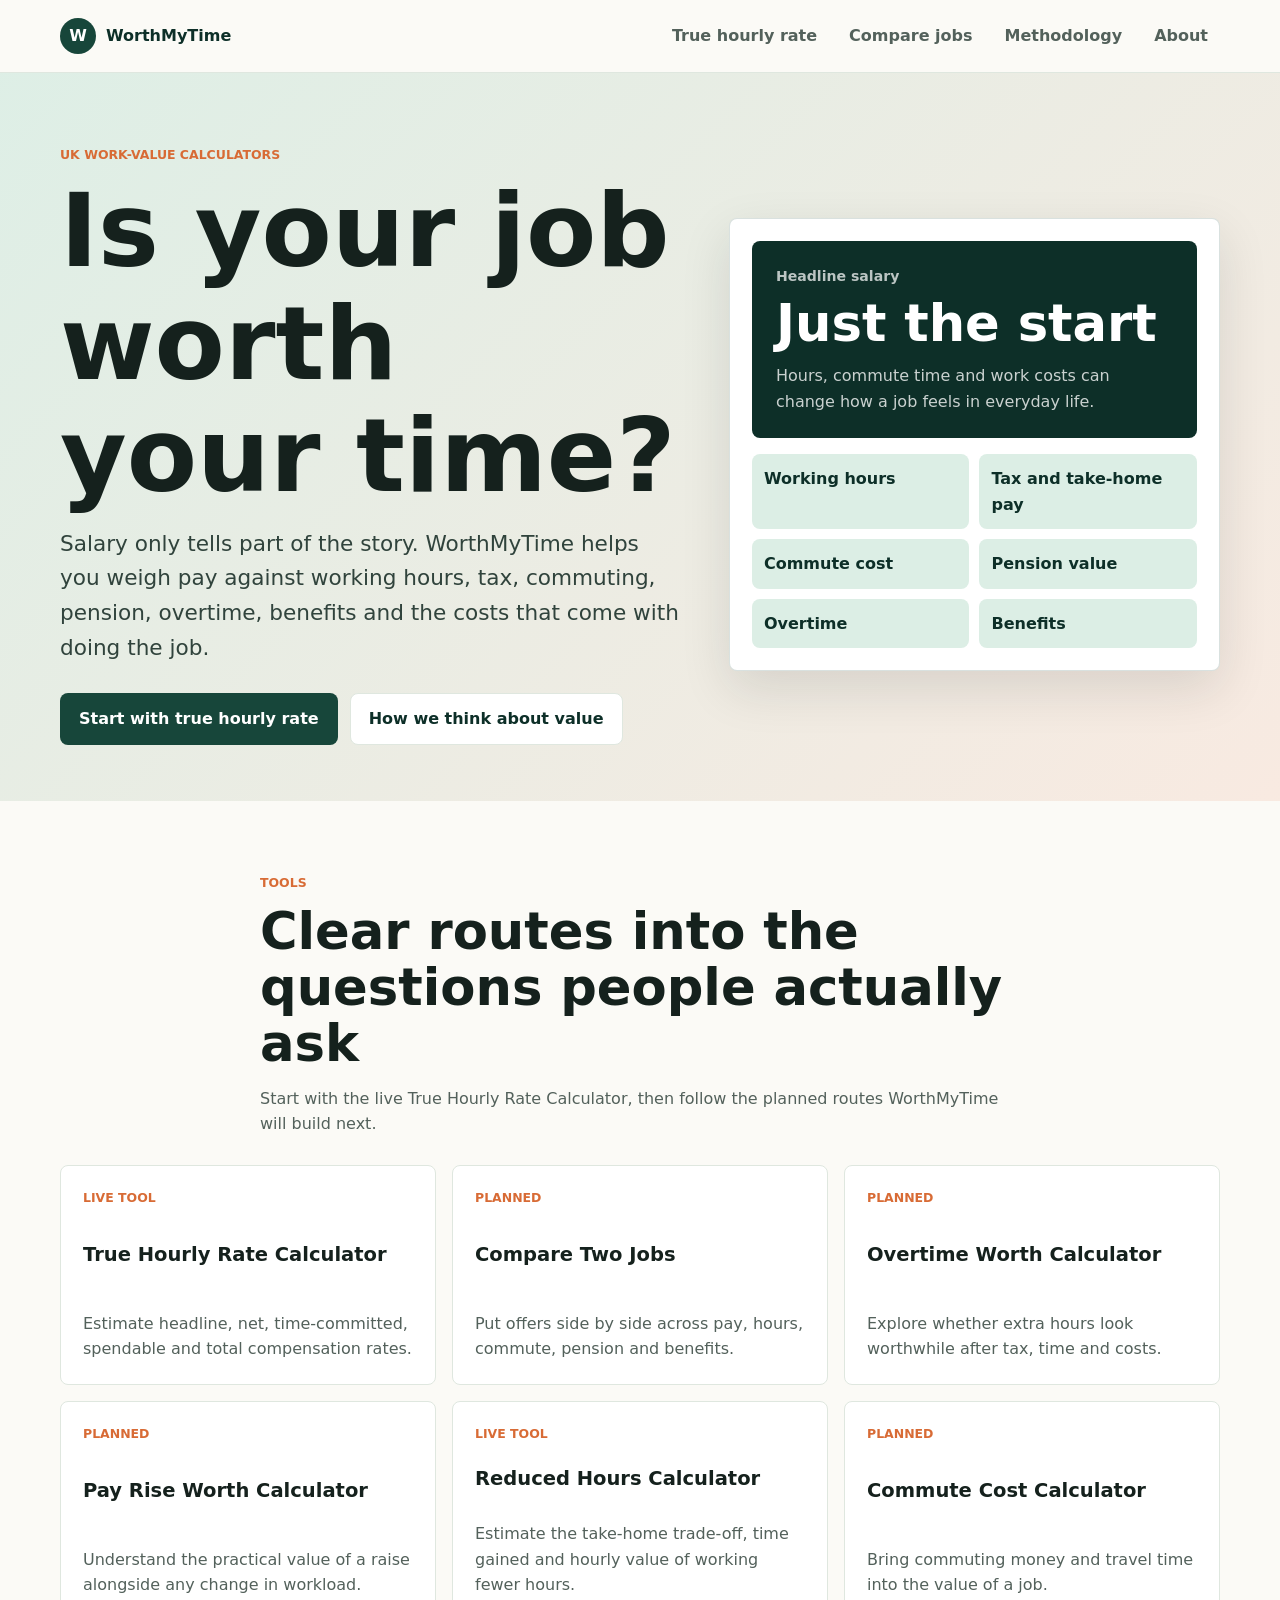
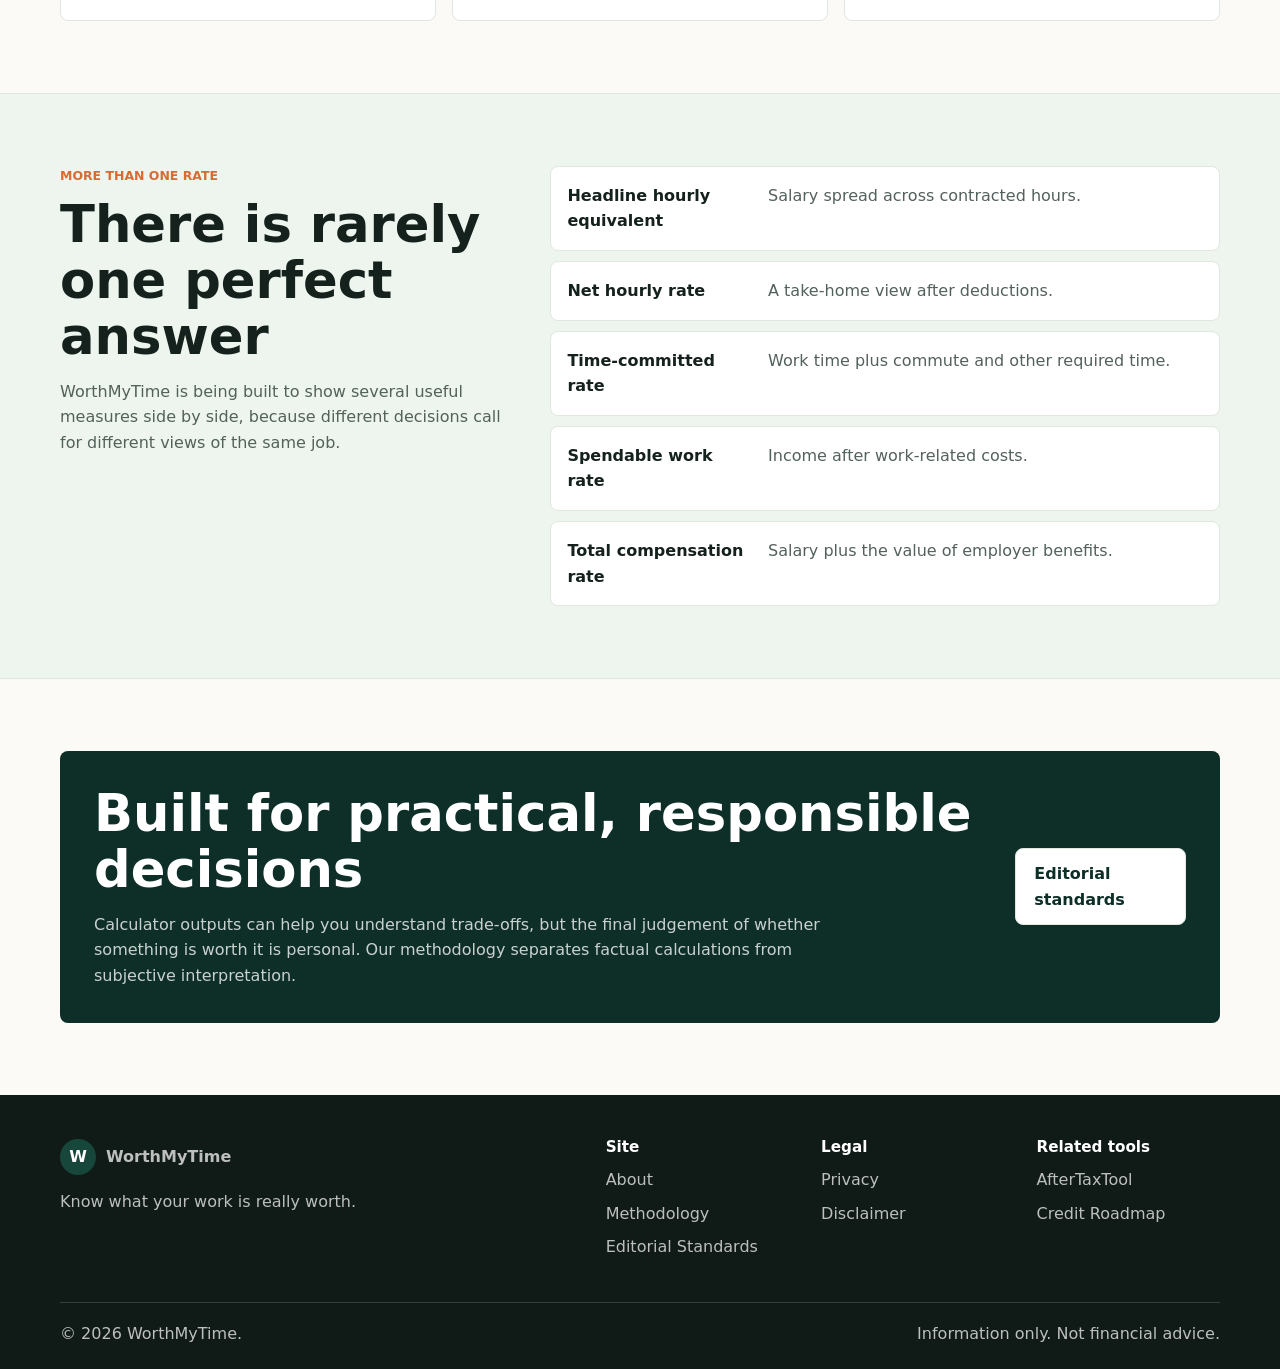
<file: index.html>
<!doctype html>
<html lang="en-GB">
<head>
  <meta charset="utf-8">
  <meta name="viewport" content="width=device-width, initial-scale=1">
  <title>WorthMyTime | Is your job worth your time?</title>
  <meta name="description" content="WorthMyTime helps UK workers understand what their work is really worth by looking beyond salary to hours, tax, commuting, pension, overtime and work-related costs.">
  <link rel="canonical" href="https://worthmytime.co.uk/">
  <meta property="og:title" content="WorthMyTime | Is your job worth your time?">
  <meta property="og:description" content="Understand what your work is really worth beyond headline salary. Built for UK workers.">
  <meta property="og:url" content="https://worthmytime.co.uk/">
  <meta property="og:type" content="website">
  <meta property="og:site_name" content="WorthMyTime">
  <meta name="theme-color" content="#17463a">
  <link rel="icon" href="/assets/icons/favicon.svg" type="image/svg+xml">
  <link rel="stylesheet" href="/assets/css/styles.css">
</head>
<body>
  <a class="skip-link" href="#main">Skip to content</a>
  <header class="site-header">
    <div class="container header-inner">
      <a class="brand" href="/" aria-label="WorthMyTime home">
        <span class="brand-mark" aria-hidden="true">W</span>
        <span>WorthMyTime</span>
      </a>
      <button class="nav-toggle" type="button" aria-expanded="false" aria-controls="site-nav">
        <span class="nav-toggle-line"></span>
        <span class="sr-only">Menu</span>
      </button>
      <nav class="site-nav" id="site-nav" aria-label="Primary navigation">
        <a href="/tools/true-hourly-rate/">True hourly rate</a>
        <a href="/tools/compare-jobs/">Compare jobs</a>
        <a href="/methodology/">Methodology</a>
        <a href="/about/">About</a>
      </nav>
    </div>
  </header>

  <main id="main">
    <section class="hero">
      <div class="container hero-grid">
        <div class="hero-copy">
          <p class="eyebrow">UK work-value calculators</p>
          <h1>Is your job worth your time?</h1>
          <p class="hero-lede">Salary only tells part of the story. WorthMyTime helps you weigh pay against working hours, tax, commuting, pension, overtime, benefits and the costs that come with doing the job.</p>
          <div class="hero-actions">
            <a class="button primary" href="/tools/true-hourly-rate/">Start with true hourly rate</a>
            <a class="button secondary" href="/methodology/">How we think about value</a>
          </div>
        </div>
        <div class="hero-panel" aria-label="Example work value factors">
          <div class="metric-card large">
            <span class="metric-label">Headline salary</span>
            <strong>Just the start</strong>
            <p>Hours, commute time and work costs can change how a job feels in everyday life.</p>
          </div>
          <div class="factor-list">
            <span>Working hours</span>
            <span>Tax and take-home pay</span>
            <span>Commute cost</span>
            <span>Pension value</span>
            <span>Overtime</span>
            <span>Benefits</span>
          </div>
        </div>
      </div>
    </section>

    <section class="section">
      <div class="container section-heading">
        <p class="eyebrow">Tools</p>
        <h2>Clear routes into the questions people actually ask</h2>
        <p>Start with the live True Hourly Rate Calculator, then follow the planned routes WorthMyTime will build next.</p>
      </div>
      <div class="container tool-grid">
        <a class="tool-card" href="/tools/true-hourly-rate/">
          <span class="card-kicker">Live tool</span>
          <h3>True Hourly Rate Calculator</h3>
          <p>Estimate headline, net, time-committed, spendable and total compensation rates.</p>
        </a>
        <a class="tool-card" href="/tools/compare-jobs/">
          <span class="card-kicker">Planned</span>
          <h3>Compare Two Jobs</h3>
          <p>Put offers side by side across pay, hours, commute, pension and benefits.</p>
        </a>
        <a class="tool-card" href="/tools/overtime-worth/">
          <span class="card-kicker">Planned</span>
          <h3>Overtime Worth Calculator</h3>
          <p>Explore whether extra hours look worthwhile after tax, time and costs.</p>
        </a>
        <a class="tool-card" href="/tools/pay-rise-worth/">
          <span class="card-kicker">Planned</span>
          <h3>Pay Rise Worth Calculator</h3>
          <p>Understand the practical value of a raise alongside any change in workload.</p>
        </a>
        <a class="tool-card" href="/tools/reduced-hours/">
          <span class="card-kicker">Live tool</span>
          <h3>Reduced Hours Calculator</h3>
          <p>Estimate the take-home trade-off, time gained and hourly value of working fewer hours.</p>
        </a>
        <a class="tool-card" href="/tools/commute-cost/">
          <span class="card-kicker">Planned</span>
          <h3>Commute Cost Calculator</h3>
          <p>Bring commuting money and travel time into the value of a job.</p>
        </a>
      </div>
    </section>

    <section class="section muted">
      <div class="container split">
        <div>
          <p class="eyebrow">More than one rate</p>
          <h2>There is rarely one perfect answer</h2>
          <p>WorthMyTime is being built to show several useful measures side by side, because different decisions call for different views of the same job.</p>
        </div>
        <div class="rate-list" aria-label="Types of work value rates">
          <div><strong>Headline hourly equivalent</strong><span>Salary spread across contracted hours.</span></div>
          <div><strong>Net hourly rate</strong><span>A take-home view after deductions.</span></div>
          <div><strong>Time-committed rate</strong><span>Work time plus commute and other required time.</span></div>
          <div><strong>Spendable work rate</strong><span>Income after work-related costs.</span></div>
          <div><strong>Total compensation rate</strong><span>Salary plus the value of employer benefits.</span></div>
        </div>
      </div>
    </section>

    <section class="section">
      <div class="container trust-band">
        <div>
          <h2>Built for practical, responsible decisions</h2>
          <p>Calculator outputs can help you understand trade-offs, but the final judgement of whether something is worth it is personal. Our methodology separates factual calculations from subjective interpretation.</p>
        </div>
        <a class="button secondary" href="/editorial-standards/">Editorial standards</a>
      </div>
    </section>
  </main>

  <footer class="site-footer">
    <div class="container footer-grid">
      <div>
        <a class="brand footer-brand" href="/">
          <span class="brand-mark" aria-hidden="true">W</span>
          <span>WorthMyTime</span>
        </a>
        <p>Know what your work is really worth.</p>
      </div>
      <nav aria-label="Footer navigation">
        <h2>Site</h2>
        <a href="/about/">About</a>
        <a href="/methodology/">Methodology</a>
        <a href="/editorial-standards/">Editorial Standards</a>
      </nav>
      <nav aria-label="Legal navigation">
        <h2>Legal</h2>
        <a href="/privacy/">Privacy</a>
        <a href="/disclaimer/">Disclaimer</a>
      </nav>
      <nav aria-label="Related tools">
        <h2>Related tools</h2>
        <a href="https://aftertaxtool.com/">AfterTaxTool</a>
        <a href="https://creditroadmap.co.uk/">Credit Roadmap</a>
      </nav>
    </div>
    <div class="container footer-bottom">
      <span>&copy; <span data-current-year>2026</span> WorthMyTime.</span>
      <span>Information only. Not financial advice.</span>
    </div>
  </footer>
  <script src="/assets/js/main.js" defer></script>
</body>
</html>
</file>
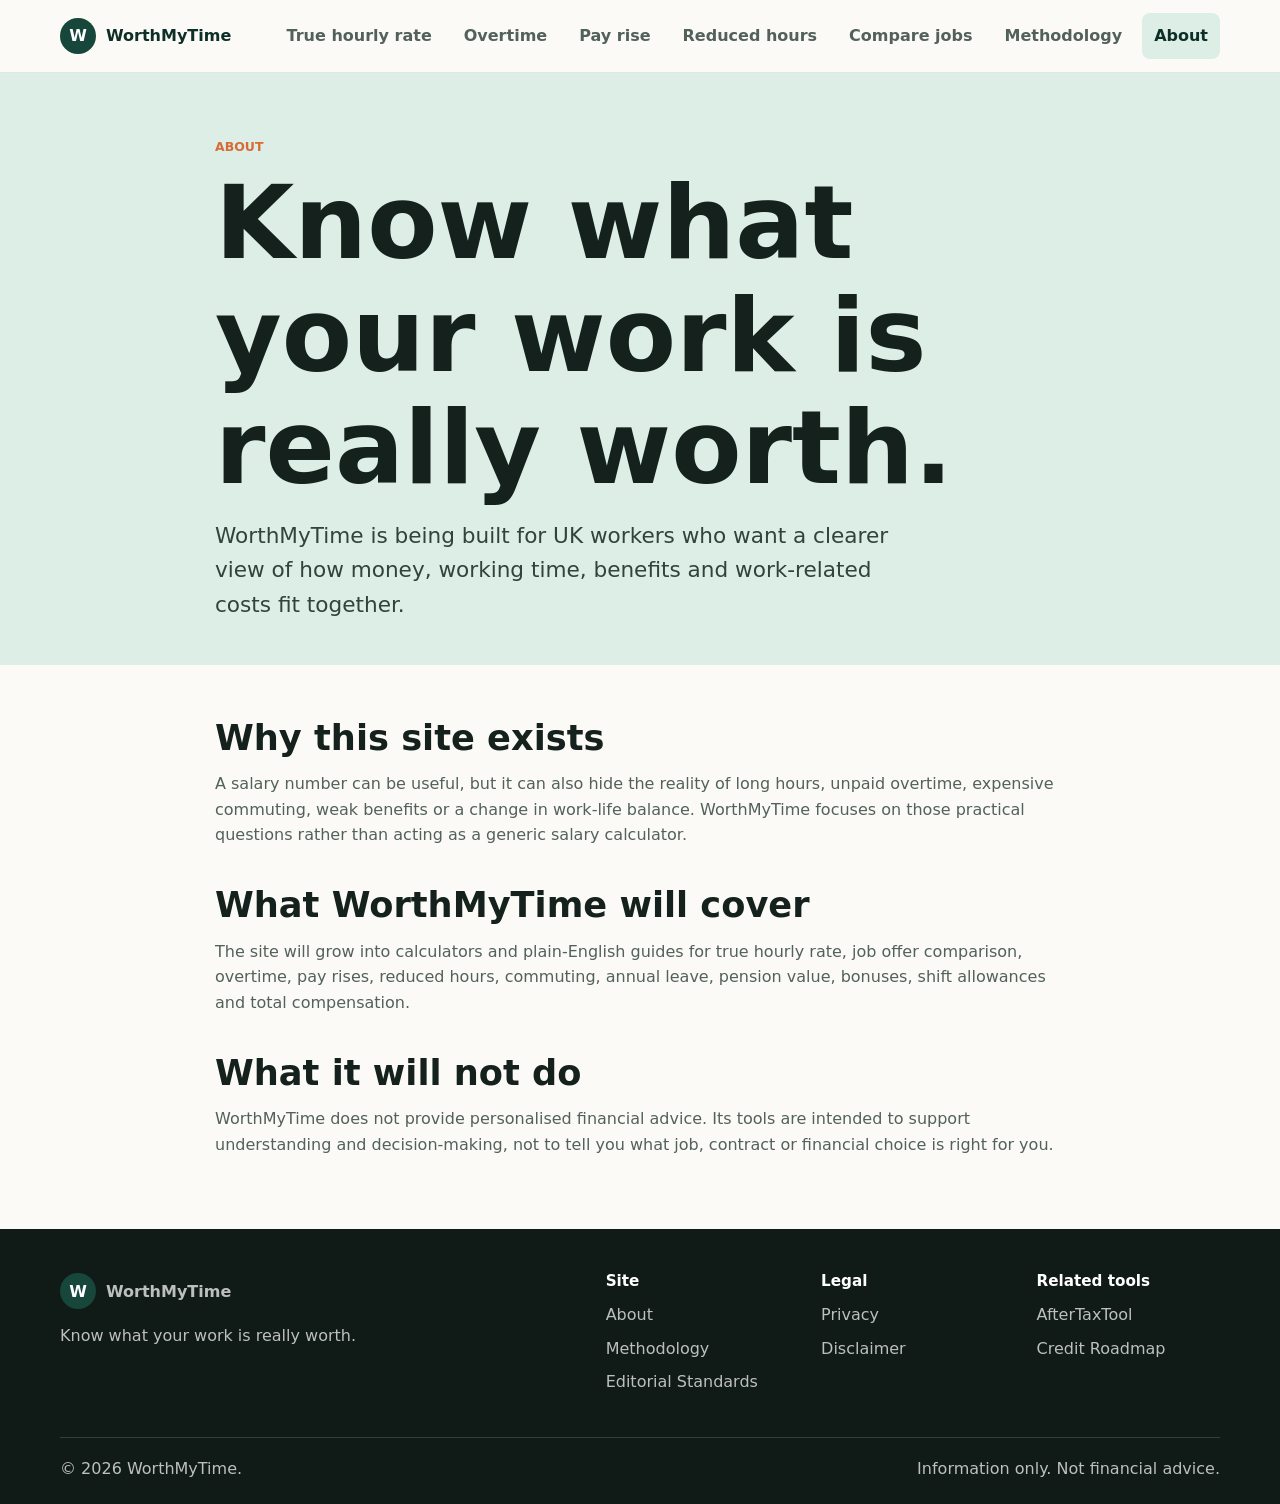
<file: about/index.html>
<!doctype html>
<html lang="en-GB">
<head>
  <meta charset="utf-8">
  <meta name="viewport" content="width=device-width, initial-scale=1">
  <title>About WorthMyTime | UK work-value tools</title>
  <meta name="description" content="Learn what WorthMyTime is being built to do: help UK workers understand the relationship between pay, time, benefits and work-related costs.">
  <link rel="canonical" href="https://worthmytime.co.uk/about/">
  <meta property="og:title" content="About WorthMyTime">
  <meta property="og:description" content="WorthMyTime is a UK consumer website for understanding what work is really worth beyond headline salary.">
  <meta property="og:url" content="https://worthmytime.co.uk/about/">
  <meta property="og:type" content="website">
  <meta property="og:site_name" content="WorthMyTime">
  <link rel="icon" href="/assets/icons/favicon.svg" type="image/svg+xml">
  <link rel="stylesheet" href="/assets/css/styles.css">
</head>
<body>
  <a class="skip-link" href="#main">Skip to content</a>
  <header class="site-header"><div class="container header-inner"><a class="brand" href="/" aria-label="WorthMyTime home"><span class="brand-mark" aria-hidden="true">W</span><span>WorthMyTime</span></a><button class="nav-toggle" type="button" aria-expanded="false" aria-controls="site-nav"><span class="nav-toggle-line"></span><span class="sr-only">Menu</span></button><nav class="site-nav" id="site-nav" aria-label="Primary navigation"><a href="/tools/true-hourly-rate/">True hourly rate</a><a href="/tools/overtime-worth/">Overtime</a><a href="/tools/pay-rise-worth/">Pay rise</a><a href="/tools/reduced-hours/">Reduced hours</a><a href="/tools/compare-jobs/">Compare jobs</a><a href="/methodology/">Methodology</a><a href="/about/">About</a></nav></div></header>
  <main id="main">
    <section class="page-hero"><div class="container"><p class="eyebrow">About</p><h1>Know what your work is really worth.</h1><p class="hero-lede">WorthMyTime is being built for UK workers who want a clearer view of how money, working time, benefits and work-related costs fit together.</p></div></section>
    <article class="container content">
      <h2>Why this site exists</h2>
      <p>A salary number can be useful, but it can also hide the reality of long hours, unpaid overtime, expensive commuting, weak benefits or a change in work-life balance. WorthMyTime focuses on those practical questions rather than acting as a generic salary calculator.</p>
      <h2>What WorthMyTime will cover</h2>
      <p>The site will grow into calculators and plain-English guides for true hourly rate, job offer comparison, overtime, pay rises, reduced hours, commuting, annual leave, pension value, bonuses, shift allowances and total compensation.</p>
      <h2>What it will not do</h2>
      <p>WorthMyTime does not provide personalised financial advice. Its tools are intended to support understanding and decision-making, not to tell you what job, contract or financial choice is right for you.</p>
    </article>
  </main>
  <footer class="site-footer"><div class="container footer-grid"><div><a class="brand footer-brand" href="/"><span class="brand-mark" aria-hidden="true">W</span><span>WorthMyTime</span></a><p>Know what your work is really worth.</p></div><nav aria-label="Footer navigation"><h2>Site</h2><a href="/about/">About</a><a href="/methodology/">Methodology</a><a href="/editorial-standards/">Editorial Standards</a></nav><nav aria-label="Legal navigation"><h2>Legal</h2><a href="/privacy/">Privacy</a><a href="/disclaimer/">Disclaimer</a></nav><nav aria-label="Related tools"><h2>Related tools</h2><a href="https://aftertaxtool.com/">AfterTaxTool</a><a href="https://creditroadmap.co.uk/">Credit Roadmap</a></nav></div><div class="container footer-bottom"><span>&copy; <span data-current-year>2026</span> WorthMyTime.</span><span>Information only. Not financial advice.</span></div></footer>
  <script src="/assets/js/main.js" defer></script>
</body>
</html>
</file>
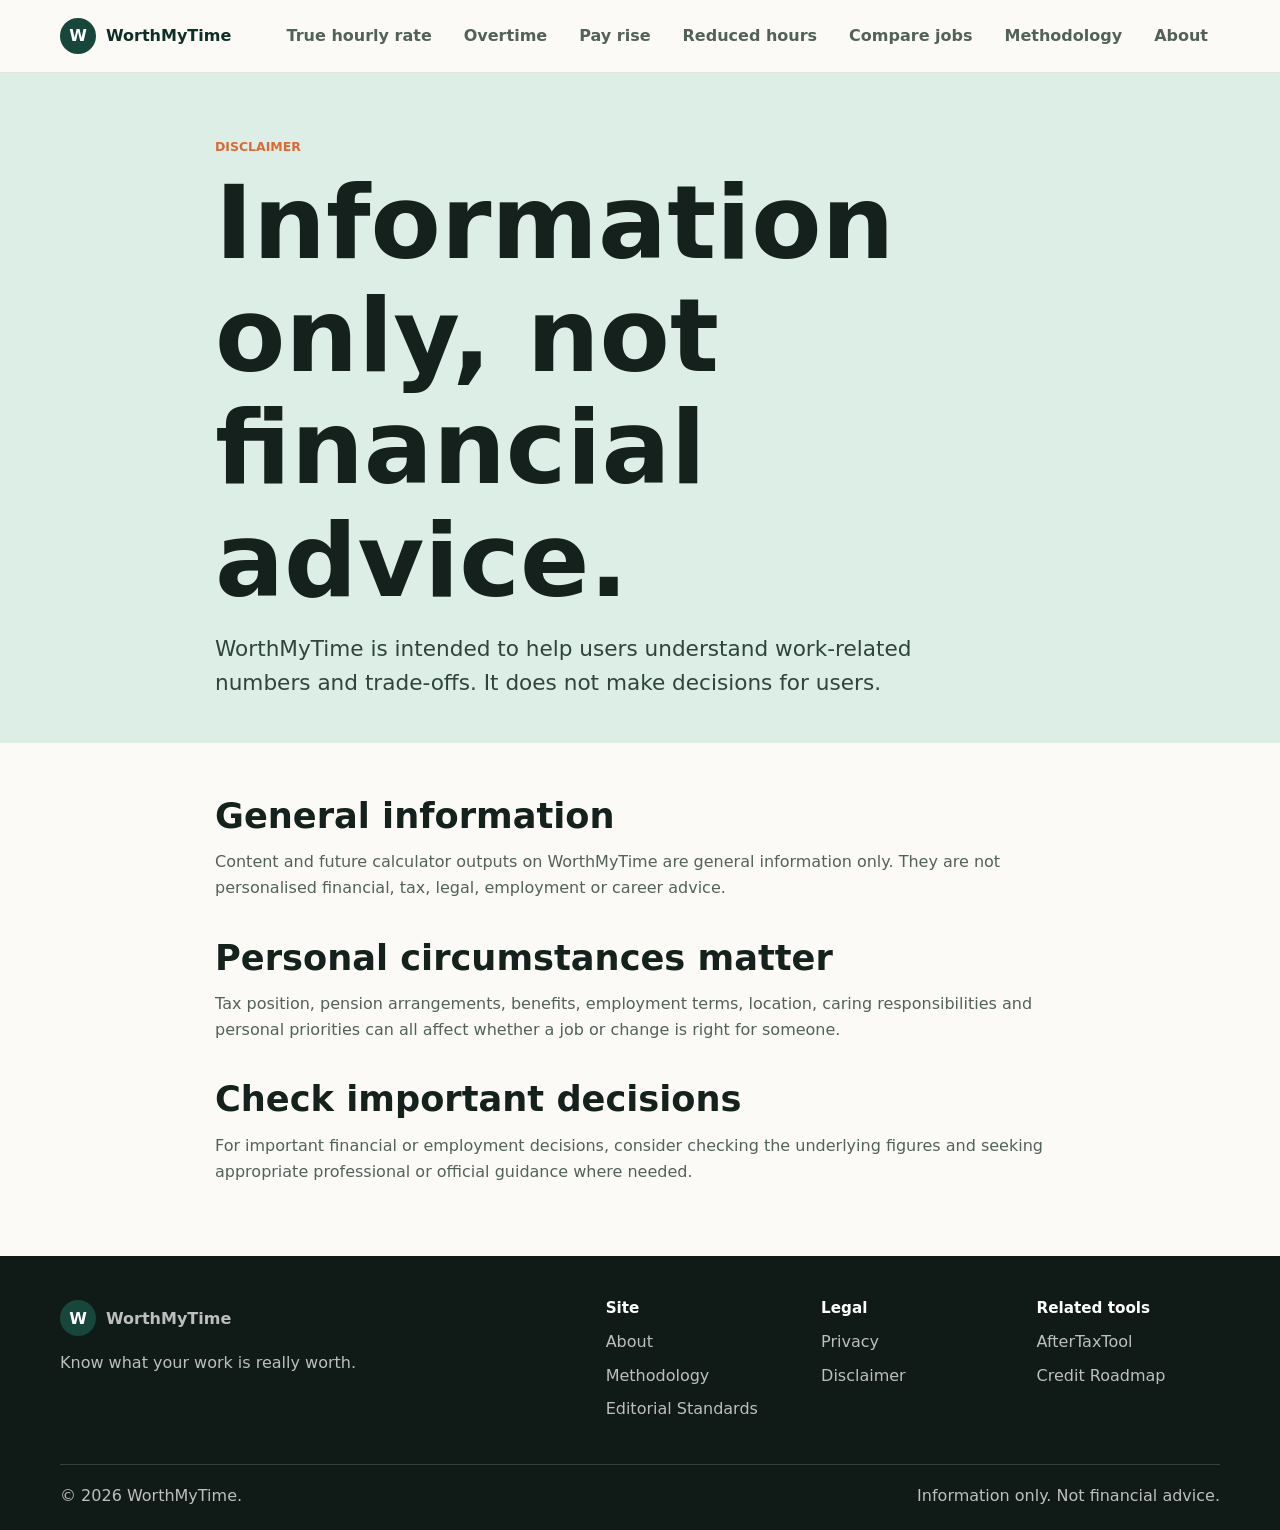
<file: disclaimer/index.html>
<!doctype html>
<html lang="en-GB">
<head>
  <meta charset="utf-8">
  <meta name="viewport" content="width=device-width, initial-scale=1">
  <title>Disclaimer | WorthMyTime</title>
  <meta name="description" content="WorthMyTime provides general information and calculation tools only. Outputs are not personalised financial advice.">
  <link rel="canonical" href="https://worthmytime.co.uk/disclaimer/">
  <meta property="og:title" content="WorthMyTime Disclaimer">
  <meta property="og:description" content="WorthMyTime provides general information only, not personalised financial advice.">
  <meta property="og:url" content="https://worthmytime.co.uk/disclaimer/">
  <meta property="og:type" content="website">
  <meta property="og:site_name" content="WorthMyTime">
  <link rel="icon" href="/assets/icons/favicon.svg" type="image/svg+xml">
  <link rel="stylesheet" href="/assets/css/styles.css">
</head>
<body>
  <a class="skip-link" href="#main">Skip to content</a>
  <header class="site-header"><div class="container header-inner"><a class="brand" href="/" aria-label="WorthMyTime home"><span class="brand-mark" aria-hidden="true">W</span><span>WorthMyTime</span></a><button class="nav-toggle" type="button" aria-expanded="false" aria-controls="site-nav"><span class="nav-toggle-line"></span><span class="sr-only">Menu</span></button><nav class="site-nav" id="site-nav" aria-label="Primary navigation"><a href="/tools/true-hourly-rate/">True hourly rate</a><a href="/tools/overtime-worth/">Overtime</a><a href="/tools/pay-rise-worth/">Pay rise</a><a href="/tools/reduced-hours/">Reduced hours</a><a href="/tools/compare-jobs/">Compare jobs</a><a href="/methodology/">Methodology</a><a href="/about/">About</a></nav></div></header>
  <main id="main">
    <section class="page-hero"><div class="container"><p class="eyebrow">Disclaimer</p><h1>Information only, not financial advice.</h1><p class="hero-lede">WorthMyTime is intended to help users understand work-related numbers and trade-offs. It does not make decisions for users.</p></div></section>
    <article class="container content">
      <h2>General information</h2>
      <p>Content and future calculator outputs on WorthMyTime are general information only. They are not personalised financial, tax, legal, employment or career advice.</p>
      <h2>Personal circumstances matter</h2>
      <p>Tax position, pension arrangements, benefits, employment terms, location, caring responsibilities and personal priorities can all affect whether a job or change is right for someone.</p>
      <h2>Check important decisions</h2>
      <p>For important financial or employment decisions, consider checking the underlying figures and seeking appropriate professional or official guidance where needed.</p>
    </article>
  </main>
  <footer class="site-footer"><div class="container footer-grid"><div><a class="brand footer-brand" href="/"><span class="brand-mark" aria-hidden="true">W</span><span>WorthMyTime</span></a><p>Know what your work is really worth.</p></div><nav aria-label="Footer navigation"><h2>Site</h2><a href="/about/">About</a><a href="/methodology/">Methodology</a><a href="/editorial-standards/">Editorial Standards</a></nav><nav aria-label="Legal navigation"><h2>Legal</h2><a href="/privacy/">Privacy</a><a href="/disclaimer/">Disclaimer</a></nav><nav aria-label="Related tools"><h2>Related tools</h2><a href="https://aftertaxtool.com/">AfterTaxTool</a><a href="https://creditroadmap.co.uk/">Credit Roadmap</a></nav></div><div class="container footer-bottom"><span>&copy; <span data-current-year>2026</span> WorthMyTime.</span><span>Information only. Not financial advice.</span></div></footer>
  <script src="/assets/js/main.js" defer></script>
</body>
</html>
</file>
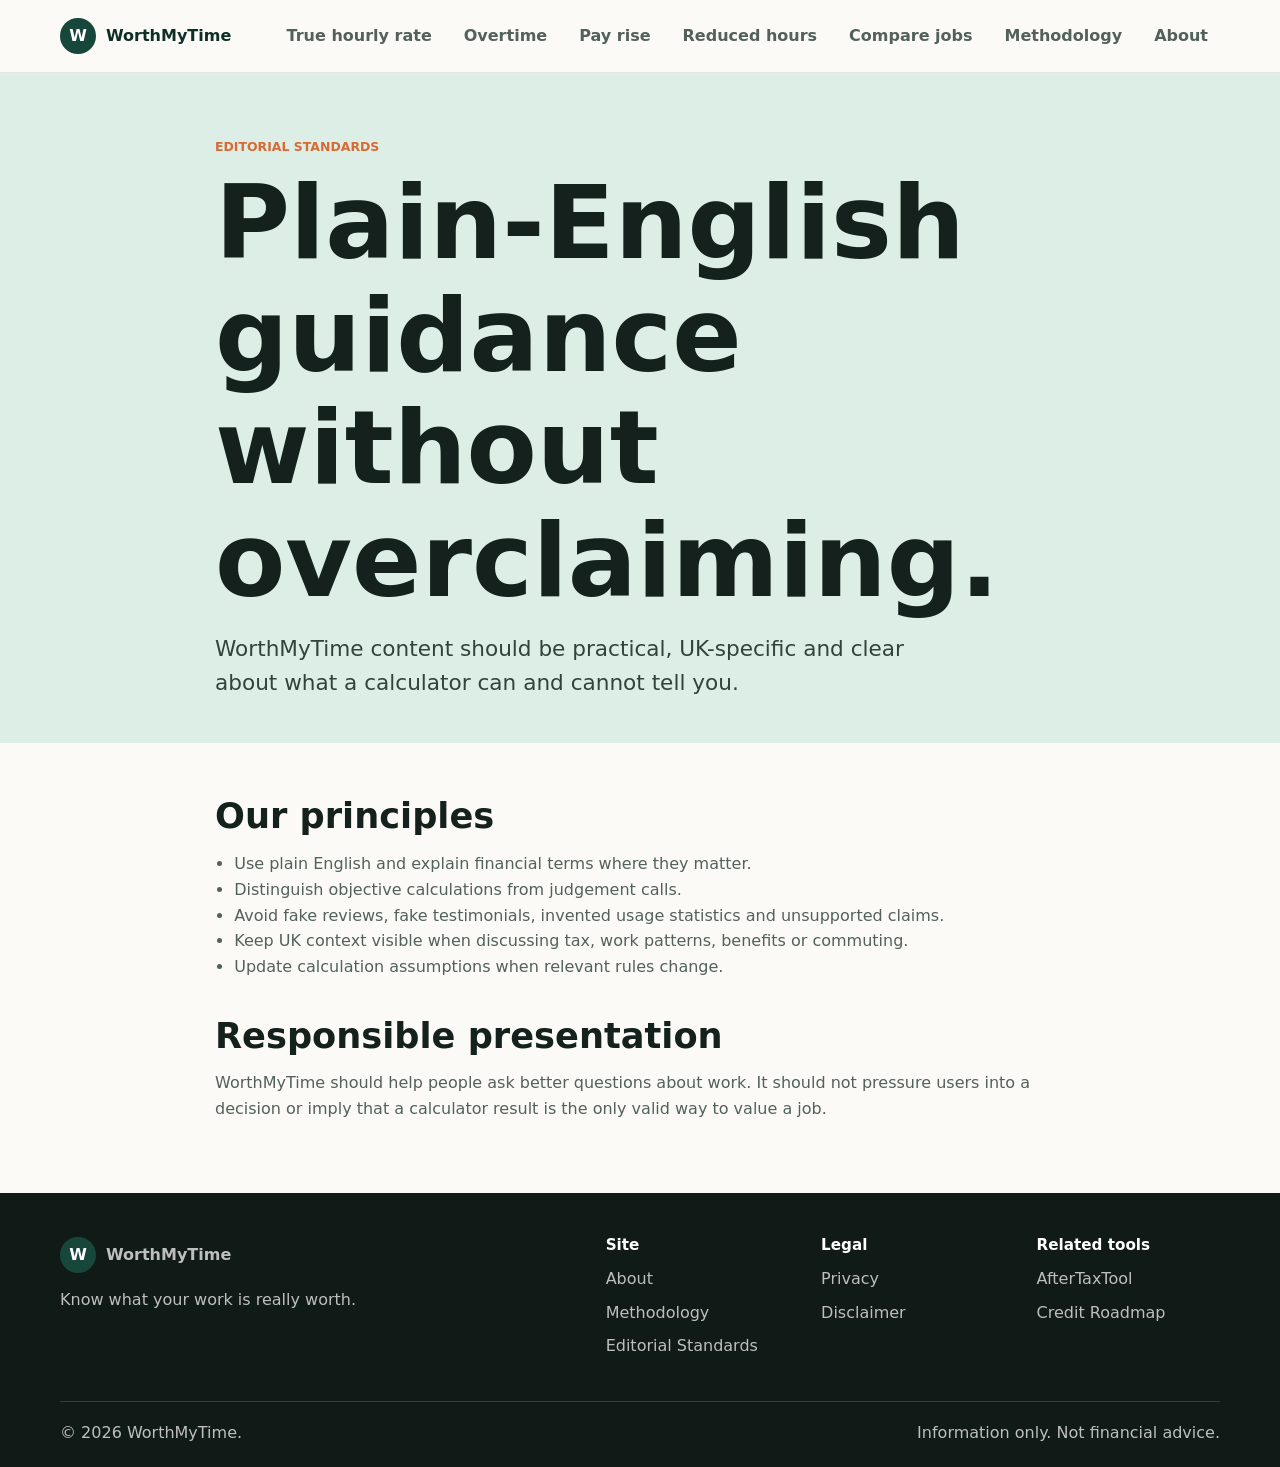
<file: editorial-standards/index.html>
<!doctype html>
<html lang="en-GB">
<head>
  <meta charset="utf-8">
  <meta name="viewport" content="width=device-width, initial-scale=1">
  <title>Editorial Standards | WorthMyTime</title>
  <meta name="description" content="WorthMyTime's editorial principles for clear, responsible, UK-specific consumer information about work value.">
  <link rel="canonical" href="https://worthmytime.co.uk/editorial-standards/">
  <meta property="og:title" content="WorthMyTime Editorial Standards">
  <meta property="og:description" content="Our principles for practical, responsible and transparent work-value content.">
  <meta property="og:url" content="https://worthmytime.co.uk/editorial-standards/">
  <meta property="og:type" content="website">
  <meta property="og:site_name" content="WorthMyTime">
  <link rel="icon" href="/assets/icons/favicon.svg" type="image/svg+xml">
  <link rel="stylesheet" href="/assets/css/styles.css">
</head>
<body>
  <a class="skip-link" href="#main">Skip to content</a>
  <header class="site-header"><div class="container header-inner"><a class="brand" href="/" aria-label="WorthMyTime home"><span class="brand-mark" aria-hidden="true">W</span><span>WorthMyTime</span></a><button class="nav-toggle" type="button" aria-expanded="false" aria-controls="site-nav"><span class="nav-toggle-line"></span><span class="sr-only">Menu</span></button><nav class="site-nav" id="site-nav" aria-label="Primary navigation"><a href="/tools/true-hourly-rate/">True hourly rate</a><a href="/tools/overtime-worth/">Overtime</a><a href="/tools/pay-rise-worth/">Pay rise</a><a href="/tools/reduced-hours/">Reduced hours</a><a href="/tools/compare-jobs/">Compare jobs</a><a href="/methodology/">Methodology</a><a href="/about/">About</a></nav></div></header>
  <main id="main">
    <section class="page-hero"><div class="container"><p class="eyebrow">Editorial standards</p><h1>Plain-English guidance without overclaiming.</h1><p class="hero-lede">WorthMyTime content should be practical, UK-specific and clear about what a calculator can and cannot tell you.</p></div></section>
    <article class="container content">
      <h2>Our principles</h2>
      <ul>
        <li>Use plain English and explain financial terms where they matter.</li>
        <li>Distinguish objective calculations from judgement calls.</li>
        <li>Avoid fake reviews, fake testimonials, invented usage statistics and unsupported claims.</li>
        <li>Keep UK context visible when discussing tax, work patterns, benefits or commuting.</li>
        <li>Update calculation assumptions when relevant rules change.</li>
      </ul>
      <h2>Responsible presentation</h2>
      <p>WorthMyTime should help people ask better questions about work. It should not pressure users into a decision or imply that a calculator result is the only valid way to value a job.</p>
    </article>
  </main>
  <footer class="site-footer"><div class="container footer-grid"><div><a class="brand footer-brand" href="/"><span class="brand-mark" aria-hidden="true">W</span><span>WorthMyTime</span></a><p>Know what your work is really worth.</p></div><nav aria-label="Footer navigation"><h2>Site</h2><a href="/about/">About</a><a href="/methodology/">Methodology</a><a href="/editorial-standards/">Editorial Standards</a></nav><nav aria-label="Legal navigation"><h2>Legal</h2><a href="/privacy/">Privacy</a><a href="/disclaimer/">Disclaimer</a></nav><nav aria-label="Related tools"><h2>Related tools</h2><a href="https://aftertaxtool.com/">AfterTaxTool</a><a href="https://creditroadmap.co.uk/">Credit Roadmap</a></nav></div><div class="container footer-bottom"><span>&copy; <span data-current-year>2026</span> WorthMyTime.</span><span>Information only. Not financial advice.</span></div></footer>
  <script src="/assets/js/main.js" defer></script>
</body>
</html>
</file>
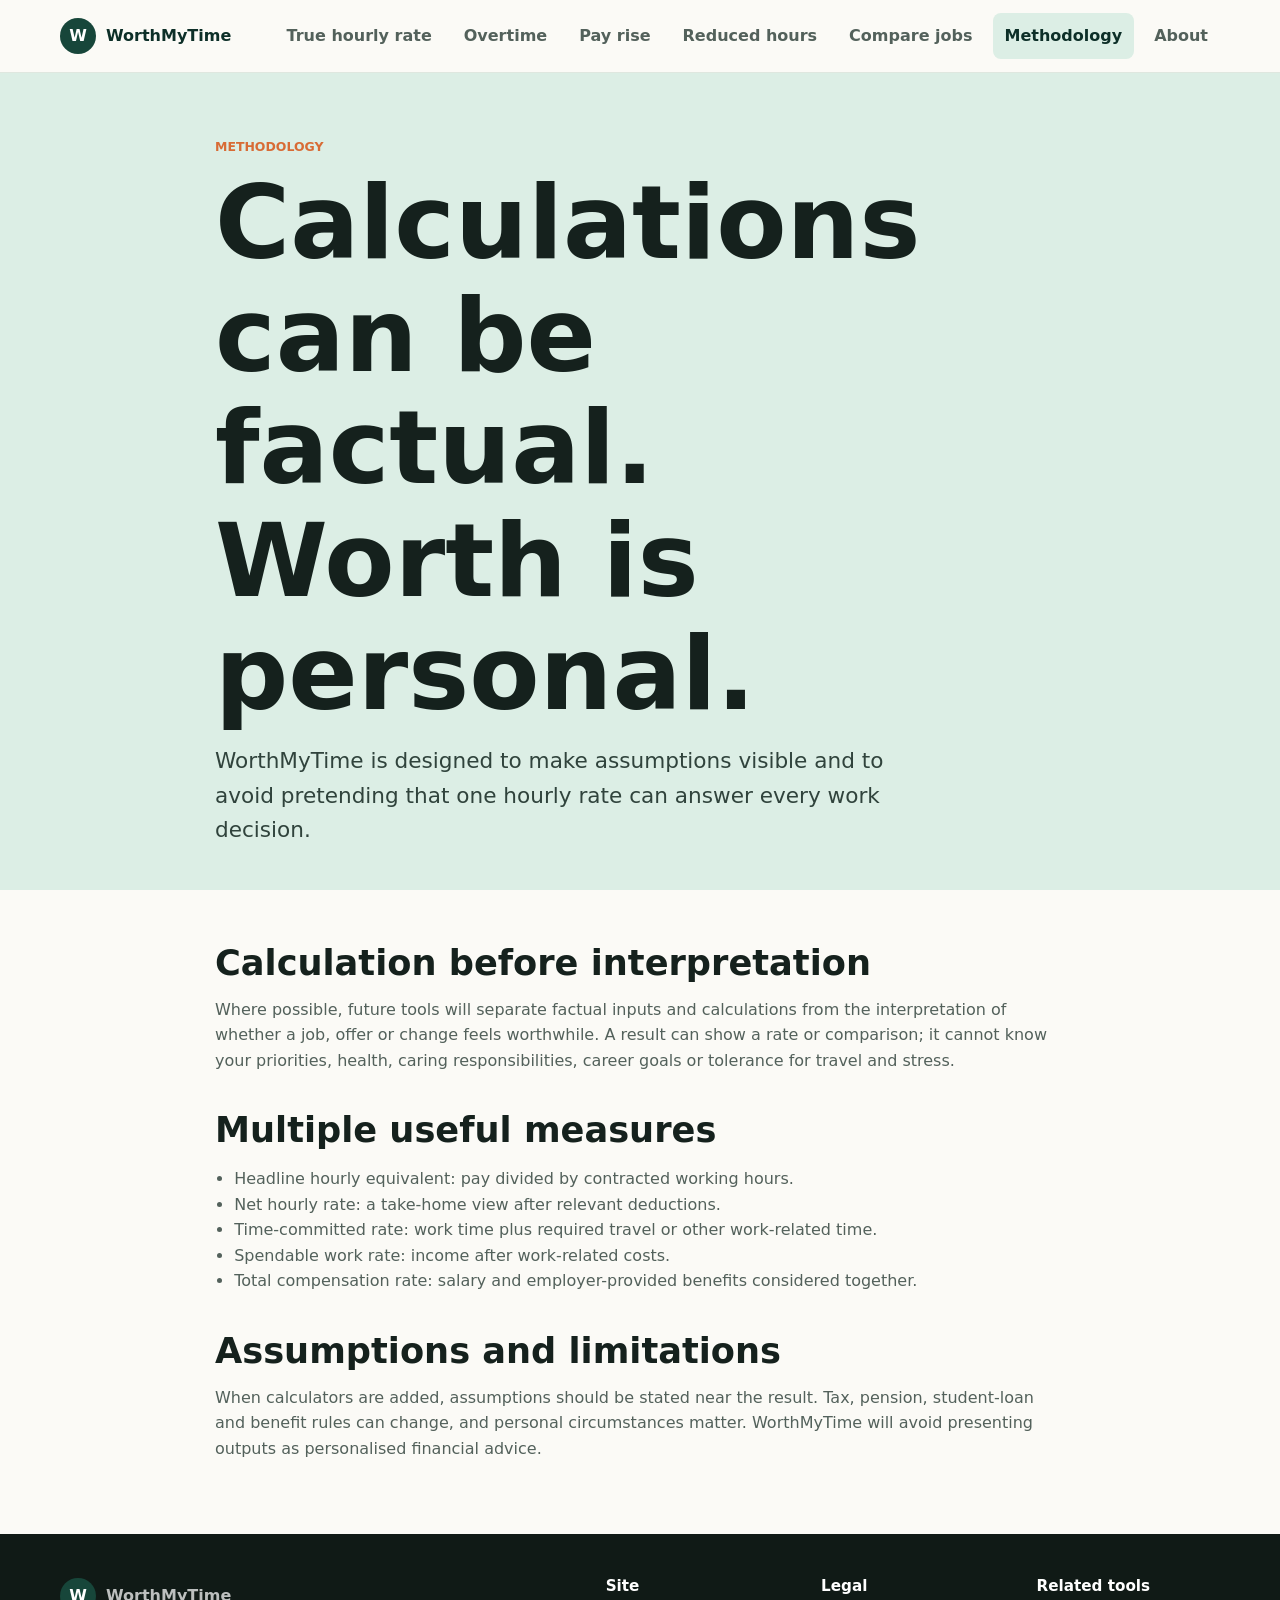
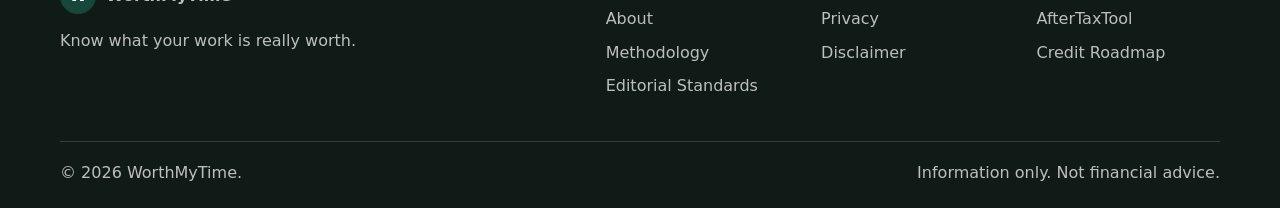
<file: methodology/index.html>
<!doctype html>
<html lang="en-GB">
<head>
  <meta charset="utf-8">
  <meta name="viewport" content="width=device-width, initial-scale=1">
  <title>Methodology | WorthMyTime</title>
  <meta name="description" content="How WorthMyTime separates factual work-value calculations from subjective judgements about whether a job or change is worth it.">
  <link rel="canonical" href="https://worthmytime.co.uk/methodology/">
  <meta property="og:title" content="WorthMyTime Methodology">
  <meta property="og:description" content="Our approach to factual calculations, assumptions and subjective worth-it interpretations.">
  <meta property="og:url" content="https://worthmytime.co.uk/methodology/">
  <meta property="og:type" content="website">
  <meta property="og:site_name" content="WorthMyTime">
  <link rel="icon" href="/assets/icons/favicon.svg" type="image/svg+xml">
  <link rel="stylesheet" href="/assets/css/styles.css">
</head>
<body>
  <a class="skip-link" href="#main">Skip to content</a>
  <header class="site-header"><div class="container header-inner"><a class="brand" href="/" aria-label="WorthMyTime home"><span class="brand-mark" aria-hidden="true">W</span><span>WorthMyTime</span></a><button class="nav-toggle" type="button" aria-expanded="false" aria-controls="site-nav"><span class="nav-toggle-line"></span><span class="sr-only">Menu</span></button><nav class="site-nav" id="site-nav" aria-label="Primary navigation"><a href="/tools/true-hourly-rate/">True hourly rate</a><a href="/tools/overtime-worth/">Overtime</a><a href="/tools/pay-rise-worth/">Pay rise</a><a href="/tools/reduced-hours/">Reduced hours</a><a href="/tools/compare-jobs/">Compare jobs</a><a href="/methodology/">Methodology</a><a href="/about/">About</a></nav></div></header>
  <main id="main">
    <section class="page-hero"><div class="container"><p class="eyebrow">Methodology</p><h1>Calculations can be factual. Worth is personal.</h1><p class="hero-lede">WorthMyTime is designed to make assumptions visible and to avoid pretending that one hourly rate can answer every work decision.</p></div></section>
    <article class="container content">
      <h2>Calculation before interpretation</h2>
      <p>Where possible, future tools will separate factual inputs and calculations from the interpretation of whether a job, offer or change feels worthwhile. A result can show a rate or comparison; it cannot know your priorities, health, caring responsibilities, career goals or tolerance for travel and stress.</p>
      <h2>Multiple useful measures</h2>
      <ul>
        <li>Headline hourly equivalent: pay divided by contracted working hours.</li>
        <li>Net hourly rate: a take-home view after relevant deductions.</li>
        <li>Time-committed rate: work time plus required travel or other work-related time.</li>
        <li>Spendable work rate: income after work-related costs.</li>
        <li>Total compensation rate: salary and employer-provided benefits considered together.</li>
      </ul>
      <h2>Assumptions and limitations</h2>
      <p>When calculators are added, assumptions should be stated near the result. Tax, pension, student-loan and benefit rules can change, and personal circumstances matter. WorthMyTime will avoid presenting outputs as personalised financial advice.</p>
    </article>
  </main>
  <footer class="site-footer"><div class="container footer-grid"><div><a class="brand footer-brand" href="/"><span class="brand-mark" aria-hidden="true">W</span><span>WorthMyTime</span></a><p>Know what your work is really worth.</p></div><nav aria-label="Footer navigation"><h2>Site</h2><a href="/about/">About</a><a href="/methodology/">Methodology</a><a href="/editorial-standards/">Editorial Standards</a></nav><nav aria-label="Legal navigation"><h2>Legal</h2><a href="/privacy/">Privacy</a><a href="/disclaimer/">Disclaimer</a></nav><nav aria-label="Related tools"><h2>Related tools</h2><a href="https://aftertaxtool.com/">AfterTaxTool</a><a href="https://creditroadmap.co.uk/">Credit Roadmap</a></nav></div><div class="container footer-bottom"><span>&copy; <span data-current-year>2026</span> WorthMyTime.</span><span>Information only. Not financial advice.</span></div></footer>
  <script src="/assets/js/main.js" defer></script>
</body>
</html>
</file>
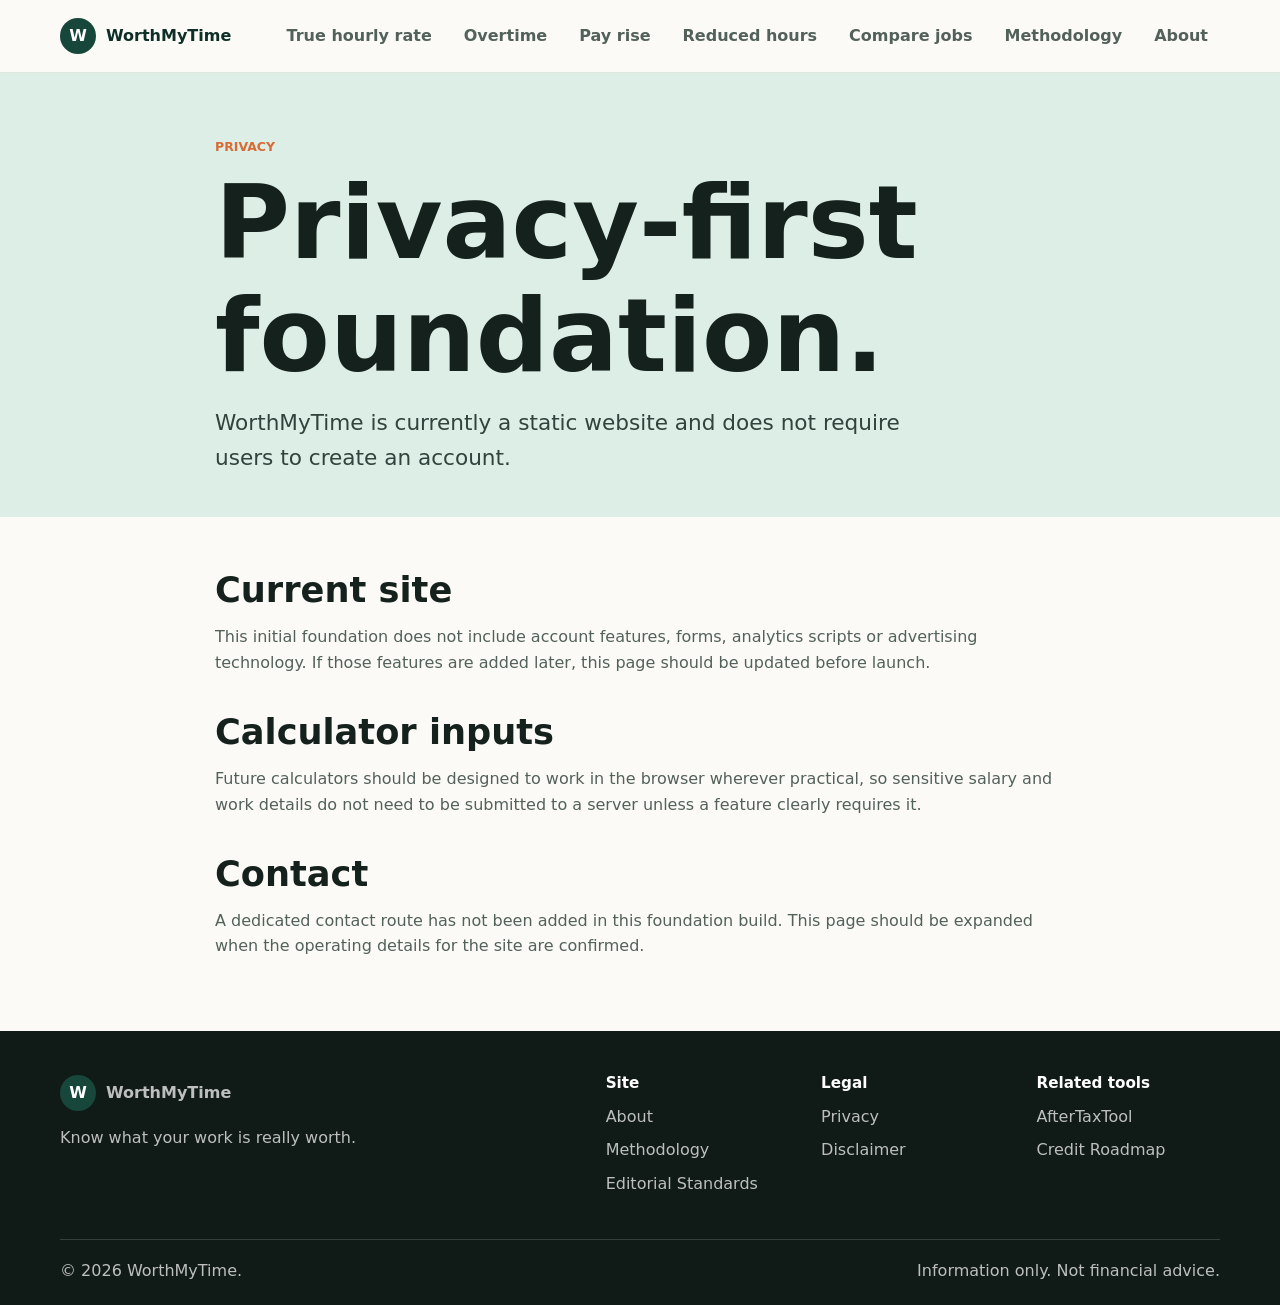
<file: privacy/index.html>
<!doctype html>
<html lang="en-GB">
<head>
  <meta charset="utf-8">
  <meta name="viewport" content="width=device-width, initial-scale=1">
  <title>Privacy | WorthMyTime</title>
  <meta name="description" content="Privacy information for WorthMyTime, a UK work-value website currently built as a lightweight static site.">
  <link rel="canonical" href="https://worthmytime.co.uk/privacy/">
  <meta property="og:title" content="WorthMyTime Privacy">
  <meta property="og:description" content="Privacy information for WorthMyTime.">
  <meta property="og:url" content="https://worthmytime.co.uk/privacy/">
  <meta property="og:type" content="website">
  <meta property="og:site_name" content="WorthMyTime">
  <link rel="icon" href="/assets/icons/favicon.svg" type="image/svg+xml">
  <link rel="stylesheet" href="/assets/css/styles.css">
</head>
<body>
  <a class="skip-link" href="#main">Skip to content</a>
  <header class="site-header"><div class="container header-inner"><a class="brand" href="/" aria-label="WorthMyTime home"><span class="brand-mark" aria-hidden="true">W</span><span>WorthMyTime</span></a><button class="nav-toggle" type="button" aria-expanded="false" aria-controls="site-nav"><span class="nav-toggle-line"></span><span class="sr-only">Menu</span></button><nav class="site-nav" id="site-nav" aria-label="Primary navigation"><a href="/tools/true-hourly-rate/">True hourly rate</a><a href="/tools/overtime-worth/">Overtime</a><a href="/tools/pay-rise-worth/">Pay rise</a><a href="/tools/reduced-hours/">Reduced hours</a><a href="/tools/compare-jobs/">Compare jobs</a><a href="/methodology/">Methodology</a><a href="/about/">About</a></nav></div></header>
  <main id="main">
    <section class="page-hero"><div class="container"><p class="eyebrow">Privacy</p><h1>Privacy-first foundation.</h1><p class="hero-lede">WorthMyTime is currently a static website and does not require users to create an account.</p></div></section>
    <article class="container content">
      <h2>Current site</h2>
      <p>This initial foundation does not include account features, forms, analytics scripts or advertising technology. If those features are added later, this page should be updated before launch.</p>
      <h2>Calculator inputs</h2>
      <p>Future calculators should be designed to work in the browser wherever practical, so sensitive salary and work details do not need to be submitted to a server unless a feature clearly requires it.</p>
      <h2>Contact</h2>
      <p>A dedicated contact route has not been added in this foundation build. This page should be expanded when the operating details for the site are confirmed.</p>
    </article>
  </main>
  <footer class="site-footer"><div class="container footer-grid"><div><a class="brand footer-brand" href="/"><span class="brand-mark" aria-hidden="true">W</span><span>WorthMyTime</span></a><p>Know what your work is really worth.</p></div><nav aria-label="Footer navigation"><h2>Site</h2><a href="/about/">About</a><a href="/methodology/">Methodology</a><a href="/editorial-standards/">Editorial Standards</a></nav><nav aria-label="Legal navigation"><h2>Legal</h2><a href="/privacy/">Privacy</a><a href="/disclaimer/">Disclaimer</a></nav><nav aria-label="Related tools"><h2>Related tools</h2><a href="https://aftertaxtool.com/">AfterTaxTool</a><a href="https://creditroadmap.co.uk/">Credit Roadmap</a></nav></div><div class="container footer-bottom"><span>&copy; <span data-current-year>2026</span> WorthMyTime.</span><span>Information only. Not financial advice.</span></div></footer>
  <script src="/assets/js/main.js" defer></script>
</body>
</html>
</file>
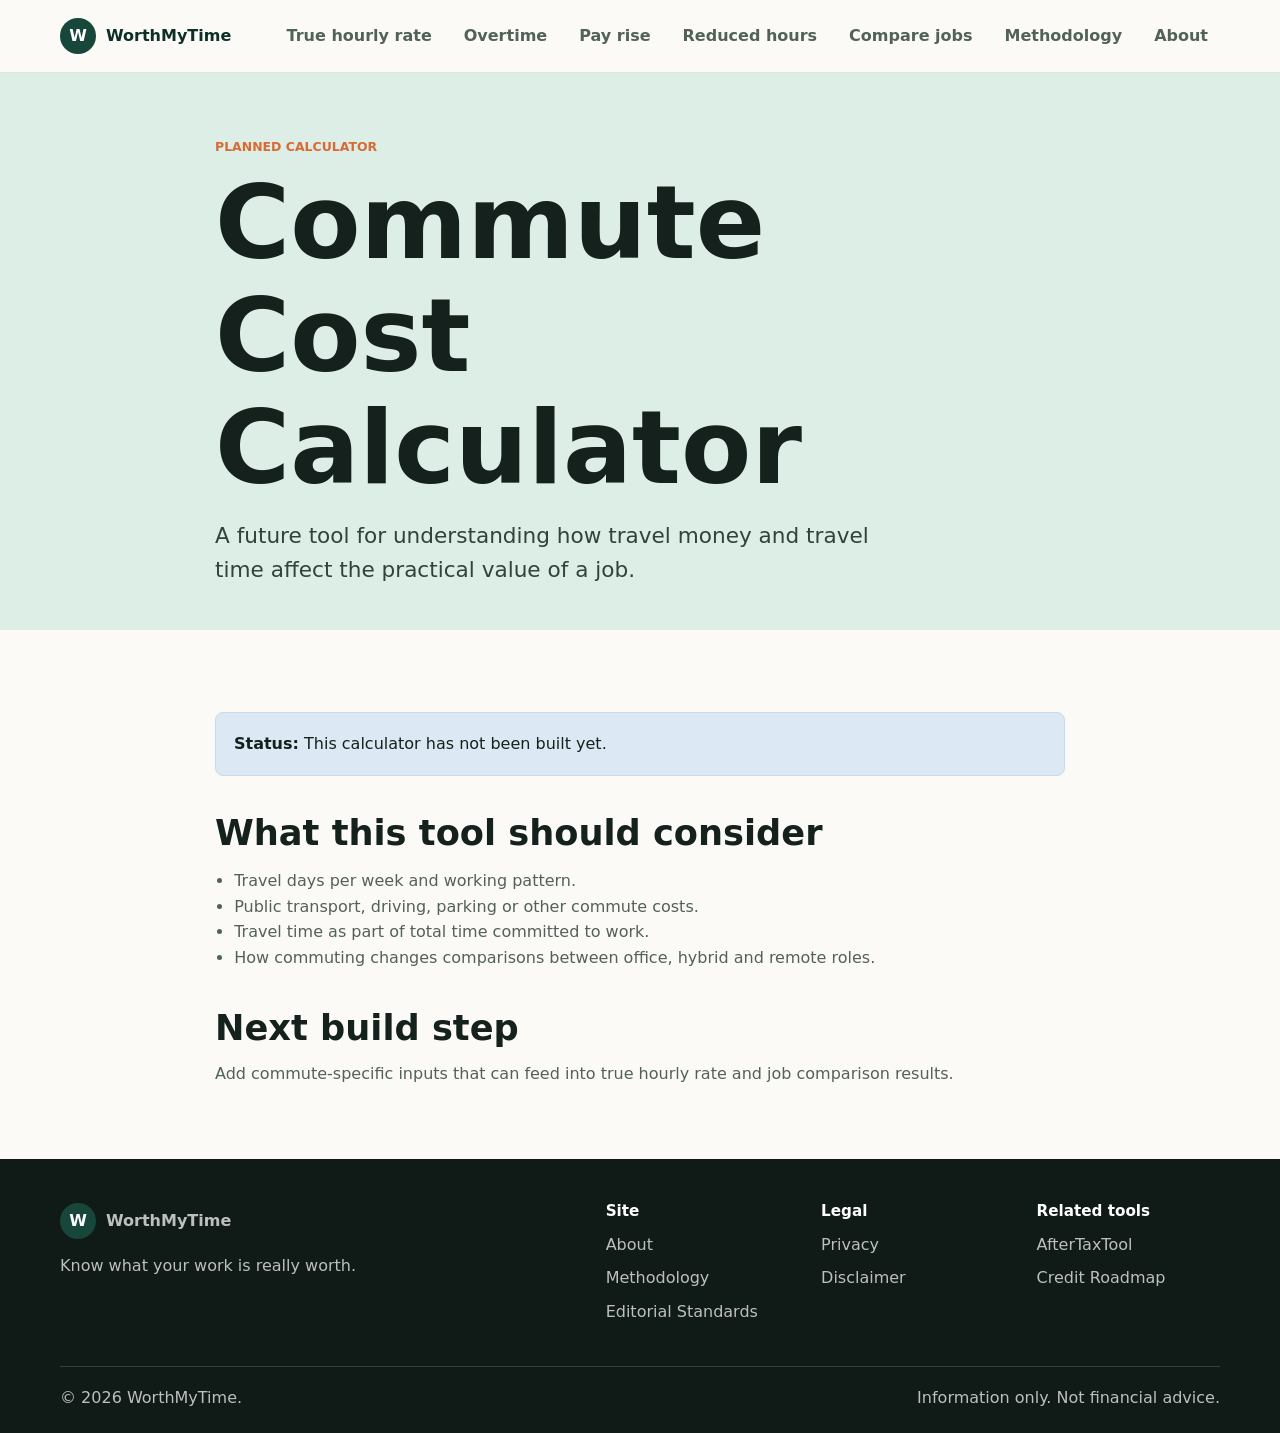
<file: tools/commute-cost/index.html>
<!doctype html>
<html lang="en-GB">
<head>
  <meta charset="utf-8">
  <meta name="viewport" content="width=device-width, initial-scale=1">
  <title>Commute Cost Calculator | WorthMyTime</title>
  <meta name="description" content="A planned calculator for bringing commuting costs and travel time into the value of a UK job.">
  <link rel="canonical" href="https://worthmytime.co.uk/tools/commute-cost/">
  <meta property="og:title" content="Commute Cost Calculator | WorthMyTime">
  <meta property="og:description" content="A planned WorthMyTime tool for commute money, travel time and work value.">
  <meta property="og:url" content="https://worthmytime.co.uk/tools/commute-cost/">
  <meta property="og:type" content="website">
  <meta property="og:site_name" content="WorthMyTime">
  <link rel="icon" href="/assets/icons/favicon.svg" type="image/svg+xml">
  <link rel="stylesheet" href="/assets/css/styles.css">
</head>
<body>
  <a class="skip-link" href="#main">Skip to content</a>
  <header class="site-header"><div class="container header-inner"><a class="brand" href="/" aria-label="WorthMyTime home"><span class="brand-mark" aria-hidden="true">W</span><span>WorthMyTime</span></a><button class="nav-toggle" type="button" aria-expanded="false" aria-controls="site-nav"><span class="nav-toggle-line"></span><span class="sr-only">Menu</span></button><nav class="site-nav" id="site-nav" aria-label="Primary navigation"><a href="/tools/true-hourly-rate/">True hourly rate</a><a href="/tools/overtime-worth/">Overtime</a><a href="/tools/pay-rise-worth/">Pay rise</a><a href="/tools/reduced-hours/">Reduced hours</a><a href="/tools/compare-jobs/">Compare jobs</a><a href="/methodology/">Methodology</a><a href="/about/">About</a></nav></div></header>
  <main id="main"><section class="page-hero"><div class="container"><p class="eyebrow">Planned calculator</p><h1>Commute Cost Calculator</h1><p class="hero-lede">A future tool for understanding how travel money and travel time affect the practical value of a job.</p></div></section><article class="container content"><div class="status-note"><strong>Status:</strong> This calculator has not been built yet.</div><h2>What this tool should consider</h2><ul><li>Travel days per week and working pattern.</li><li>Public transport, driving, parking or other commute costs.</li><li>Travel time as part of total time committed to work.</li><li>How commuting changes comparisons between office, hybrid and remote roles.</li></ul><h2>Next build step</h2><p>Add commute-specific inputs that can feed into true hourly rate and job comparison results.</p></article></main>
  <footer class="site-footer"><div class="container footer-grid"><div><a class="brand footer-brand" href="/"><span class="brand-mark" aria-hidden="true">W</span><span>WorthMyTime</span></a><p>Know what your work is really worth.</p></div><nav aria-label="Footer navigation"><h2>Site</h2><a href="/about/">About</a><a href="/methodology/">Methodology</a><a href="/editorial-standards/">Editorial Standards</a></nav><nav aria-label="Legal navigation"><h2>Legal</h2><a href="/privacy/">Privacy</a><a href="/disclaimer/">Disclaimer</a></nav><nav aria-label="Related tools"><h2>Related tools</h2><a href="https://aftertaxtool.com/">AfterTaxTool</a><a href="https://creditroadmap.co.uk/">Credit Roadmap</a></nav></div><div class="container footer-bottom"><span>&copy; <span data-current-year>2026</span> WorthMyTime.</span><span>Information only. Not financial advice.</span></div></footer>
  <script src="/assets/js/main.js" defer></script>
</body>
</html>
</file>
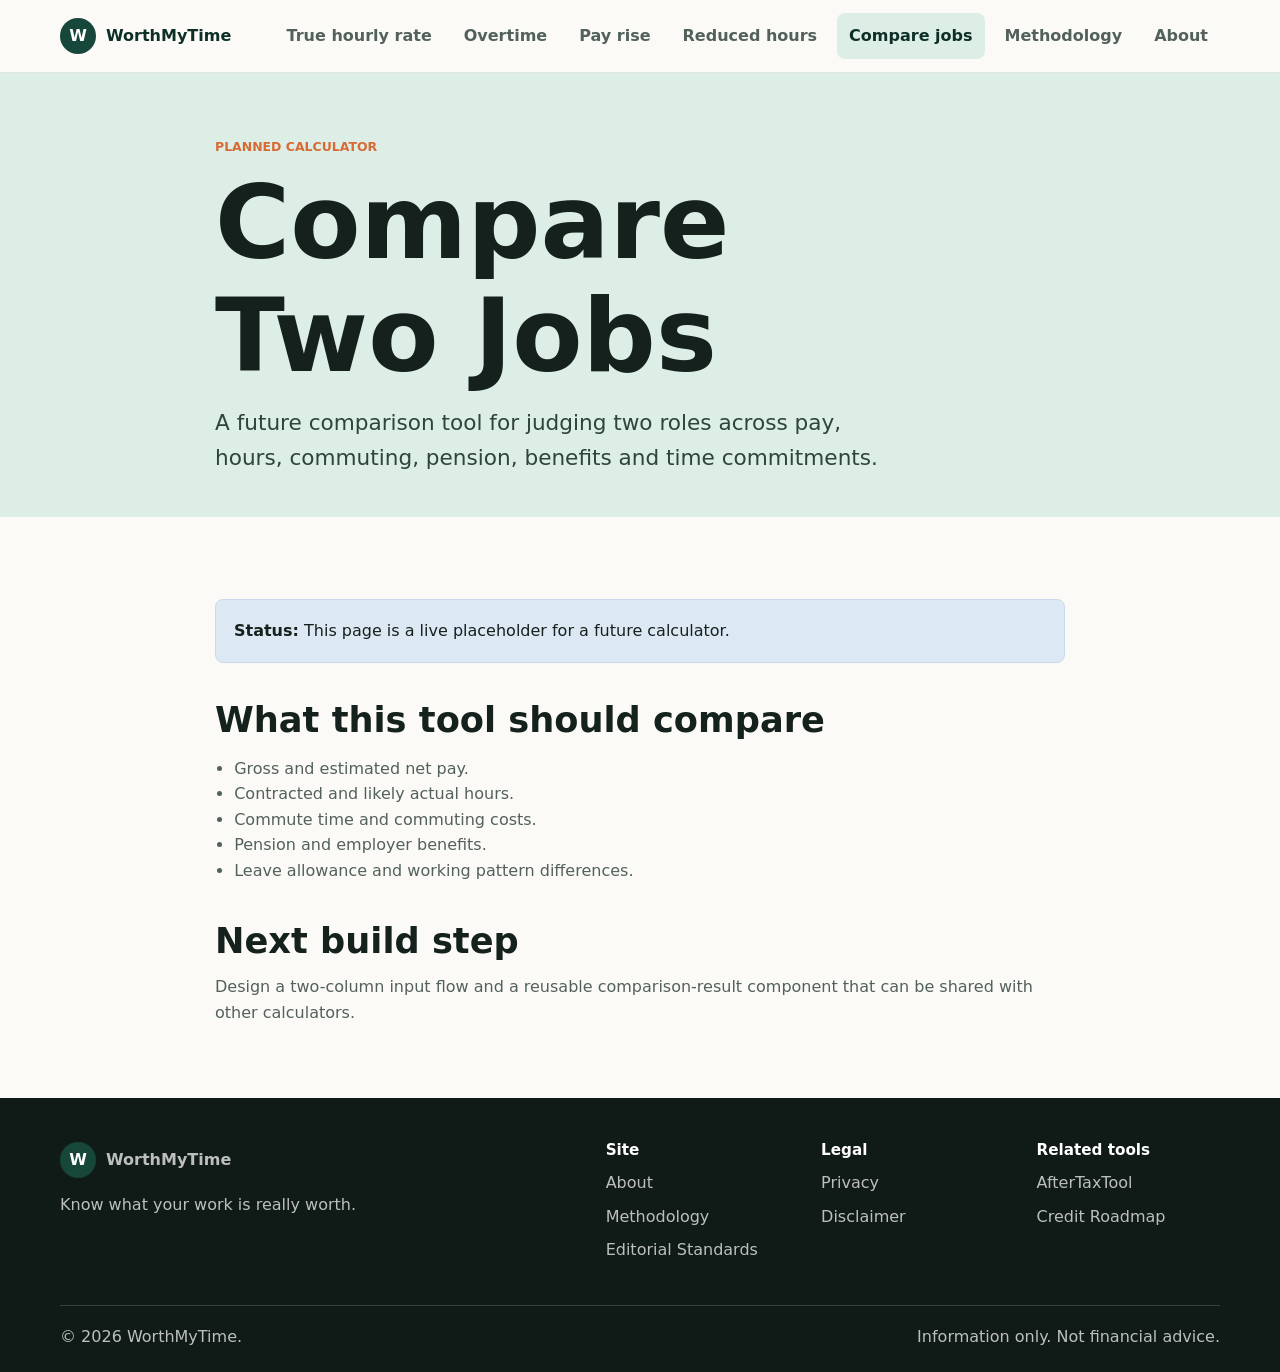
<file: tools/compare-jobs/index.html>
<!doctype html>
<html lang="en-GB">
<head>
  <meta charset="utf-8">
  <meta name="viewport" content="width=device-width, initial-scale=1">
  <title>Compare Two Jobs | WorthMyTime</title>
  <meta name="description" content="A planned UK job comparison tool for looking at pay, hours, commute, pension and benefits side by side.">
  <link rel="canonical" href="https://worthmytime.co.uk/tools/compare-jobs/">
  <meta property="og:title" content="Compare Two Jobs | WorthMyTime">
  <meta property="og:description" content="A planned WorthMyTime tool for comparing UK job offers beyond salary.">
  <meta property="og:url" content="https://worthmytime.co.uk/tools/compare-jobs/">
  <meta property="og:type" content="website">
  <meta property="og:site_name" content="WorthMyTime">
  <link rel="icon" href="/assets/icons/favicon.svg" type="image/svg+xml">
  <link rel="stylesheet" href="/assets/css/styles.css">
</head>
<body>
  <a class="skip-link" href="#main">Skip to content</a>
  <header class="site-header"><div class="container header-inner"><a class="brand" href="/" aria-label="WorthMyTime home"><span class="brand-mark" aria-hidden="true">W</span><span>WorthMyTime</span></a><button class="nav-toggle" type="button" aria-expanded="false" aria-controls="site-nav"><span class="nav-toggle-line"></span><span class="sr-only">Menu</span></button><nav class="site-nav" id="site-nav" aria-label="Primary navigation"><a href="/tools/true-hourly-rate/">True hourly rate</a><a href="/tools/overtime-worth/">Overtime</a><a href="/tools/pay-rise-worth/">Pay rise</a><a href="/tools/reduced-hours/">Reduced hours</a><a href="/tools/compare-jobs/">Compare jobs</a><a href="/methodology/">Methodology</a><a href="/about/">About</a></nav></div></header>
  <main id="main"><section class="page-hero"><div class="container"><p class="eyebrow">Planned calculator</p><h1>Compare Two Jobs</h1><p class="hero-lede">A future comparison tool for judging two roles across pay, hours, commuting, pension, benefits and time commitments.</p></div></section><article class="container content"><div class="status-note"><strong>Status:</strong> This page is a live placeholder for a future calculator.</div><h2>What this tool should compare</h2><ul><li>Gross and estimated net pay.</li><li>Contracted and likely actual hours.</li><li>Commute time and commuting costs.</li><li>Pension and employer benefits.</li><li>Leave allowance and working pattern differences.</li></ul><h2>Next build step</h2><p>Design a two-column input flow and a reusable comparison-result component that can be shared with other calculators.</p></article></main>
  <footer class="site-footer"><div class="container footer-grid"><div><a class="brand footer-brand" href="/"><span class="brand-mark" aria-hidden="true">W</span><span>WorthMyTime</span></a><p>Know what your work is really worth.</p></div><nav aria-label="Footer navigation"><h2>Site</h2><a href="/about/">About</a><a href="/methodology/">Methodology</a><a href="/editorial-standards/">Editorial Standards</a></nav><nav aria-label="Legal navigation"><h2>Legal</h2><a href="/privacy/">Privacy</a><a href="/disclaimer/">Disclaimer</a></nav><nav aria-label="Related tools"><h2>Related tools</h2><a href="https://aftertaxtool.com/">AfterTaxTool</a><a href="https://creditroadmap.co.uk/">Credit Roadmap</a></nav></div><div class="container footer-bottom"><span>&copy; <span data-current-year>2026</span> WorthMyTime.</span><span>Information only. Not financial advice.</span></div></footer>
  <script src="/assets/js/main.js" defer></script>
</body>
</html>
</file>
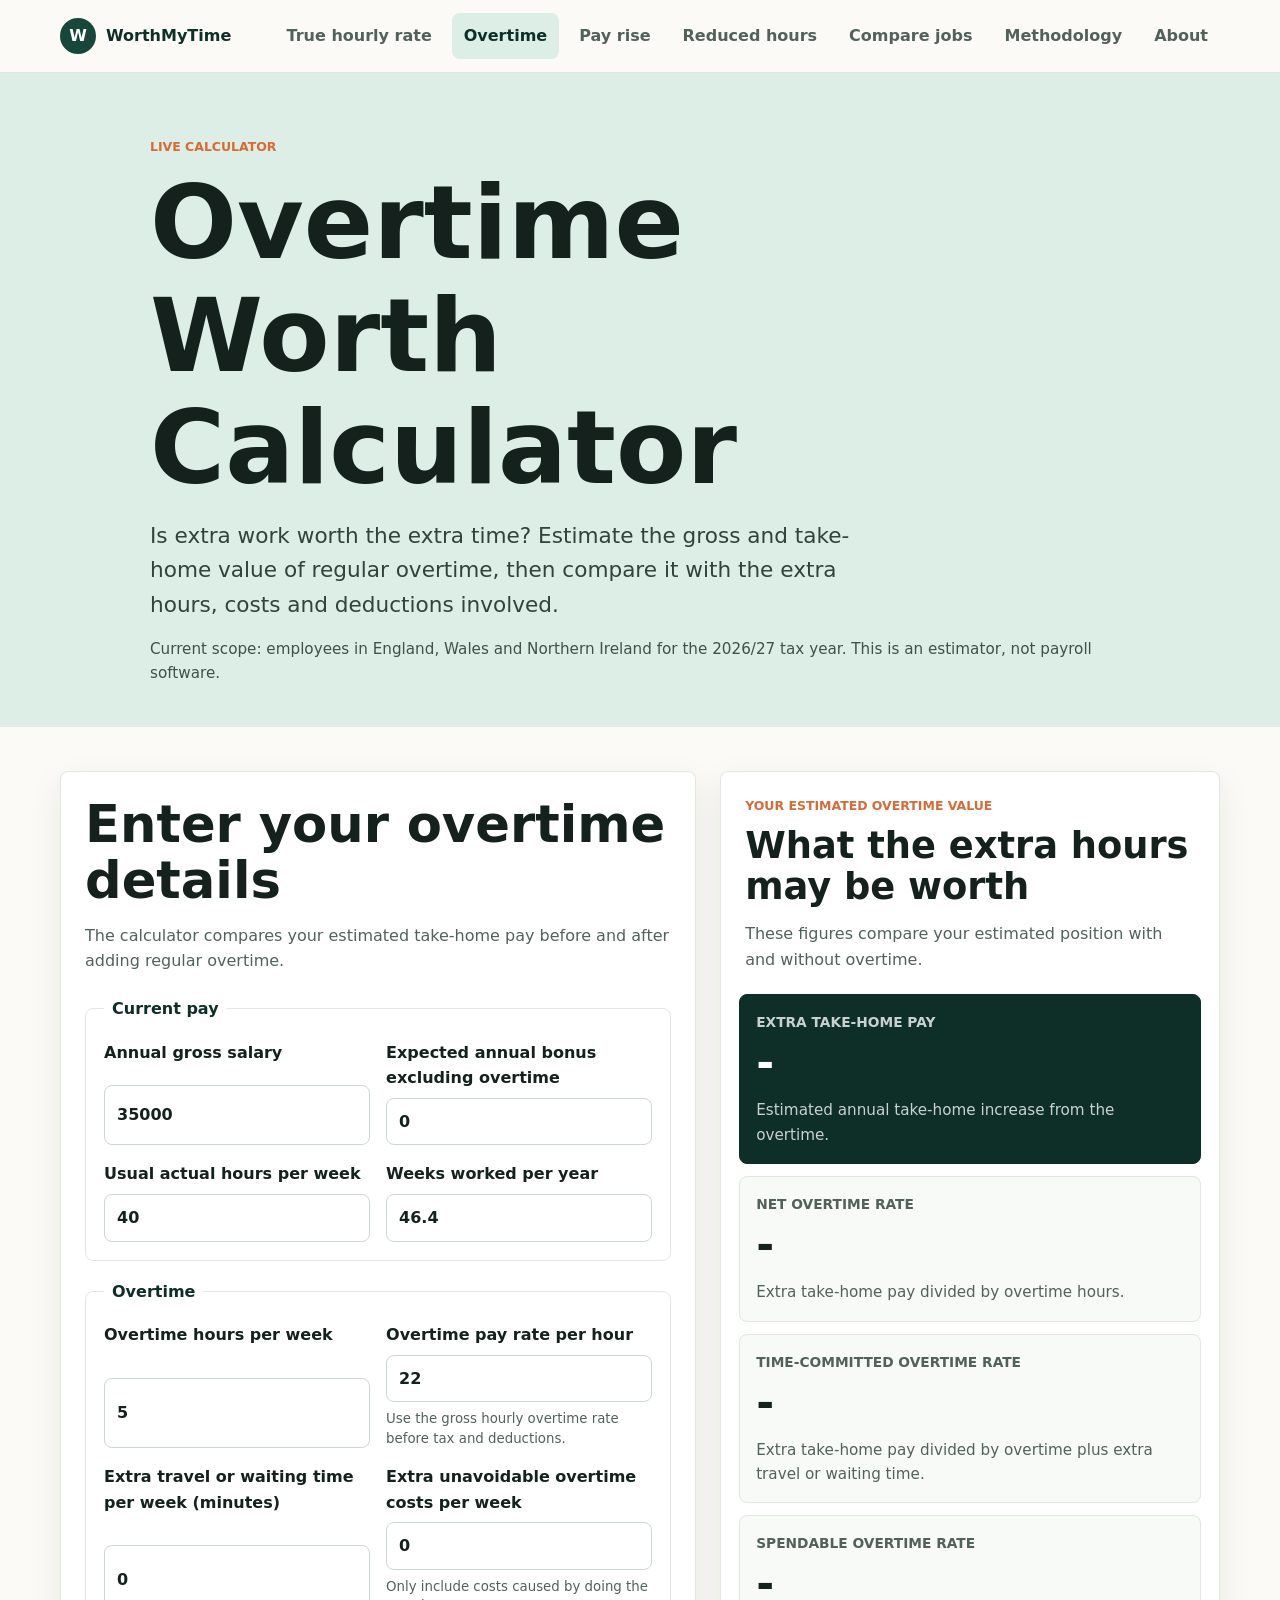
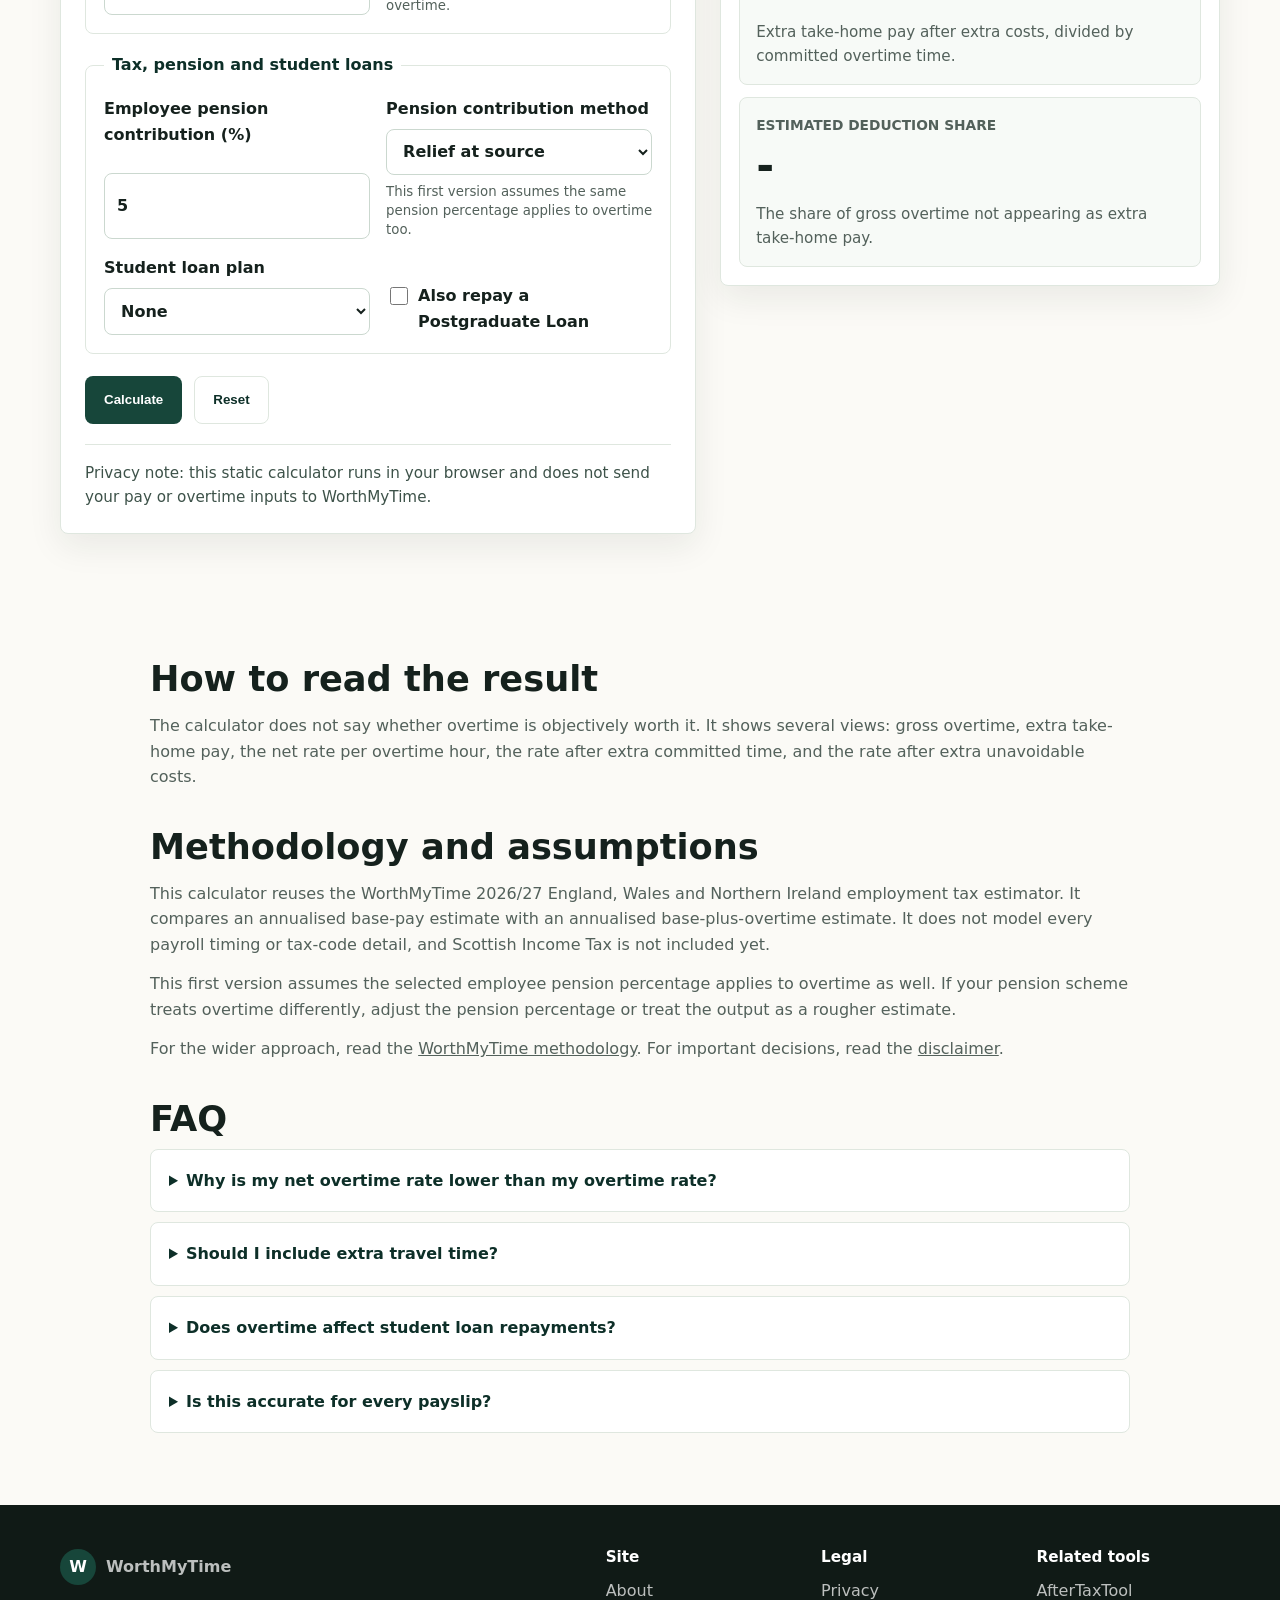
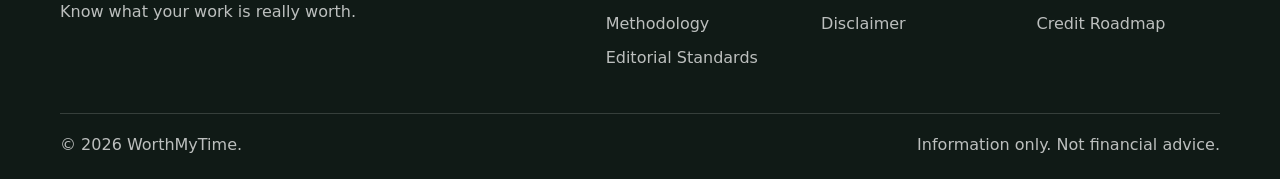
<file: tools/overtime-worth/index.html>
<!doctype html>
<html lang="en-GB">
<head>
  <meta charset="utf-8">
  <meta name="viewport" content="width=device-width, initial-scale=1">
  <title>Overtime Worth Calculator | WorthMyTime</title>
  <meta name="description" content="Use the WorthMyTime Overtime Worth Calculator to estimate how much overtime may be worth after tax, National Insurance, student loan deductions, pension and extra work costs.">
  <link rel="canonical" href="https://worthmytime.co.uk/tools/overtime-worth/">
  <meta property="og:title" content="Overtime Worth Calculator | WorthMyTime">
  <meta property="og:description" content="Estimate the after-tax value of overtime and what it may be worth per extra hour.">
  <meta property="og:url" content="https://worthmytime.co.uk/tools/overtime-worth/">
  <meta property="og:type" content="website">
  <meta property="og:site_name" content="WorthMyTime">
  <link rel="icon" href="/assets/icons/favicon.svg" type="image/svg+xml">
  <link rel="stylesheet" href="/assets/css/styles.css">
  <script type="application/ld+json">
  {
    "@context": "https://schema.org",
    "@type": "BreadcrumbList",
    "itemListElement": [
      {
        "@type": "ListItem",
        "position": 1,
        "name": "Home",
        "item": "https://worthmytime.co.uk/"
      },
      {
        "@type": "ListItem",
        "position": 2,
        "name": "Overtime Worth Calculator",
        "item": "https://worthmytime.co.uk/tools/overtime-worth/"
      }
    ]
  }
  </script>
</head>
<body>
  <a class="skip-link" href="#main">Skip to content</a>
  <header class="site-header">
    <div class="container header-inner">
      <a class="brand" href="/" aria-label="WorthMyTime home"><span class="brand-mark" aria-hidden="true">W</span><span>WorthMyTime</span></a>
      <button class="nav-toggle" type="button" aria-expanded="false" aria-controls="site-nav"><span class="nav-toggle-line"></span><span class="sr-only">Menu</span></button>
      <nav class="site-nav" id="site-nav" aria-label="Primary navigation"><a href="/tools/true-hourly-rate/">True hourly rate</a><a href="/tools/overtime-worth/">Overtime</a><a href="/tools/pay-rise-worth/">Pay rise</a><a href="/tools/reduced-hours/">Reduced hours</a><a href="/tools/compare-jobs/">Compare jobs</a><a href="/methodology/">Methodology</a><a href="/about/">About</a></nav>
    </div>
  </header>

  <main id="main">
    <section class="page-hero calculator-hero">
      <div class="container">
        <p class="eyebrow">Live calculator</p>
        <h1>Overtime Worth Calculator</h1>
        <p class="hero-lede">Is extra work worth the extra time? Estimate the gross and take-home value of regular overtime, then compare it with the extra hours, costs and deductions involved.</p>
        <p class="small-note">Current scope: employees in England, Wales and Northern Ireland for the 2026/27 tax year. This is an estimator, not payroll software.</p>
      </div>
    </section>

    <section class="section calculator-section">
      <div class="container calculator-layout">
        <form class="calculator-form" data-overtime-form>
          <div class="form-intro">
            <h2>Enter your overtime details</h2>
            <p>The calculator compares your estimated take-home pay before and after adding regular overtime.</p>
          </div>

          <div class="validation-box" data-validation hidden></div>

          <fieldset>
            <legend>Current pay</legend>
            <div class="form-grid">
              <label><span>Annual gross salary</span><input name="grossSalary" type="number" min="1" step="100" value="35000" inputmode="decimal" required></label>
              <label><span>Expected annual bonus excluding overtime</span><input name="bonus" type="number" min="0" step="100" value="0" inputmode="decimal"></label>
              <label><span>Usual actual hours per week</span><input name="actualHours" type="number" min="0.1" max="120" step="0.5" value="40" inputmode="decimal" required></label>
              <label><span>Weeks worked per year</span><input name="weeksWorked" type="number" min="1" max="52" step="0.5" value="46.4" inputmode="decimal" required></label>
            </div>
          </fieldset>

          <fieldset>
            <legend>Overtime</legend>
            <div class="form-grid">
              <label><span>Overtime hours per week</span><input name="overtimeHours" type="number" min="0.1" max="80" step="0.5" value="5" inputmode="decimal" required></label>
              <label><span>Overtime pay rate per hour</span><input name="overtimeRate" type="number" min="0.01" max="500" step="0.01" value="22" inputmode="decimal" required><small>Use the gross hourly overtime rate before tax and deductions.</small></label>
              <label><span>Extra travel or waiting time per week (minutes)</span><input name="extraCommuteMinutes" type="number" min="0" step="5" value="0" inputmode="decimal"></label>
              <label><span>Extra unavoidable overtime costs per week</span><input name="extraCosts" type="number" min="0" step="1" value="0" inputmode="decimal"><small>Only include costs caused by doing the overtime.</small></label>
            </div>
          </fieldset>

          <fieldset>
            <legend>Tax, pension and student loans</legend>
            <div class="form-grid">
              <label><span>Employee pension contribution (%)</span><input name="employeePensionPercent" type="number" min="0" max="80" step="0.1" value="5" inputmode="decimal"></label>
              <label><span>Pension contribution method</span><select name="pensionMethod"><option value="relief-at-source">Relief at source</option><option value="salary-sacrifice">Salary sacrifice</option><option value="none">No employee pension</option></select><small>This first version assumes the same pension percentage applies to overtime too.</small></label>
              <label><span>Student loan plan</span><select name="undergraduateLoanPlan"><option value="none">None</option><option value="plan1">Plan 1</option><option value="plan2">Plan 2</option><option value="plan4">Plan 4</option><option value="plan5">Plan 5</option></select></label>
              <label class="checkbox-label"><input name="hasPostgraduateLoan" type="checkbox"><span>Also repay a Postgraduate Loan</span></label>
            </div>
          </fieldset>

          <div class="form-actions">
            <button class="button primary" type="submit">Calculate</button>
            <button class="button secondary" type="reset">Reset</button>
          </div>
          <p class="privacy-note">Privacy note: this static calculator runs in your browser and does not send your pay or overtime inputs to WorthMyTime.</p>
        </form>

        <aside class="results-panel" data-results-panel hidden aria-live="polite">
          <div class="results-heading"><p class="eyebrow">Your estimated overtime value</p><h2>What the extra hours may be worth</h2><p>These figures compare your estimated position with and without overtime.</p></div>
          <div class="result-card featured"><span>Extra take-home pay</span><strong data-result="extraTakeHome">-</strong><p>Estimated annual take-home increase from the overtime.</p></div>
          <div class="result-card"><span>Net overtime rate</span><strong data-result="netOvertimeRate">-</strong><p>Extra take-home pay divided by overtime hours.</p></div>
          <div class="result-card"><span>Time-committed overtime rate</span><strong data-result="timeCommittedRate">-</strong><p>Extra take-home pay divided by overtime plus extra travel or waiting time.</p></div>
          <div class="result-card"><span>Spendable overtime rate</span><strong data-result="spendableOvertimeRate">-</strong><p>Extra take-home pay after extra costs, divided by committed overtime time.</p></div>
          <div class="result-card"><span>Estimated deduction share</span><strong data-result="deductionShare">-</strong><p>The share of gross overtime not appearing as extra take-home pay.</p></div>
        </aside>
      </div>
    </section>

    <section class="section muted" data-results-panel hidden>
      <div class="container">
        <div class="section-heading"><p class="eyebrow">Breakdown</p><h2>Overtime calculation details</h2><p>Regular overtime can push extra pay through higher tax, NI, student loan or pension deductions.</p></div>
        <div class="breakdown-grid">
          <div><span>Annual gross overtime</span><strong data-result="grossOvertime">-</strong></div>
          <div><span>Monthly extra take-home</span><strong data-result="monthlyExtraTakeHome">-</strong></div>
          <div><span>Annual overtime hours</span><strong data-result="annualOvertimeHours">-</strong></div>
          <div><span>Extra committed time</span><strong data-result="extraCommuteHours">-</strong></div>
          <div><span>Extra annual costs</span><strong data-result="extraCostsAnnual">-</strong></div>
          <div><span>Extra Income Tax</span><strong data-result="extraTax">-</strong></div>
          <div><span>Extra employee NI</span><strong data-result="extraNi">-</strong></div>
          <div><span>Extra Student Loan deductions</span><strong data-result="extraStudentLoan">-</strong></div>
          <div><span>Extra employee pension contribution</span><strong data-result="extraPension">-</strong></div>
          <div><span>Base estimated take-home</span><strong data-result="baseTakeHome">-</strong></div>
          <div><span>Take-home with overtime</span><strong data-result="withOvertimeTakeHome">-</strong></div>
        </div>
      </div>
    </section>

    <article class="container content calculator-content">
      <h2>How to read the result</h2>
      <p>The calculator does not say whether overtime is objectively worth it. It shows several views: gross overtime, extra take-home pay, the net rate per overtime hour, the rate after extra committed time, and the rate after extra unavoidable costs.</p>
      <h2>Methodology and assumptions</h2>
      <p>This calculator reuses the WorthMyTime 2026/27 England, Wales and Northern Ireland employment tax estimator. It compares an annualised base-pay estimate with an annualised base-plus-overtime estimate. It does not model every payroll timing or tax-code detail, and Scottish Income Tax is not included yet.</p>
      <p>This first version assumes the selected employee pension percentage applies to overtime as well. If your pension scheme treats overtime differently, adjust the pension percentage or treat the output as a rougher estimate.</p>
      <p>For the wider approach, read the <a href="/methodology/">WorthMyTime methodology</a>. For important decisions, read the <a href="/disclaimer/">disclaimer</a>.</p>
      <h2>FAQ</h2>
      <details><summary>Why is my net overtime rate lower than my overtime rate?</summary><p>Gross overtime can be reduced by Income Tax, National Insurance, student loan deductions and pension contributions before it reaches take-home pay.</p></details>
      <details><summary>Should I include extra travel time?</summary><p>If overtime means staying late, making an extra journey or waiting around unpaid, including that time can show a more realistic time-committed rate.</p></details>
      <details><summary>Does overtime affect student loan repayments?</summary><p>It can. Student loan deductions are based on income above the relevant threshold, so extra overtime income may increase deductions.</p></details>
      <details><summary>Is this accurate for every payslip?</summary><p>No. It is an annualised estimator. Payroll timing, tax codes, scheme rules and employer treatment of overtime can change exact payslip results.</p></details>
    </article>
  </main>

  <footer class="site-footer"><div class="container footer-grid"><div><a class="brand footer-brand" href="/"><span class="brand-mark" aria-hidden="true">W</span><span>WorthMyTime</span></a><p>Know what your work is really worth.</p></div><nav aria-label="Footer navigation"><h2>Site</h2><a href="/about/">About</a><a href="/methodology/">Methodology</a><a href="/editorial-standards/">Editorial Standards</a></nav><nav aria-label="Legal navigation"><h2>Legal</h2><a href="/privacy/">Privacy</a><a href="/disclaimer/">Disclaimer</a></nav><nav aria-label="Related tools"><h2>Related tools</h2><a href="https://aftertaxtool.com/">AfterTaxTool</a><a href="https://creditroadmap.co.uk/">Credit Roadmap</a></nav></div><div class="container footer-bottom"><span>&copy; <span data-current-year>2026</span> WorthMyTime.</span><span>Information only. Not financial advice.</span></div></footer>
  <script src="/assets/js/main.js" defer></script>
  <script src="/assets/js/calculator-utils.js" defer></script>
  <script src="/assets/js/uk-tax-2026-27.js" defer></script>
  <script src="/assets/js/overtime-worth.js" defer></script>
</body>
</html>
</file>
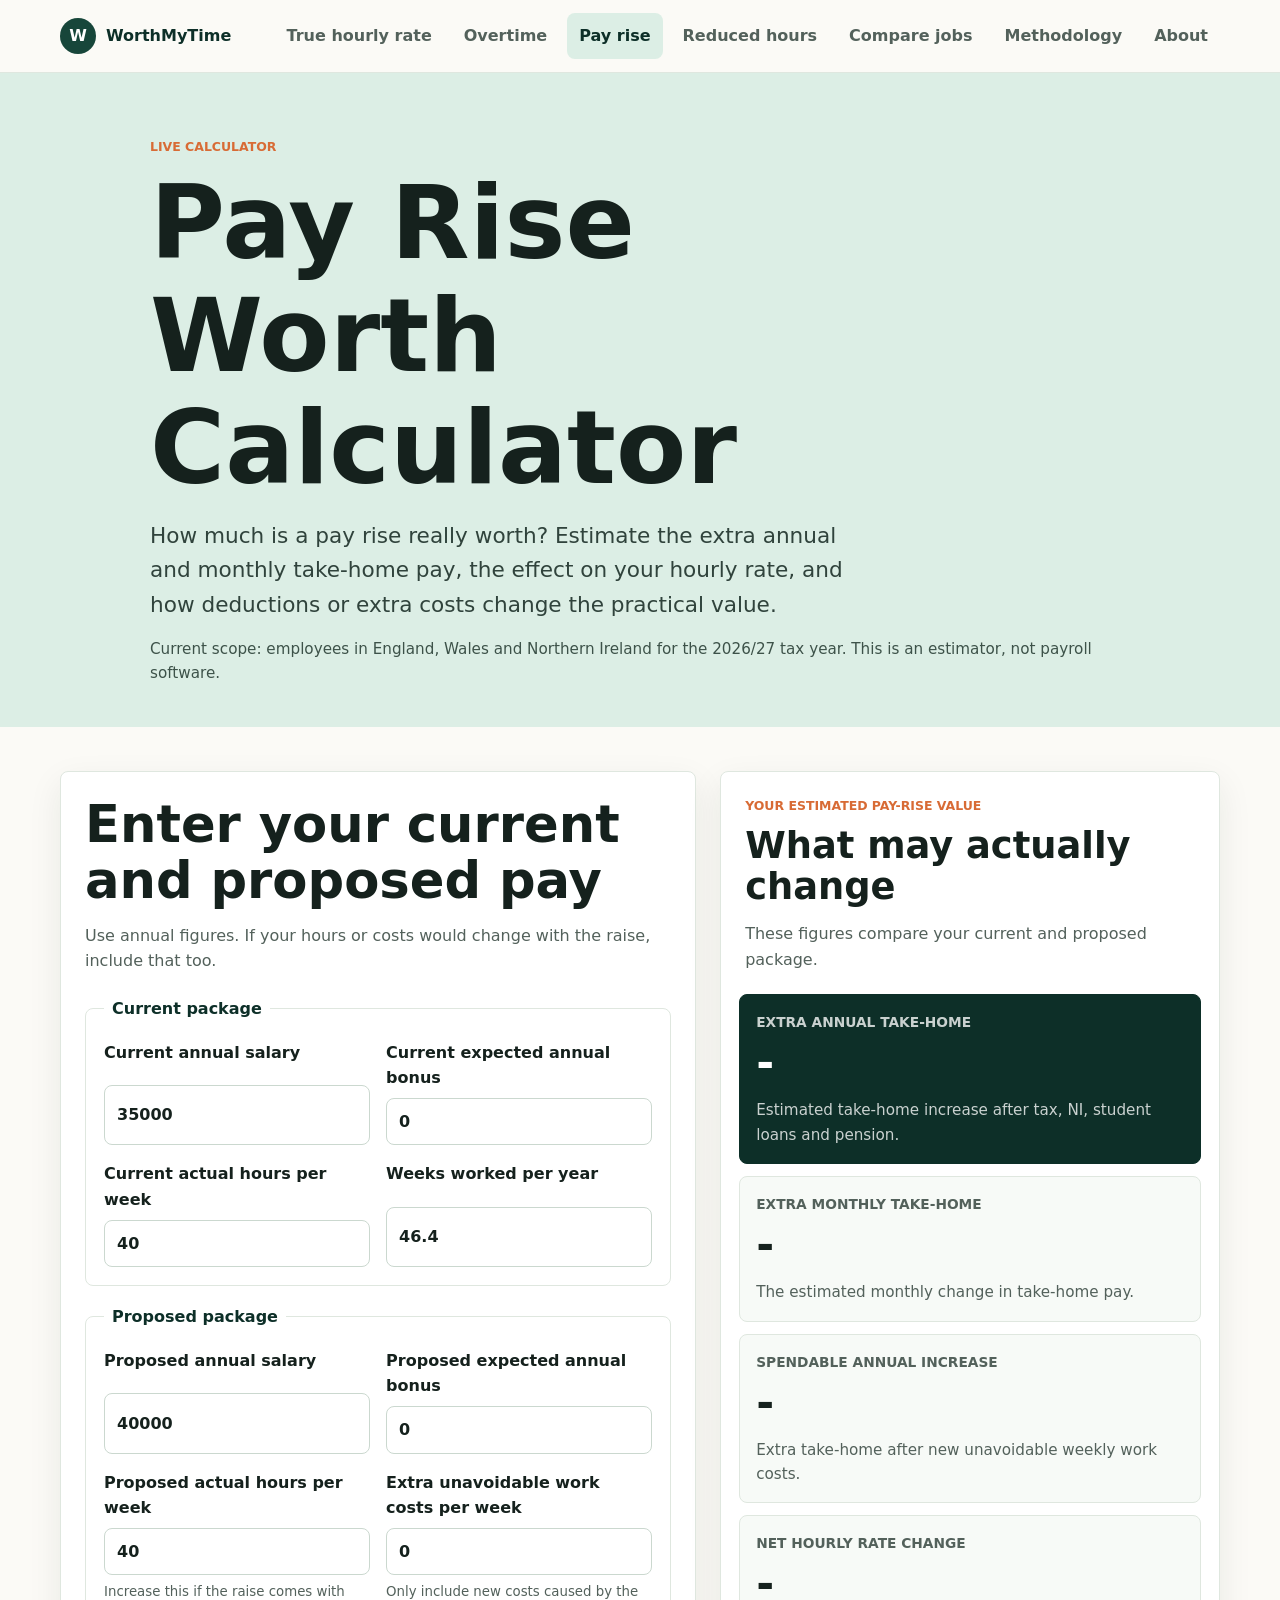
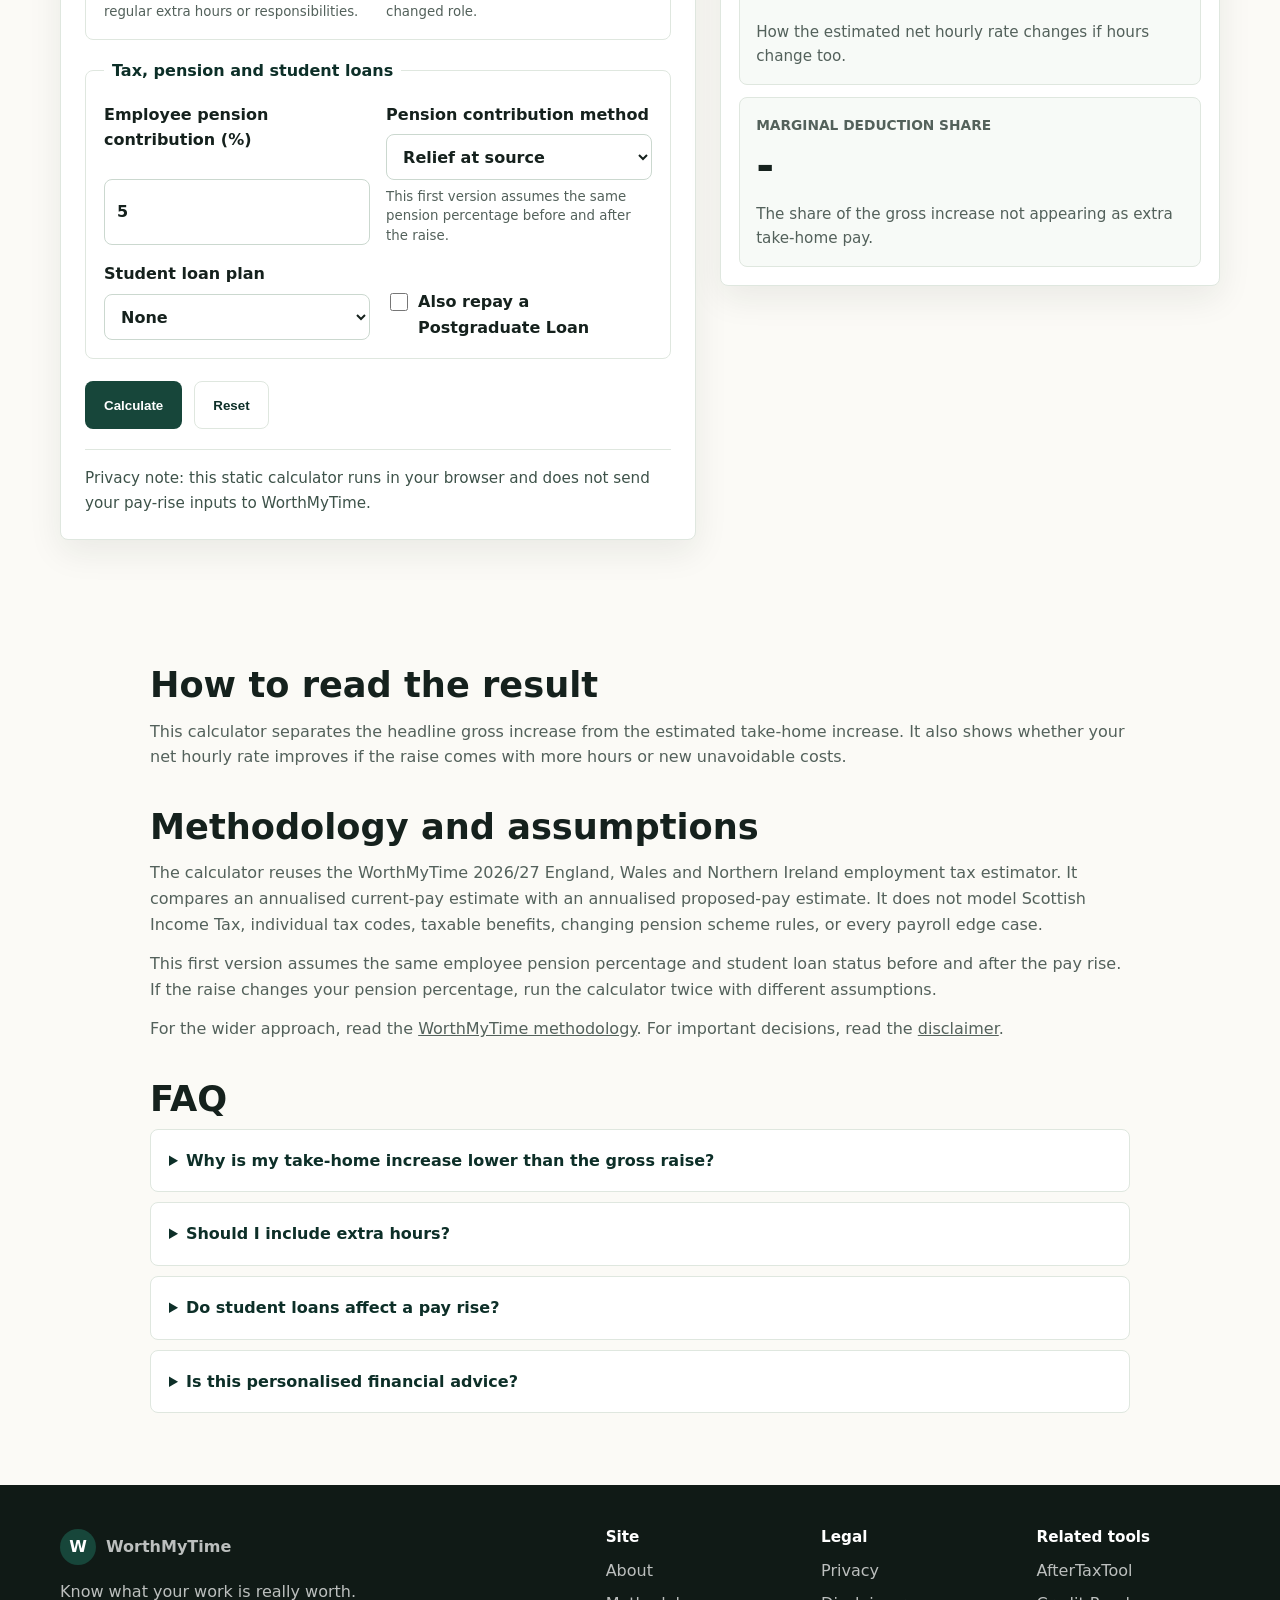
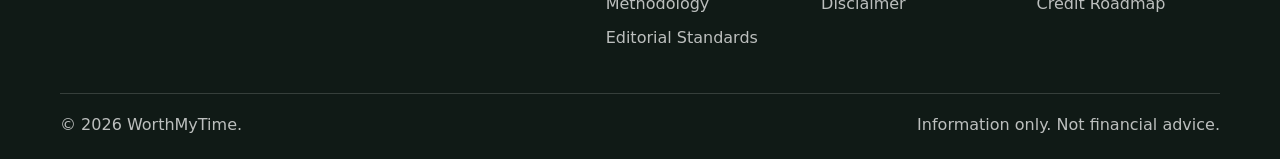
<file: tools/pay-rise-worth/index.html>
<!doctype html>
<html lang="en-GB">
<head>
  <meta charset="utf-8">
  <meta name="viewport" content="width=device-width, initial-scale=1">
  <title>Pay Rise Worth Calculator | WorthMyTime</title>
  <meta name="description" content="Use the WorthMyTime Pay Rise Worth Calculator to estimate how much of a pay rise may reach take-home pay after tax, National Insurance, student loans, pension and extra costs.">
  <link rel="canonical" href="https://worthmytime.co.uk/tools/pay-rise-worth/">
  <meta property="og:title" content="Pay Rise Worth Calculator | WorthMyTime">
  <meta property="og:description" content="Estimate the take-home and hourly value of a pay rise, including deductions and workload changes.">
  <meta property="og:url" content="https://worthmytime.co.uk/tools/pay-rise-worth/">
  <meta property="og:type" content="website">
  <meta property="og:site_name" content="WorthMyTime">
  <link rel="icon" href="/assets/icons/favicon.svg" type="image/svg+xml">
  <link rel="stylesheet" href="/assets/css/styles.css">
  <script type="application/ld+json">
  {
    "@context": "https://schema.org",
    "@type": "BreadcrumbList",
    "itemListElement": [
      { "@type": "ListItem", "position": 1, "name": "Home", "item": "https://worthmytime.co.uk/" },
      { "@type": "ListItem", "position": 2, "name": "Pay Rise Worth Calculator", "item": "https://worthmytime.co.uk/tools/pay-rise-worth/" }
    ]
  }
  </script>
</head>
<body>
  <a class="skip-link" href="#main">Skip to content</a>
  <header class="site-header"><div class="container header-inner"><a class="brand" href="/" aria-label="WorthMyTime home"><span class="brand-mark" aria-hidden="true">W</span><span>WorthMyTime</span></a><button class="nav-toggle" type="button" aria-expanded="false" aria-controls="site-nav"><span class="nav-toggle-line"></span><span class="sr-only">Menu</span></button><nav class="site-nav" id="site-nav" aria-label="Primary navigation"><a href="/tools/true-hourly-rate/">True hourly rate</a><a href="/tools/overtime-worth/">Overtime</a><a href="/tools/pay-rise-worth/">Pay rise</a><a href="/tools/reduced-hours/">Reduced hours</a><a href="/tools/compare-jobs/">Compare jobs</a><a href="/methodology/">Methodology</a><a href="/about/">About</a></nav></div></header>

  <main id="main">
    <section class="page-hero calculator-hero">
      <div class="container">
        <p class="eyebrow">Live calculator</p>
        <h1>Pay Rise Worth Calculator</h1>
        <p class="hero-lede">How much is a pay rise really worth? Estimate the extra annual and monthly take-home pay, the effect on your hourly rate, and how deductions or extra costs change the practical value.</p>
        <p class="small-note">Current scope: employees in England, Wales and Northern Ireland for the 2026/27 tax year. This is an estimator, not payroll software.</p>
      </div>
    </section>

    <section class="section calculator-section">
      <div class="container calculator-layout">
        <form class="calculator-form" data-pay-rise-form>
          <div class="form-intro"><h2>Enter your current and proposed pay</h2><p>Use annual figures. If your hours or costs would change with the raise, include that too.</p></div>
          <div class="validation-box" data-validation hidden></div>

          <fieldset>
            <legend>Current package</legend>
            <div class="form-grid">
              <label><span>Current annual salary</span><input name="currentSalary" type="number" min="1" step="100" value="35000" inputmode="decimal" required></label>
              <label><span>Current expected annual bonus</span><input name="currentBonus" type="number" min="0" step="100" value="0" inputmode="decimal"></label>
              <label><span>Current actual hours per week</span><input name="currentHours" type="number" min="0.1" max="120" step="0.5" value="40" inputmode="decimal" required></label>
              <label><span>Weeks worked per year</span><input name="weeksWorked" type="number" min="1" max="52" step="0.5" value="46.4" inputmode="decimal" required></label>
            </div>
          </fieldset>

          <fieldset>
            <legend>Proposed package</legend>
            <div class="form-grid">
              <label><span>Proposed annual salary</span><input name="proposedSalary" type="number" min="1" step="100" value="40000" inputmode="decimal" required></label>
              <label><span>Proposed expected annual bonus</span><input name="proposedBonus" type="number" min="0" step="100" value="0" inputmode="decimal"></label>
              <label><span>Proposed actual hours per week</span><input name="proposedHours" type="number" min="0.1" max="120" step="0.5" value="40" inputmode="decimal" required><small>Increase this if the raise comes with regular extra hours or responsibilities.</small></label>
              <label><span>Extra unavoidable work costs per week</span><input name="extraWeeklyCosts" type="number" min="0" step="1" value="0" inputmode="decimal"><small>Only include new costs caused by the changed role.</small></label>
            </div>
          </fieldset>

          <fieldset>
            <legend>Tax, pension and student loans</legend>
            <div class="form-grid">
              <label><span>Employee pension contribution (%)</span><input name="employeePensionPercent" type="number" min="0" max="80" step="0.1" value="5" inputmode="decimal"></label>
              <label><span>Pension contribution method</span><select name="pensionMethod"><option value="relief-at-source">Relief at source</option><option value="salary-sacrifice">Salary sacrifice</option><option value="none">No employee pension</option></select><small>This first version assumes the same pension percentage before and after the raise.</small></label>
              <label><span>Student loan plan</span><select name="undergraduateLoanPlan"><option value="none">None</option><option value="plan1">Plan 1</option><option value="plan2">Plan 2</option><option value="plan4">Plan 4</option><option value="plan5">Plan 5</option></select></label>
              <label class="checkbox-label"><input name="hasPostgraduateLoan" type="checkbox"><span>Also repay a Postgraduate Loan</span></label>
            </div>
          </fieldset>

          <div class="form-actions"><button class="button primary" type="submit">Calculate</button><button class="button secondary" type="reset">Reset</button></div>
          <p class="privacy-note">Privacy note: this static calculator runs in your browser and does not send your pay-rise inputs to WorthMyTime.</p>
        </form>

        <aside class="results-panel" data-results-panel hidden aria-live="polite">
          <div class="results-heading"><p class="eyebrow">Your estimated pay-rise value</p><h2>What may actually change</h2><p>These figures compare your current and proposed package.</p></div>
          <div class="result-card featured"><span>Extra annual take-home</span><strong data-result="extraTakeHome">-</strong><p>Estimated take-home increase after tax, NI, student loans and pension.</p></div>
          <div class="result-card"><span>Extra monthly take-home</span><strong data-result="monthlyExtraTakeHome">-</strong><p>The estimated monthly change in take-home pay.</p></div>
          <div class="result-card"><span>Spendable annual increase</span><strong data-result="spendableIncrease">-</strong><p>Extra take-home after new unavoidable weekly work costs.</p></div>
          <div class="result-card"><span>Net hourly rate change</span><strong data-result="netRateChange">-</strong><p>How the estimated net hourly rate changes if hours change too.</p></div>
          <div class="result-card"><span>Marginal deduction share</span><strong data-result="marginalDeductionShare">-</strong><p>The share of the gross increase not appearing as extra take-home pay.</p></div>
        </aside>
      </div>
    </section>

    <section class="section muted" data-results-panel hidden>
      <div class="container">
        <div class="section-heading"><p class="eyebrow">Breakdown</p><h2>Pay-rise calculation details</h2><p>A larger gross salary can also increase Income Tax, NI, pension and student loan deductions.</p></div>
        <div class="breakdown-grid">
          <div><span>Gross annual increase</span><strong data-result="grossIncrease">-</strong></div>
          <div><span>Monthly spendable increase</span><strong data-result="monthlySpendableIncrease">-</strong></div>
          <div><span>Current estimated take-home</span><strong data-result="currentTakeHome">-</strong></div>
          <div><span>Proposed estimated take-home</span><strong data-result="proposedTakeHome">-</strong></div>
          <div><span>Current net hourly rate</span><strong data-result="currentNetRate">-</strong></div>
          <div><span>Proposed net hourly rate</span><strong data-result="proposedNetRate">-</strong></div>
          <div><span>Current annual hours</span><strong data-result="currentAnnualHours">-</strong></div>
          <div><span>Proposed annual hours</span><strong data-result="proposedAnnualHours">-</strong></div>
          <div><span>Extra Income Tax</span><strong data-result="extraTax">-</strong></div>
          <div><span>Extra employee NI</span><strong data-result="extraNi">-</strong></div>
          <div><span>Extra Student Loan deductions</span><strong data-result="extraStudentLoan">-</strong></div>
          <div><span>Extra employee pension contribution</span><strong data-result="extraPension">-</strong></div>
          <div><span>Annual extra work costs</span><strong data-result="annualExtraCosts">-</strong></div>
        </div>
      </div>
    </section>

    <article class="container content calculator-content">
      <h2>How to read the result</h2>
      <p>This calculator separates the headline gross increase from the estimated take-home increase. It also shows whether your net hourly rate improves if the raise comes with more hours or new unavoidable costs.</p>
      <h2>Methodology and assumptions</h2>
      <p>The calculator reuses the WorthMyTime 2026/27 England, Wales and Northern Ireland employment tax estimator. It compares an annualised current-pay estimate with an annualised proposed-pay estimate. It does not model Scottish Income Tax, individual tax codes, taxable benefits, changing pension scheme rules, or every payroll edge case.</p>
      <p>This first version assumes the same employee pension percentage and student loan status before and after the pay rise. If the raise changes your pension percentage, run the calculator twice with different assumptions.</p>
      <p>For the wider approach, read the <a href="/methodology/">WorthMyTime methodology</a>. For important decisions, read the <a href="/disclaimer/">disclaimer</a>.</p>
      <h2>FAQ</h2>
      <details><summary>Why is my take-home increase lower than the gross raise?</summary><p>Income Tax, National Insurance, student loan repayments and pension contributions can all reduce the amount that reaches take-home pay.</p></details>
      <details><summary>Should I include extra hours?</summary><p>Yes, if the pay rise comes with regular extra hours or responsibilities. A raise can improve annual pay but leave hourly value flatter than expected.</p></details>
      <details><summary>Do student loans affect a pay rise?</summary><p>They can. If your income is above the relevant plan threshold, part of the pay rise may increase student loan deductions.</p></details>
      <details><summary>Is this personalised financial advice?</summary><p>No. It is a general estimator to help you understand trade-offs. It does not tell you whether to accept, reject or negotiate a pay rise.</p></details>
    </article>
  </main>

  <footer class="site-footer"><div class="container footer-grid"><div><a class="brand footer-brand" href="/"><span class="brand-mark" aria-hidden="true">W</span><span>WorthMyTime</span></a><p>Know what your work is really worth.</p></div><nav aria-label="Footer navigation"><h2>Site</h2><a href="/about/">About</a><a href="/methodology/">Methodology</a><a href="/editorial-standards/">Editorial Standards</a></nav><nav aria-label="Legal navigation"><h2>Legal</h2><a href="/privacy/">Privacy</a><a href="/disclaimer/">Disclaimer</a></nav><nav aria-label="Related tools"><h2>Related tools</h2><a href="https://aftertaxtool.com/">AfterTaxTool</a><a href="https://creditroadmap.co.uk/">Credit Roadmap</a></nav></div><div class="container footer-bottom"><span>&copy; <span data-current-year>2026</span> WorthMyTime.</span><span>Information only. Not financial advice.</span></div></footer>
  <script src="/assets/js/main.js" defer></script>
  <script src="/assets/js/calculator-utils.js" defer></script>
  <script src="/assets/js/uk-tax-2026-27.js" defer></script>
  <script src="/assets/js/pay-rise-worth.js" defer></script>
</body>
</html>
</file>
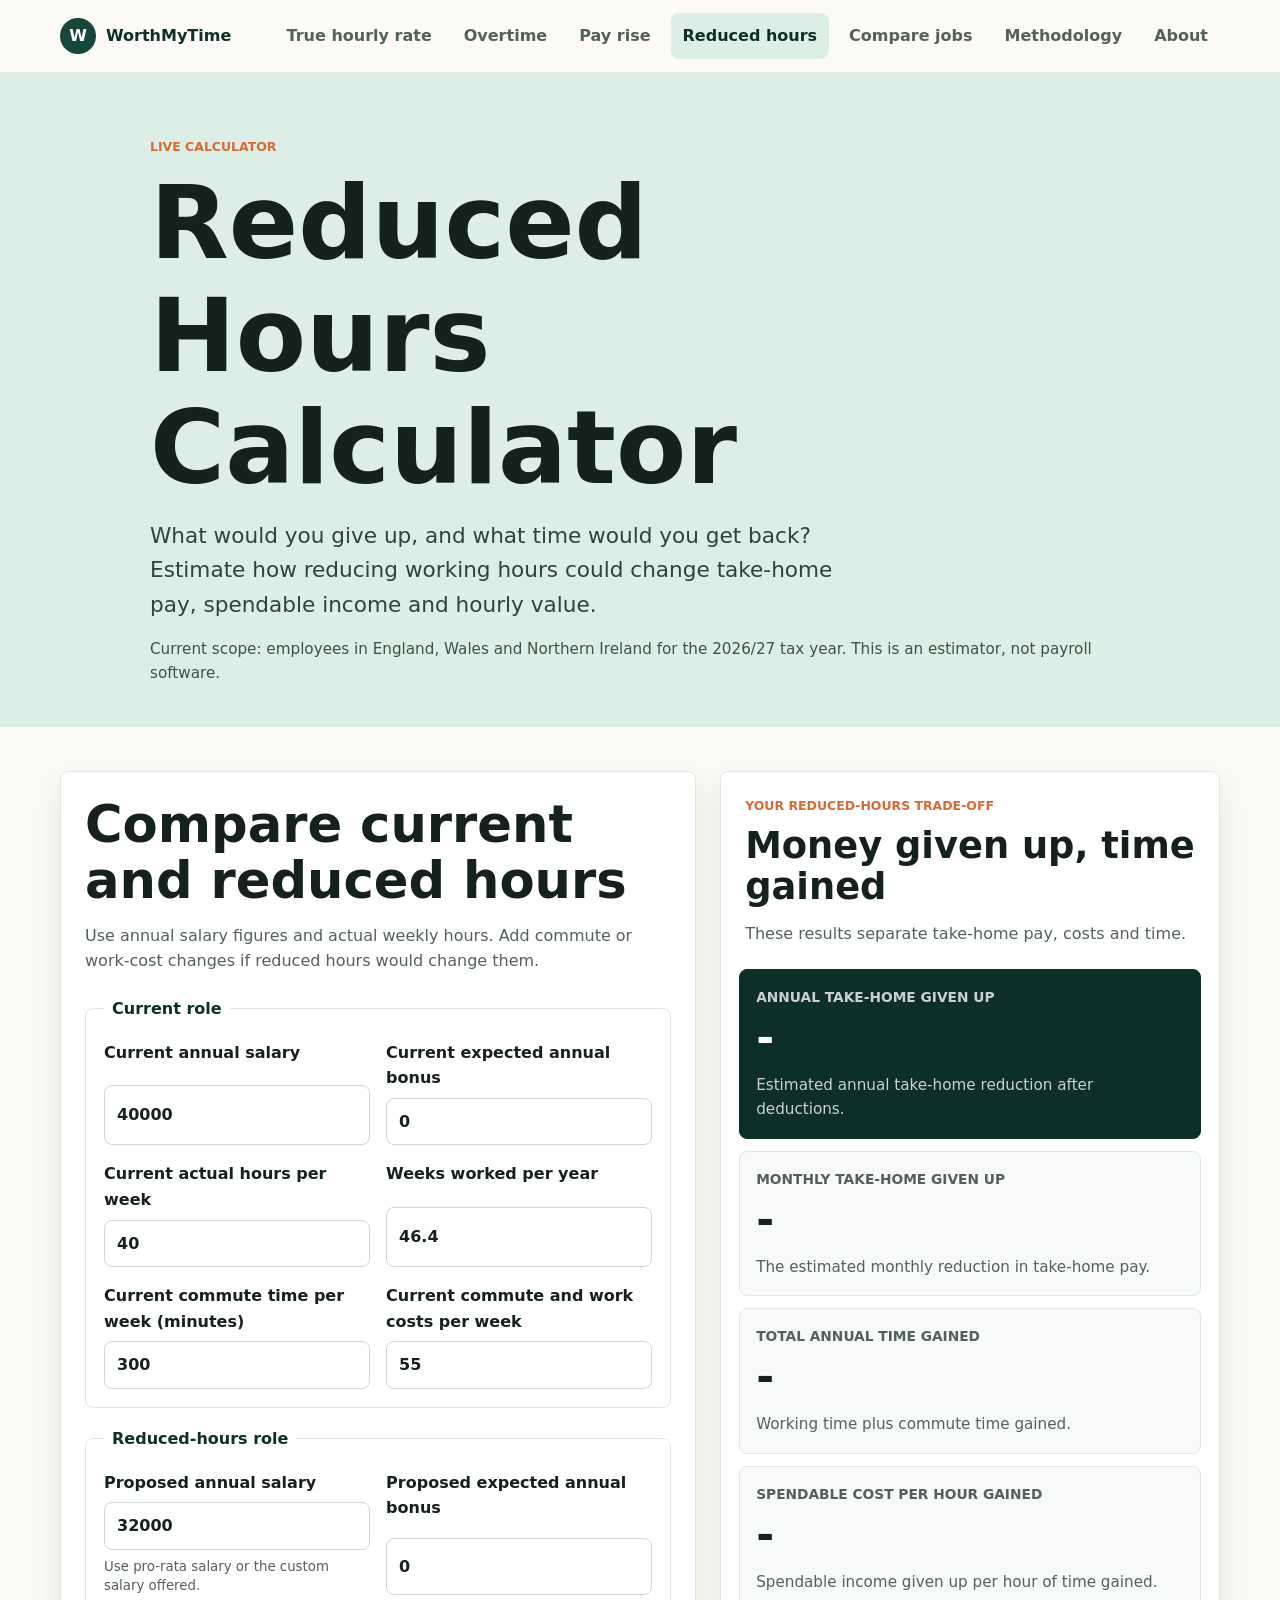
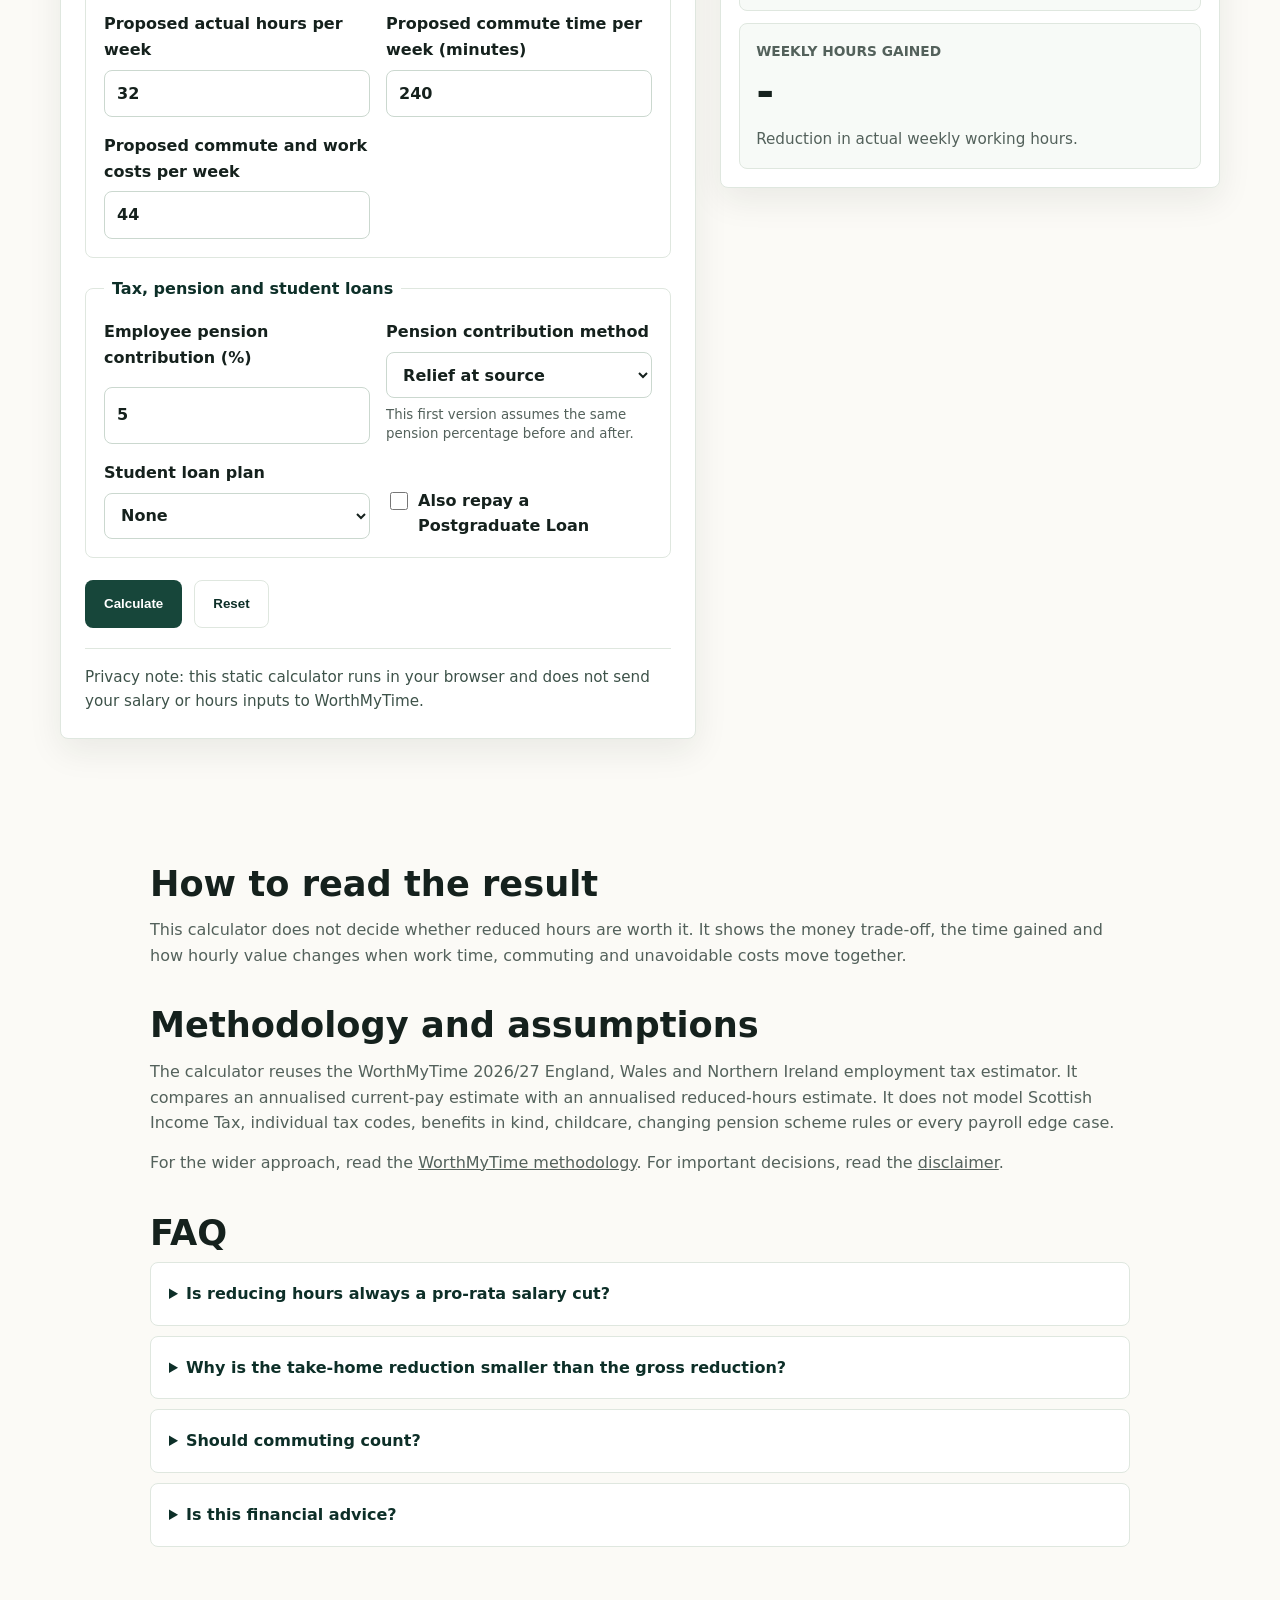
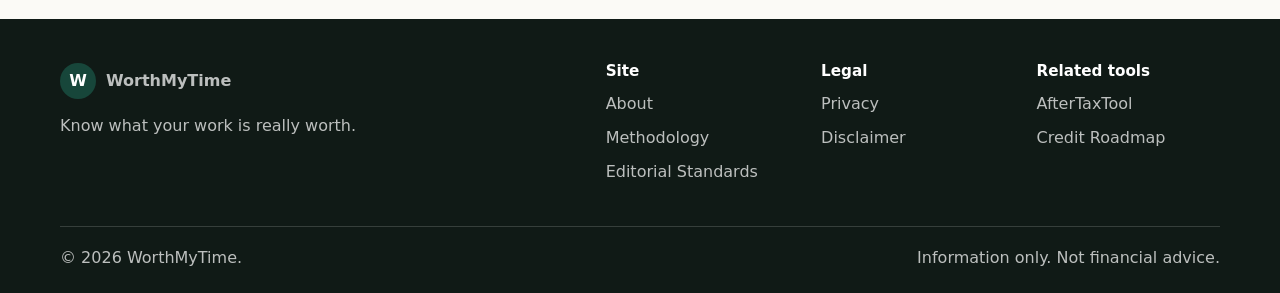
<file: tools/reduced-hours/index.html>
<!doctype html>
<html lang="en-GB">
<head>
  <meta charset="utf-8">
  <meta name="viewport" content="width=device-width, initial-scale=1">
  <title>Reduced Hours Calculator | WorthMyTime</title>
  <meta name="description" content="Use the WorthMyTime Reduced Hours Calculator to estimate how cutting working hours could affect take-home pay, time gained, hourly value and work-related costs.">
  <link rel="canonical" href="https://worthmytime.co.uk/tools/reduced-hours/">
  <meta property="og:title" content="Reduced Hours Calculator | WorthMyTime">
  <meta property="og:description" content="Estimate the take-home pay trade-off and time gained from reducing working hours.">
  <meta property="og:url" content="https://worthmytime.co.uk/tools/reduced-hours/">
  <meta property="og:type" content="website">
  <meta property="og:site_name" content="WorthMyTime">
  <link rel="icon" href="/assets/icons/favicon.svg" type="image/svg+xml">
  <link rel="stylesheet" href="/assets/css/styles.css">
  <script type="application/ld+json">{"@context":"https://schema.org","@type":"BreadcrumbList","itemListElement":[{"@type":"ListItem","position":1,"name":"Home","item":"https://worthmytime.co.uk/"},{"@type":"ListItem","position":2,"name":"Reduced Hours Calculator","item":"https://worthmytime.co.uk/tools/reduced-hours/"}]}</script>
</head>
<body>
  <a class="skip-link" href="#main">Skip to content</a>
  <header class="site-header"><div class="container header-inner"><a class="brand" href="/" aria-label="WorthMyTime home"><span class="brand-mark" aria-hidden="true">W</span><span>WorthMyTime</span></a><button class="nav-toggle" type="button" aria-expanded="false" aria-controls="site-nav"><span class="nav-toggle-line"></span><span class="sr-only">Menu</span></button><nav class="site-nav" id="site-nav" aria-label="Primary navigation"><a href="/tools/true-hourly-rate/">True hourly rate</a><a href="/tools/overtime-worth/">Overtime</a><a href="/tools/pay-rise-worth/">Pay rise</a><a href="/tools/reduced-hours/">Reduced hours</a><a href="/tools/compare-jobs/">Compare jobs</a><a href="/methodology/">Methodology</a><a href="/about/">About</a></nav></div></header>

  <main id="main">
    <section class="page-hero calculator-hero"><div class="container"><p class="eyebrow">Live calculator</p><h1>Reduced Hours Calculator</h1><p class="hero-lede">What would you give up, and what time would you get back? Estimate how reducing working hours could change take-home pay, spendable income and hourly value.</p><p class="small-note">Current scope: employees in England, Wales and Northern Ireland for the 2026/27 tax year. This is an estimator, not payroll software.</p></div></section>

    <section class="section calculator-section"><div class="container calculator-layout">
      <form class="calculator-form" data-reduced-hours-form>
        <div class="form-intro"><h2>Compare current and reduced hours</h2><p>Use annual salary figures and actual weekly hours. Add commute or work-cost changes if reduced hours would change them.</p></div>
        <div class="validation-box" data-validation hidden></div>
        <fieldset><legend>Current role</legend><div class="form-grid">
          <label><span>Current annual salary</span><input name="currentSalary" type="number" min="1" step="100" value="40000" inputmode="decimal" required></label>
          <label><span>Current expected annual bonus</span><input name="currentBonus" type="number" min="0" step="100" value="0" inputmode="decimal"></label>
          <label><span>Current actual hours per week</span><input name="currentHours" type="number" min="0.1" max="120" step="0.5" value="40" inputmode="decimal" required></label>
          <label><span>Weeks worked per year</span><input name="weeksWorked" type="number" min="1" max="52" step="0.5" value="46.4" inputmode="decimal" required></label>
          <label><span>Current commute time per week (minutes)</span><input name="currentCommuteMinutes" type="number" min="0" step="5" value="300" inputmode="decimal"></label>
          <label><span>Current commute and work costs per week</span><input name="currentCosts" type="number" min="0" step="1" value="55" inputmode="decimal"></label>
        </div></fieldset>
        <fieldset><legend>Reduced-hours role</legend><div class="form-grid">
          <label><span>Proposed annual salary</span><input name="proposedSalary" type="number" min="1" step="100" value="32000" inputmode="decimal" required><small>Use pro-rata salary or the custom salary offered.</small></label>
          <label><span>Proposed expected annual bonus</span><input name="proposedBonus" type="number" min="0" step="100" value="0" inputmode="decimal"></label>
          <label><span>Proposed actual hours per week</span><input name="proposedHours" type="number" min="0.1" max="120" step="0.5" value="32" inputmode="decimal" required></label>
          <label><span>Proposed commute time per week (minutes)</span><input name="proposedCommuteMinutes" type="number" min="0" step="5" value="240" inputmode="decimal"></label>
          <label><span>Proposed commute and work costs per week</span><input name="proposedCosts" type="number" min="0" step="1" value="44" inputmode="decimal"></label>
        </div></fieldset>
        <fieldset><legend>Tax, pension and student loans</legend><div class="form-grid">
          <label><span>Employee pension contribution (%)</span><input name="employeePensionPercent" type="number" min="0" max="80" step="0.1" value="5" inputmode="decimal"></label>
          <label><span>Pension contribution method</span><select name="pensionMethod"><option value="relief-at-source">Relief at source</option><option value="salary-sacrifice">Salary sacrifice</option><option value="none">No employee pension</option></select><small>This first version assumes the same pension percentage before and after.</small></label>
          <label><span>Student loan plan</span><select name="undergraduateLoanPlan"><option value="none">None</option><option value="plan1">Plan 1</option><option value="plan2">Plan 2</option><option value="plan4">Plan 4</option><option value="plan5">Plan 5</option></select></label>
          <label class="checkbox-label"><input name="hasPostgraduateLoan" type="checkbox"><span>Also repay a Postgraduate Loan</span></label>
        </div></fieldset>
        <div class="form-actions"><button class="button primary" type="submit">Calculate</button><button class="button secondary" type="reset">Reset</button></div>
        <p class="privacy-note">Privacy note: this static calculator runs in your browser and does not send your salary or hours inputs to WorthMyTime.</p>
      </form>

      <aside class="results-panel" data-results-panel hidden aria-live="polite"><div class="results-heading"><p class="eyebrow">Your reduced-hours trade-off</p><h2>Money given up, time gained</h2><p>These results separate take-home pay, costs and time.</p></div>
        <div class="result-card featured"><span>Annual take-home given up</span><strong data-result="takeHomeGivenUp">-</strong><p>Estimated annual take-home reduction after deductions.</p></div>
        <div class="result-card"><span>Monthly take-home given up</span><strong data-result="monthlyTakeHomeGivenUp">-</strong><p>The estimated monthly reduction in take-home pay.</p></div>
        <div class="result-card"><span>Total annual time gained</span><strong data-result="totalHoursGained">-</strong><p>Working time plus commute time gained.</p></div>
        <div class="result-card"><span>Spendable cost per hour gained</span><strong data-result="costPerHourGained">-</strong><p>Spendable income given up per hour of time gained.</p></div>
        <div class="result-card"><span>Weekly hours gained</span><strong data-result="weeklyHoursGained">-</strong><p>Reduction in actual weekly working hours.</p></div>
      </aside>
    </div></section>

    <section class="section muted" data-results-panel hidden><div class="container"><div class="section-heading"><p class="eyebrow">Breakdown</p><h2>Reduced-hours calculation details</h2><p>Lower gross pay may also lower tax, NI, student loan and pension deductions, so the take-home reduction is not always the same as the gross reduction.</p></div><div class="breakdown-grid">
      <div><span>Gross annual income given up</span><strong data-result="grossGivenUp">-</strong></div><div><span>Spendable annual income given up</span><strong data-result="spendableGivenUp">-</strong></div><div><span>Annual cost saving</span><strong data-result="annualCostSaving">-</strong></div><div><span>Current take-home</span><strong data-result="currentTakeHome">-</strong></div><div><span>Proposed take-home</span><strong data-result="proposedTakeHome">-</strong></div><div><span>Current net hourly rate</span><strong data-result="currentNetRate">-</strong></div><div><span>Proposed net hourly rate</span><strong data-result="proposedNetRate">-</strong></div><div><span>Current committed rate</span><strong data-result="currentCommittedRate">-</strong></div><div><span>Proposed committed rate</span><strong data-result="proposedCommittedRate">-</strong></div><div><span>Annual work hours gained</span><strong data-result="workHoursGained">-</strong></div><div><span>Annual commute hours gained</span><strong data-result="commuteHoursGained">-</strong></div><div><span>Tax and deduction cushion</span><strong data-result="deductionCushion">-</strong></div><div><span>Income Tax saving</span><strong data-result="taxSaving">-</strong></div><div><span>Employee NI saving</span><strong data-result="niSaving">-</strong></div><div><span>Student Loan saving</span><strong data-result="loanSaving">-</strong></div><div><span>Pension contribution reduction</span><strong data-result="pensionReduction">-</strong></div>
    </div></div></section>

    <article class="container content calculator-content"><h2>How to read the result</h2><p>This calculator does not decide whether reduced hours are worth it. It shows the money trade-off, the time gained and how hourly value changes when work time, commuting and unavoidable costs move together.</p><h2>Methodology and assumptions</h2><p>The calculator reuses the WorthMyTime 2026/27 England, Wales and Northern Ireland employment tax estimator. It compares an annualised current-pay estimate with an annualised reduced-hours estimate. It does not model Scottish Income Tax, individual tax codes, benefits in kind, childcare, changing pension scheme rules or every payroll edge case.</p><p>For the wider approach, read the <a href="/methodology/">WorthMyTime methodology</a>. For important decisions, read the <a href="/disclaimer/">disclaimer</a>.</p><h2>FAQ</h2><details><summary>Is reducing hours always a pro-rata salary cut?</summary><p>No. Some employers use a strict pro-rata salary, while others negotiate custom arrangements. Enter the actual proposed salary if you have one.</p></details><details><summary>Why is the take-home reduction smaller than the gross reduction?</summary><p>Lower salary can reduce Income Tax, National Insurance, student loan deductions and pension contributions, so the take-home change can be smaller than the headline salary cut.</p></details><details><summary>Should commuting count?</summary><p>If fewer hours also means fewer journeys or less travel time, including commute changes gives a fuller time-committed view.</p></details><details><summary>Is this financial advice?</summary><p>No. It is a general estimator to help you understand trade-offs, not a recommendation to change your working pattern.</p></details></article>
  </main>

  <footer class="site-footer"><div class="container footer-grid"><div><a class="brand footer-brand" href="/"><span class="brand-mark" aria-hidden="true">W</span><span>WorthMyTime</span></a><p>Know what your work is really worth.</p></div><nav aria-label="Footer navigation"><h2>Site</h2><a href="/about/">About</a><a href="/methodology/">Methodology</a><a href="/editorial-standards/">Editorial Standards</a></nav><nav aria-label="Legal navigation"><h2>Legal</h2><a href="/privacy/">Privacy</a><a href="/disclaimer/">Disclaimer</a></nav><nav aria-label="Related tools"><h2>Related tools</h2><a href="https://aftertaxtool.com/">AfterTaxTool</a><a href="https://creditroadmap.co.uk/">Credit Roadmap</a></nav></div><div class="container footer-bottom"><span>&copy; <span data-current-year>2026</span> WorthMyTime.</span><span>Information only. Not financial advice.</span></div></footer>
  <script src="/assets/js/main.js" defer></script>
  <script src="/assets/js/calculator-utils.js" defer></script>
  <script src="/assets/js/uk-tax-2026-27.js" defer></script>
  <script src="/assets/js/reduced-hours.js" defer></script>
</body>
</html>
</file>
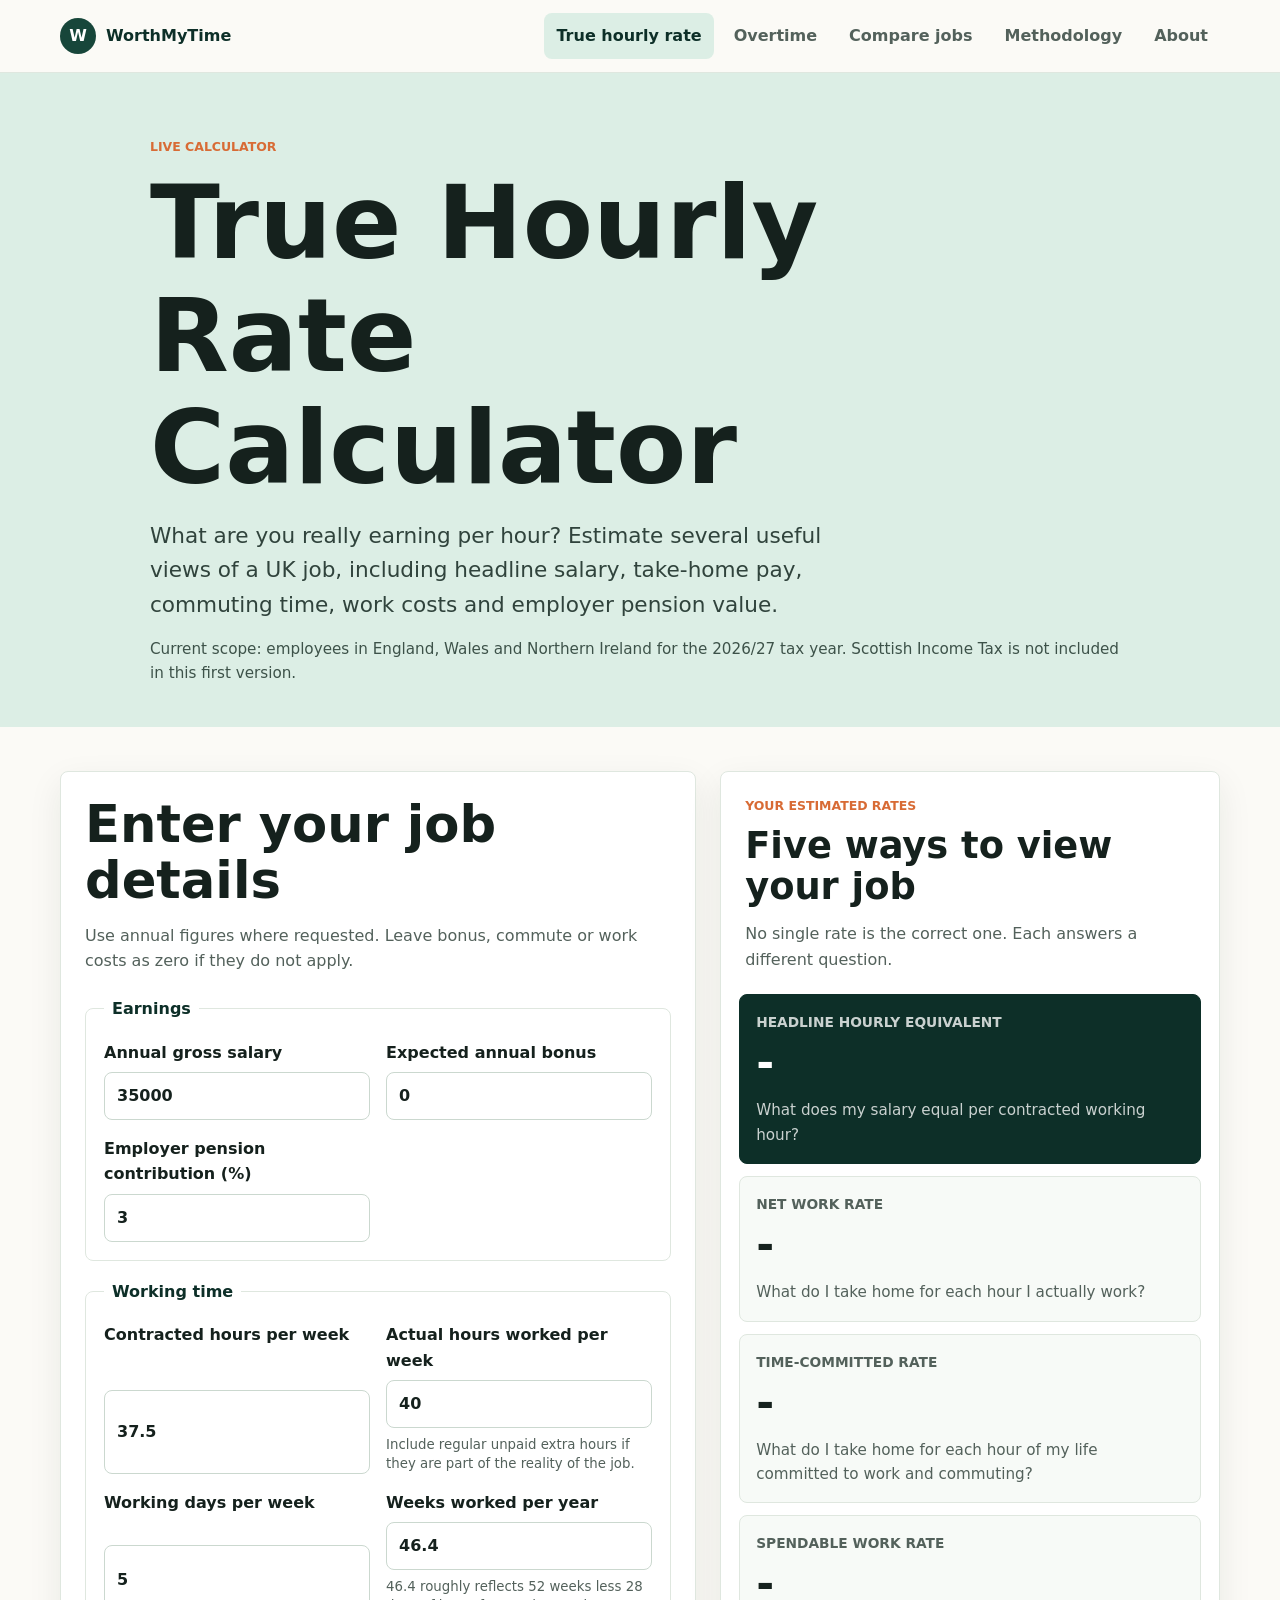
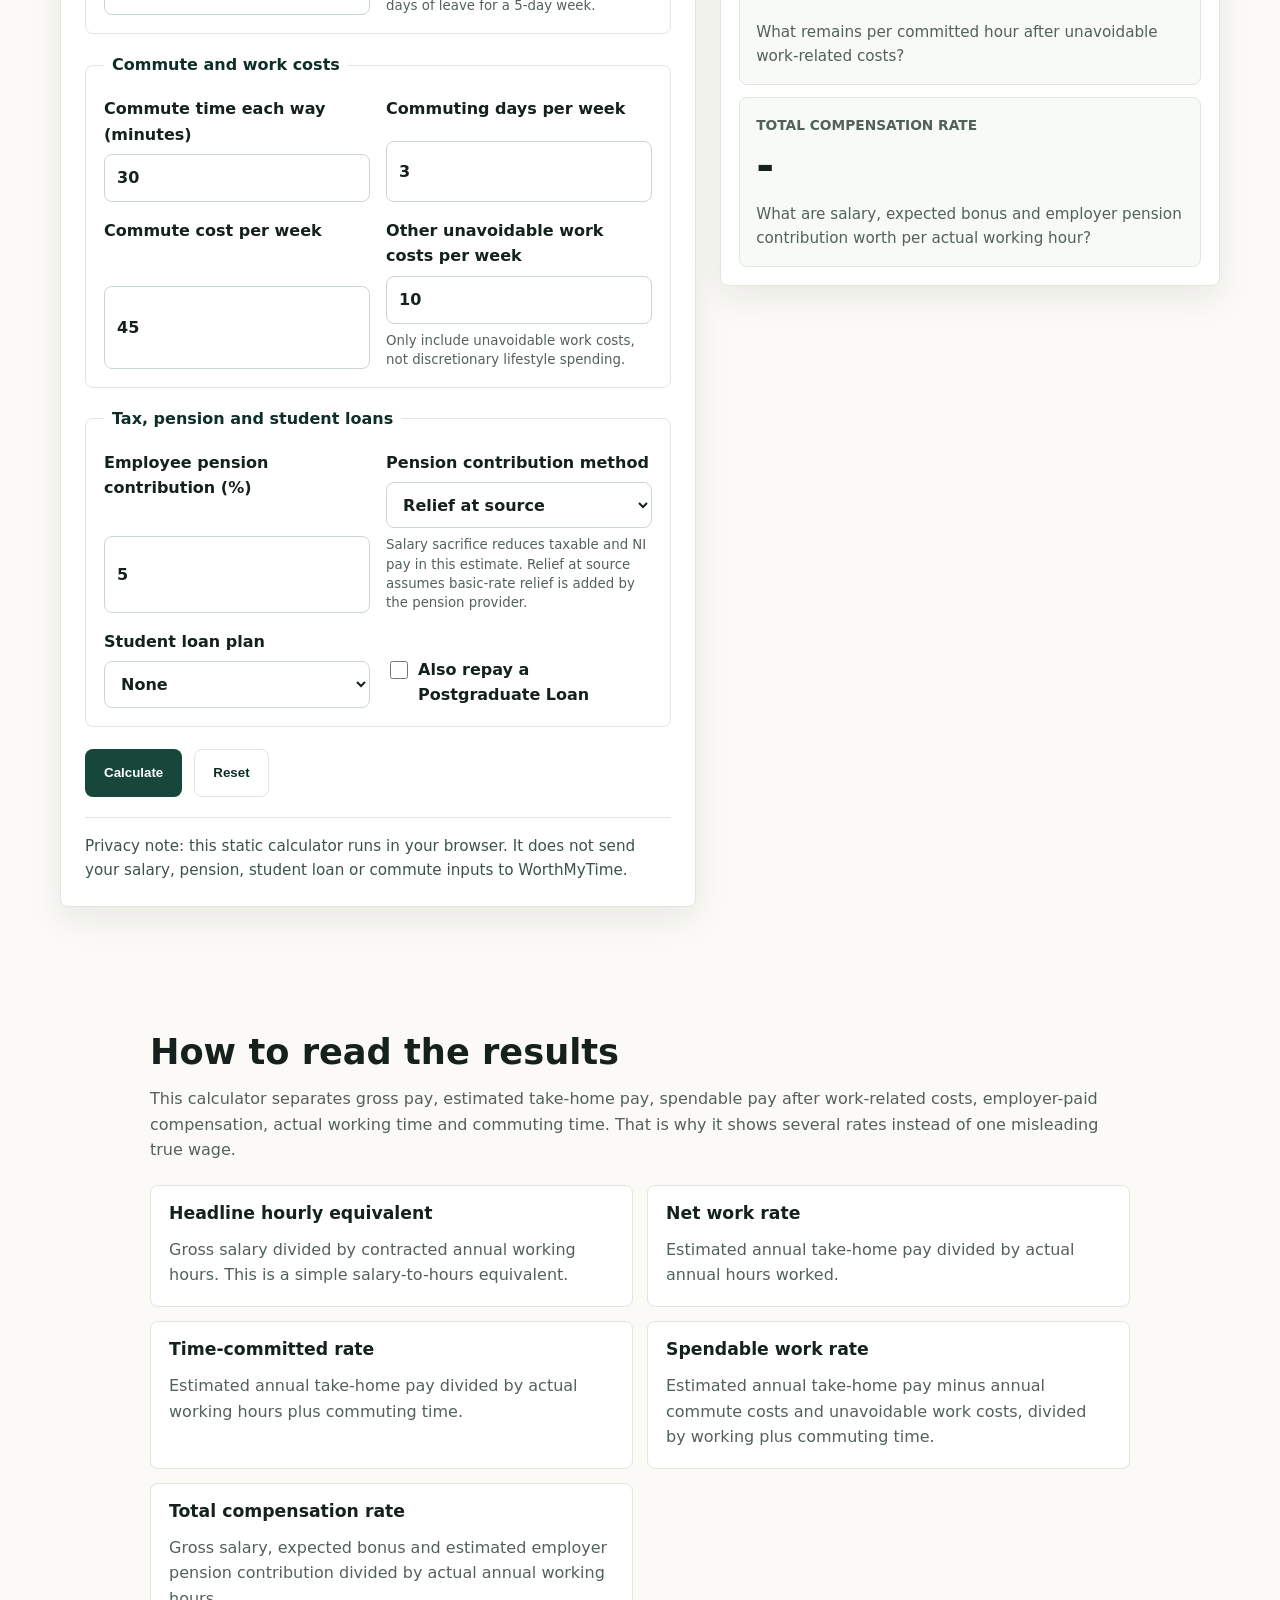
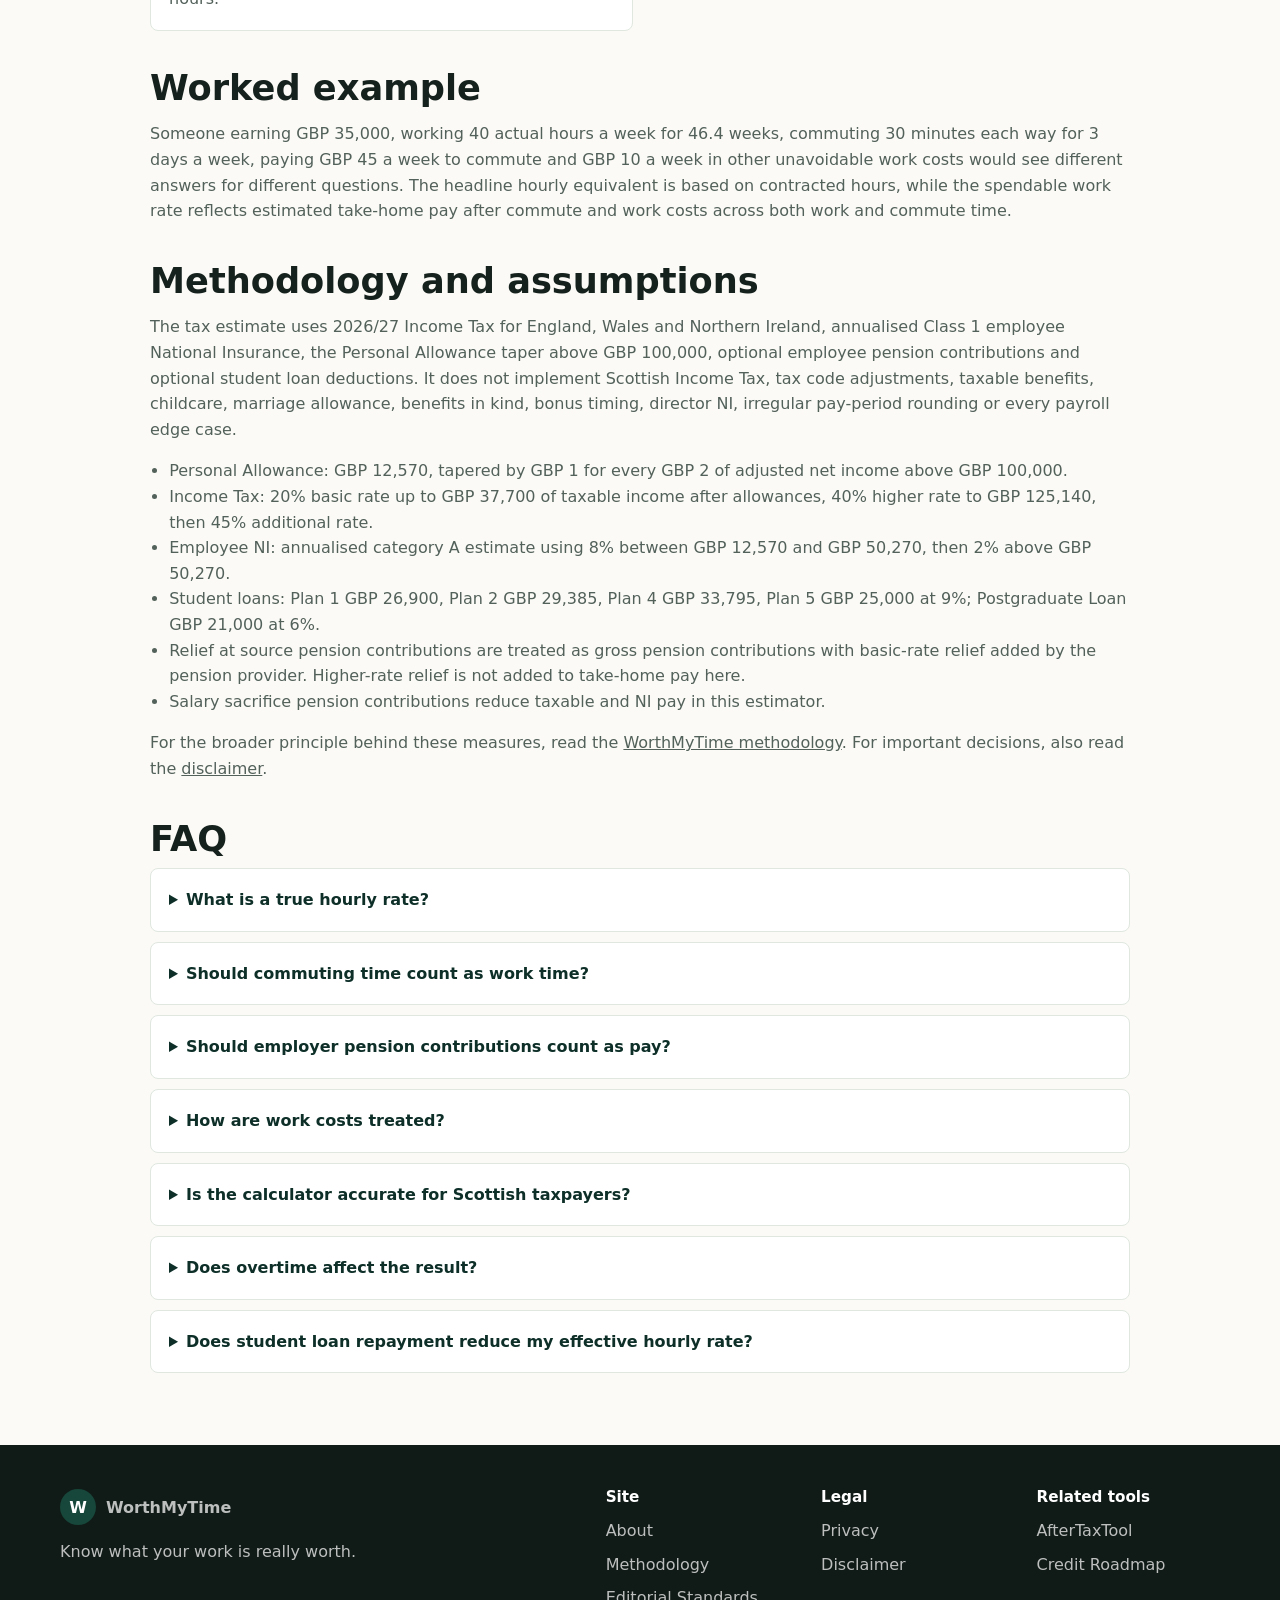
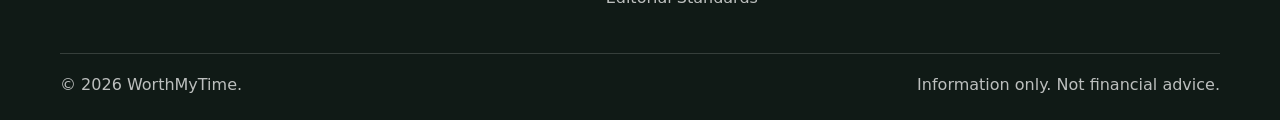
<file: tools/true-hourly-rate/index.html>
<!doctype html>
<html lang="en-GB">
<head>
  <meta charset="utf-8">
  <meta name="viewport" content="width=device-width, initial-scale=1">
  <title>True Hourly Rate Calculator | WorthMyTime</title>
  <meta name="description" content="Use the WorthMyTime True Hourly Rate Calculator to estimate headline, net, time-committed, spendable and total compensation rates for a UK job.">
  <link rel="canonical" href="https://worthmytime.co.uk/tools/true-hourly-rate/">
  <meta property="og:title" content="True Hourly Rate Calculator | WorthMyTime">
  <meta property="og:description" content="Estimate what your work is worth per hour after hours, tax, commuting, pension and work-related costs.">
  <meta property="og:url" content="https://worthmytime.co.uk/tools/true-hourly-rate/">
  <meta property="og:type" content="website">
  <meta property="og:site_name" content="WorthMyTime">
  <link rel="icon" href="/assets/icons/favicon.svg" type="image/svg+xml">
  <link rel="stylesheet" href="/assets/css/styles.css">
  <script type="application/ld+json">
  {
    "@context": "https://schema.org",
    "@type": "BreadcrumbList",
    "itemListElement": [
      {
        "@type": "ListItem",
        "position": 1,
        "name": "Home",
        "item": "https://worthmytime.co.uk/"
      },
      {
        "@type": "ListItem",
        "position": 2,
        "name": "True Hourly Rate Calculator",
        "item": "https://worthmytime.co.uk/tools/true-hourly-rate/"
      }
    ]
  }
  </script>
  <script type="application/ld+json">
  {
    "@context": "https://schema.org",
    "@type": "FAQPage",
    "mainEntity": [
      {
        "@type": "Question",
        "name": "What is a true hourly rate?",
        "acceptedAnswer": {
          "@type": "Answer",
          "text": "A true hourly rate is a way to look beyond headline salary by comparing pay with the time and costs involved in doing a job. WorthMyTime shows several rates because different decisions need different measures."
        }
      },
      {
        "@type": "Question",
        "name": "Should commuting time count as work time?",
        "acceptedAnswer": {
          "@type": "Answer",
          "text": "Commuting time is not normally paid working time, but it is time committed to having that job. The time-committed rate includes commuting so you can see that perspective separately."
        }
      },
      {
        "@type": "Question",
        "name": "Should employer pension contributions count as pay?",
        "acceptedAnswer": {
          "@type": "Answer",
          "text": "Employer pension contributions are part of total compensation, but they are not immediate spendable income. The calculator shows them separately in the total compensation rate."
        }
      },
      {
        "@type": "Question",
        "name": "How are work costs treated?",
        "acceptedAnswer": {
          "@type": "Answer",
          "text": "The spendable work rate subtracts commuting costs and unavoidable work-related costs from estimated take-home pay before dividing by total committed time."
        }
      },
      {
        "@type": "Question",
        "name": "Is the calculator accurate for Scottish taxpayers?",
        "acceptedAnswer": {
          "@type": "Answer",
          "text": "No. This first version estimates Income Tax for England, Wales and Northern Ireland. Scottish Income Tax bands are different and will need a separate implementation."
        }
      },
      {
        "@type": "Question",
        "name": "Does overtime affect the result?",
        "acceptedAnswer": {
          "@type": "Answer",
          "text": "Overtime can affect the result if you include it in actual weekly hours or expected bonus. A dedicated overtime calculator is planned so overtime can be modelled more precisely."
        }
      },
      {
        "@type": "Question",
        "name": "Does student loan repayment reduce my effective hourly rate?",
        "acceptedAnswer": {
          "@type": "Answer",
          "text": "Student loan deductions reduce estimated take-home pay, so they affect the net, time-committed and spendable rates shown by this calculator."
        }
      }
    ]
  }
  </script>
</head>
<body>
  <a class="skip-link" href="#main">Skip to content</a>
  <header class="site-header">
    <div class="container header-inner">
      <a class="brand" href="/" aria-label="WorthMyTime home">
        <span class="brand-mark" aria-hidden="true">W</span>
        <span>WorthMyTime</span>
      </a>
      <button class="nav-toggle" type="button" aria-expanded="false" aria-controls="site-nav">
        <span class="nav-toggle-line"></span>
        <span class="sr-only">Menu</span>
      </button>
      <nav class="site-nav" id="site-nav" aria-label="Primary navigation">
        <a href="/tools/true-hourly-rate/">True hourly rate</a>
        <a href="/tools/overtime-worth/">Overtime</a>
        <a href="/tools/compare-jobs/">Compare jobs</a>
        <a href="/methodology/">Methodology</a>
        <a href="/about/">About</a>
      </nav>
    </div>
  </header>

  <main id="main">
    <section class="page-hero calculator-hero">
      <div class="container">
        <p class="eyebrow">Live calculator</p>
        <h1>True Hourly Rate Calculator</h1>
        <p class="hero-lede">What are you really earning per hour? Estimate several useful views of a UK job, including headline salary, take-home pay, commuting time, work costs and employer pension value.</p>
        <p class="small-note">Current scope: employees in England, Wales and Northern Ireland for the 2026/27 tax year. Scottish Income Tax is not included in this first version.</p>
      </div>
    </section>

    <section class="section calculator-section">
      <div class="container calculator-layout">
        <form class="calculator-form" data-true-hourly-form>
          <div class="form-intro">
            <h2>Enter your job details</h2>
            <p>Use annual figures where requested. Leave bonus, commute or work costs as zero if they do not apply.</p>
          </div>

          <div class="validation-box" data-validation hidden></div>

          <fieldset>
            <legend>Earnings</legend>
            <div class="form-grid">
              <label>
                <span>Annual gross salary</span>
                <input name="grossSalary" type="number" min="1" step="100" value="35000" inputmode="decimal" required>
              </label>
              <label>
                <span>Expected annual bonus</span>
                <input name="bonus" type="number" min="0" step="100" value="0" inputmode="decimal">
              </label>
              <label>
                <span>Employer pension contribution (%)</span>
                <input name="employerPensionPercent" type="number" min="0" max="80" step="0.1" value="3" inputmode="decimal">
              </label>
            </div>
          </fieldset>

          <fieldset>
            <legend>Working time</legend>
            <div class="form-grid">
              <label>
                <span>Contracted hours per week</span>
                <input name="contractedHours" type="number" min="0.1" max="120" step="0.5" value="37.5" inputmode="decimal" required>
              </label>
              <label>
                <span>Actual hours worked per week</span>
                <input name="actualHours" type="number" min="0.1" max="120" step="0.5" value="40" inputmode="decimal" required>
                <small>Include regular unpaid extra hours if they are part of the reality of the job.</small>
              </label>
              <label>
                <span>Working days per week</span>
                <input name="workingDays" type="number" min="1" max="7" step="0.5" value="5" inputmode="decimal" required>
              </label>
              <label>
                <span>Weeks worked per year</span>
                <input name="weeksWorked" type="number" min="1" max="52" step="0.5" value="46.4" inputmode="decimal" required>
                <small>46.4 roughly reflects 52 weeks less 28 days of leave for a 5-day week.</small>
              </label>
            </div>
          </fieldset>

          <fieldset>
            <legend>Commute and work costs</legend>
            <div class="form-grid">
              <label>
                <span>Commute time each way (minutes)</span>
                <input name="commuteMinutesEachWay" type="number" min="0" max="300" step="5" value="30" inputmode="decimal">
              </label>
              <label>
                <span>Commuting days per week</span>
                <input name="commuteDays" type="number" min="0" max="7" step="0.5" value="3" inputmode="decimal">
              </label>
              <label>
                <span>Commute cost per week</span>
                <input name="commuteCost" type="number" min="0" step="1" value="45" inputmode="decimal">
              </label>
              <label>
                <span>Other unavoidable work costs per week</span>
                <input name="otherWorkCosts" type="number" min="0" step="1" value="10" inputmode="decimal">
                <small>Only include unavoidable work costs, not discretionary lifestyle spending.</small>
              </label>
            </div>
          </fieldset>

          <fieldset>
            <legend>Tax, pension and student loans</legend>
            <div class="form-grid">
              <label>
                <span>Employee pension contribution (%)</span>
                <input name="employeePensionPercent" type="number" min="0" max="80" step="0.1" value="5" inputmode="decimal">
              </label>
              <label>
                <span>Pension contribution method</span>
                <select name="pensionMethod">
                  <option value="relief-at-source">Relief at source</option>
                  <option value="salary-sacrifice">Salary sacrifice</option>
                  <option value="none">No employee pension</option>
                </select>
                <small>Salary sacrifice reduces taxable and NI pay in this estimate. Relief at source assumes basic-rate relief is added by the pension provider.</small>
              </label>
              <label>
                <span>Student loan plan</span>
                <select name="undergraduateLoanPlan">
                  <option value="none">None</option>
                  <option value="plan1">Plan 1</option>
                  <option value="plan2">Plan 2</option>
                  <option value="plan4">Plan 4</option>
                  <option value="plan5">Plan 5</option>
                </select>
              </label>
              <label class="checkbox-label">
                <input name="hasPostgraduateLoan" type="checkbox">
                <span>Also repay a Postgraduate Loan</span>
              </label>
            </div>
          </fieldset>

          <div class="form-actions">
            <button class="button primary" type="submit">Calculate</button>
            <button class="button secondary" type="reset">Reset</button>
          </div>
          <p class="privacy-note">Privacy note: this static calculator runs in your browser. It does not send your salary, pension, student loan or commute inputs to WorthMyTime.</p>
        </form>

        <aside class="results-panel" data-results-panel hidden aria-live="polite">
          <div class="results-heading">
            <p class="eyebrow">Your estimated rates</p>
            <h2>Five ways to view your job</h2>
            <p>No single rate is the correct one. Each answers a different question.</p>
          </div>
          <div class="result-card featured">
            <span>Headline hourly equivalent</span>
            <strong data-result="headlineHourly">-</strong>
            <p>What does my salary equal per contracted working hour?</p>
          </div>
          <div class="result-card">
            <span>Net work rate</span>
            <strong data-result="netWorkRate">-</strong>
            <p>What do I take home for each hour I actually work?</p>
          </div>
          <div class="result-card">
            <span>Time-committed rate</span>
            <strong data-result="timeCommittedRate">-</strong>
            <p>What do I take home for each hour of my life committed to work and commuting?</p>
          </div>
          <div class="result-card">
            <span>Spendable work rate</span>
            <strong data-result="spendableWorkRate">-</strong>
            <p>What remains per committed hour after unavoidable work-related costs?</p>
          </div>
          <div class="result-card">
            <span>Total compensation rate</span>
            <strong data-result="totalCompensationRate">-</strong>
            <p>What are salary, expected bonus and employer pension contribution worth per actual working hour?</p>
          </div>
        </aside>
      </div>
    </section>

    <section class="section muted" data-results-panel hidden>
      <div class="container">
        <div class="section-heading">
          <p class="eyebrow">Breakdown</p>
          <h2>The figures behind the rates</h2>
          <p>Employer pension is shown as compensation, not as immediately spendable income.</p>
        </div>
        <div class="breakdown-grid">
          <div><span>Annual gross salary</span><strong data-result="grossSalary">-</strong></div>
          <div><span>Expected bonus</span><strong data-result="bonus">-</strong></div>
          <div><span>Gross income used</span><strong data-result="grossIncome">-</strong></div>
          <div><span>Estimated annual take-home</span><strong data-result="annualTakeHome">-</strong></div>
          <div><span>Estimated monthly take-home</span><strong data-result="monthlyTakeHome">-</strong></div>
          <div><span>Annual employee pension contribution</span><strong data-result="employeePension">-</strong></div>
          <div><span>Estimated Income Tax</span><strong data-result="incomeTax">-</strong></div>
          <div><span>Estimated employee NI</span><strong data-result="nationalInsurance">-</strong></div>
          <div><span>Estimated Student Loan deductions</span><strong data-result="studentLoan">-</strong></div>
          <div><span>Annual commute cost</span><strong data-result="commuteCostAnnual">-</strong></div>
          <div><span>Annual other work costs</span><strong data-result="otherWorkCostsAnnual">-</strong></div>
          <div><span>Actual annual working hours</span><strong data-result="actualAnnualHours">-</strong></div>
          <div><span>Annual commute hours</span><strong data-result="annualCommuteHours">-</strong></div>
          <div><span>Total annual time committed</span><strong data-result="totalCommittedHours">-</strong></div>
          <div><span>Estimated employer pension contribution</span><strong data-result="employerPension">-</strong></div>
          <div><span>Total compensation estimate</span><strong data-result="totalCompensation">-</strong></div>
          <div><span>Personal Allowance used</span><strong data-result="personalAllowance">-</strong></div>
          <div><span>Taxable employment income</span><strong data-result="taxableEmploymentIncome">-</strong></div>
        </div>
      </div>
    </section>

    <article class="container content calculator-content">
      <h2>How to read the results</h2>
      <p>This calculator separates gross pay, estimated take-home pay, spendable pay after work-related costs, employer-paid compensation, actual working time and commuting time. That is why it shows several rates instead of one misleading true wage.</p>

      <div class="explain-grid">
        <div><h3>Headline hourly equivalent</h3><p>Gross salary divided by contracted annual working hours. This is a simple salary-to-hours equivalent.</p></div>
        <div><h3>Net work rate</h3><p>Estimated annual take-home pay divided by actual annual hours worked.</p></div>
        <div><h3>Time-committed rate</h3><p>Estimated annual take-home pay divided by actual working hours plus commuting time.</p></div>
        <div><h3>Spendable work rate</h3><p>Estimated annual take-home pay minus annual commute costs and unavoidable work costs, divided by working plus commuting time.</p></div>
        <div><h3>Total compensation rate</h3><p>Gross salary, expected bonus and estimated employer pension contribution divided by actual annual working hours.</p></div>
      </div>

      <h2>Worked example</h2>
      <p>Someone earning GBP 35,000, working 40 actual hours a week for 46.4 weeks, commuting 30 minutes each way for 3 days a week, paying GBP 45 a week to commute and GBP 10 a week in other unavoidable work costs would see different answers for different questions. The headline hourly equivalent is based on contracted hours, while the spendable work rate reflects estimated take-home pay after commute and work costs across both work and commute time.</p>

      <h2>Methodology and assumptions</h2>
      <p>The tax estimate uses 2026/27 Income Tax for England, Wales and Northern Ireland, annualised Class 1 employee National Insurance, the Personal Allowance taper above GBP 100,000, optional employee pension contributions and optional student loan deductions. It does not implement Scottish Income Tax, tax code adjustments, taxable benefits, childcare, marriage allowance, benefits in kind, bonus timing, director NI, irregular pay-period rounding or every payroll edge case.</p>
      <ul>
        <li>Personal Allowance: GBP 12,570, tapered by GBP 1 for every GBP 2 of adjusted net income above GBP 100,000.</li>
        <li>Income Tax: 20% basic rate up to GBP 37,700 of taxable income after allowances, 40% higher rate to GBP 125,140, then 45% additional rate.</li>
        <li>Employee NI: annualised category A estimate using 8% between GBP 12,570 and GBP 50,270, then 2% above GBP 50,270.</li>
        <li>Student loans: Plan 1 GBP 26,900, Plan 2 GBP 29,385, Plan 4 GBP 33,795, Plan 5 GBP 25,000 at 9%; Postgraduate Loan GBP 21,000 at 6%.</li>
        <li>Relief at source pension contributions are treated as gross pension contributions with basic-rate relief added by the pension provider. Higher-rate relief is not added to take-home pay here.</li>
        <li>Salary sacrifice pension contributions reduce taxable and NI pay in this estimator.</li>
      </ul>
      <p>For the broader principle behind these measures, read the <a href="/methodology/">WorthMyTime methodology</a>. For important decisions, also read the <a href="/disclaimer/">disclaimer</a>.</p>

      <h2>FAQ</h2>
      <details>
        <summary>What is a true hourly rate?</summary>
        <p>A true hourly rate is a way to look beyond headline salary by comparing pay with the time and costs involved in doing a job. WorthMyTime shows several rates because different decisions need different measures.</p>
      </details>
      <details>
        <summary>Should commuting time count as work time?</summary>
        <p>Commuting time is not normally paid working time, but it is time committed to having that job. The time-committed rate includes commuting so you can see that perspective separately.</p>
      </details>
      <details>
        <summary>Should employer pension contributions count as pay?</summary>
        <p>Employer pension contributions are part of total compensation, but they are not immediate spendable income. The calculator shows them separately in the total compensation rate.</p>
      </details>
      <details>
        <summary>How are work costs treated?</summary>
        <p>The spendable work rate subtracts commuting costs and unavoidable work-related costs from estimated take-home pay before dividing by total committed time.</p>
      </details>
      <details>
        <summary>Is the calculator accurate for Scottish taxpayers?</summary>
        <p>No. This first version estimates Income Tax for England, Wales and Northern Ireland. Scottish Income Tax bands are different and will need a separate implementation.</p>
      </details>
      <details>
        <summary>Does overtime affect the result?</summary>
        <p>Overtime can affect the result if you include it in actual weekly hours or expected bonus. A dedicated overtime calculator is planned so overtime can be modelled more precisely.</p>
      </details>
      <details>
        <summary>Does student loan repayment reduce my effective hourly rate?</summary>
        <p>Student loan deductions reduce estimated take-home pay, so they affect the net, time-committed and spendable rates shown by this calculator.</p>
      </details>
    </article>
  </main>

  <footer class="site-footer">
    <div class="container footer-grid">
      <div>
        <a class="brand footer-brand" href="/">
          <span class="brand-mark" aria-hidden="true">W</span>
          <span>WorthMyTime</span>
        </a>
        <p>Know what your work is really worth.</p>
      </div>
      <nav aria-label="Footer navigation">
        <h2>Site</h2>
        <a href="/about/">About</a>
        <a href="/methodology/">Methodology</a>
        <a href="/editorial-standards/">Editorial Standards</a>
      </nav>
      <nav aria-label="Legal navigation">
        <h2>Legal</h2>
        <a href="/privacy/">Privacy</a>
        <a href="/disclaimer/">Disclaimer</a>
      </nav>
      <nav aria-label="Related tools">
        <h2>Related tools</h2>
        <a href="https://aftertaxtool.com/">AfterTaxTool</a>
        <a href="https://creditroadmap.co.uk/">Credit Roadmap</a>
      </nav>    </div>
    <div class="container footer-bottom">
      <span>&copy; <span data-current-year>2026</span> WorthMyTime.</span>
      <span>Information only. Not financial advice.</span>
    </div>
  </footer>
  <script src="/assets/js/main.js" defer></script>
  <script src="/assets/js/calculator-utils.js" defer></script>
  <script src="/assets/js/uk-tax-2026-27.js" defer></script>
  <script src="/assets/js/true-hourly-rate.js" defer></script>
</body>
</html>
</file>
<file: assets/css/styles.css>
:root {
  --ink: #15211d;
  --muted: #53615b;
  --paper: #fbfaf6;
  --surface: #ffffff;
  --line: #dfe7df;
  --brand: #17463a;
  --brand-dark: #0d2f28;
  --accent: #d86b35;
  --accent-soft: #f7e3d8;
  --mint: #dceee5;
  --blue: #dce9f4;
  --shadow: 0 18px 50px rgba(21, 33, 29, 0.12);
  --radius: 8px;
  --max-width: 1160px;
}

* {
  box-sizing: border-box;
}

html {
  scroll-behavior: smooth;
}

body {
  margin: 0;
  background: var(--paper);
  color: var(--ink);
  font-family: Inter, ui-sans-serif, system-ui, -apple-system, BlinkMacSystemFont, "Segoe UI", sans-serif;
  font-size: 16px;
  line-height: 1.6;
}

img,
svg {
  max-width: 100%;
}

a {
  color: inherit;
}

.container {
  width: min(100% - 32px, var(--max-width));
  margin-inline: auto;
}

.skip-link {
  position: absolute;
  left: 16px;
  top: -48px;
  z-index: 20;
  background: var(--brand-dark);
  color: #fff;
  padding: 10px 14px;
  border-radius: var(--radius);
}

.skip-link:focus {
  top: 16px;
}

.sr-only {
  position: absolute;
  width: 1px;
  height: 1px;
  padding: 0;
  margin: -1px;
  overflow: hidden;
  clip: rect(0, 0, 0, 0);
  white-space: nowrap;
  border: 0;
}

.site-header {
  position: sticky;
  top: 0;
  z-index: 10;
  background: rgba(251, 250, 246, 0.94);
  border-bottom: 1px solid var(--line);
  backdrop-filter: blur(16px);
}

.header-inner {
  min-height: 72px;
  display: flex;
  align-items: center;
  justify-content: space-between;
  gap: 24px;
}

.brand {
  display: inline-flex;
  align-items: center;
  gap: 10px;
  color: var(--brand-dark);
  font-weight: 800;
  text-decoration: none;
  letter-spacing: 0;
}

.brand-mark {
  display: inline-grid;
  width: 36px;
  height: 36px;
  place-items: center;
  border-radius: 50%;
  background: var(--brand);
  color: #fff;
  font-weight: 900;
}

.site-nav {
  display: flex;
  align-items: center;
  gap: 8px;
}

.site-nav a {
  border-radius: var(--radius);
  color: var(--muted);
  font-weight: 700;
  padding: 10px 12px;
  text-decoration: none;
}

.site-nav a:hover,
.site-nav a:focus-visible,
.site-nav a[aria-current="page"] {
  background: var(--mint);
  color: var(--brand-dark);
  outline: none;
}

.nav-toggle {
  display: none;
  width: 42px;
  height: 42px;
  border: 1px solid var(--line);
  border-radius: var(--radius);
  background: var(--surface);
}

.nav-toggle-line,
.nav-toggle-line::before,
.nav-toggle-line::after {
  display: block;
  width: 18px;
  height: 2px;
  margin: 0 auto;
  background: var(--ink);
  content: "";
}

.nav-toggle-line::before {
  transform: translateY(-6px);
}

.nav-toggle-line::after {
  transform: translateY(4px);
}

.hero {
  padding: 72px 0 56px;
  background:
    linear-gradient(135deg, rgba(220, 238, 229, 0.95), rgba(247, 227, 216, 0.7)),
    var(--paper);
}

.hero-grid {
  display: grid;
  grid-template-columns: minmax(0, 1.12fr) minmax(320px, 0.88fr);
  gap: 44px;
  align-items: center;
}

.eyebrow,
.card-kicker {
  color: var(--accent);
  font-size: 0.78rem;
  font-weight: 800;
  letter-spacing: 0;
  margin: 0 0 10px;
  text-transform: uppercase;
}

h1,
h2,
h3 {
  line-height: 1.1;
  margin: 0;
}

h1 {
  max-width: 760px;
  font-size: clamp(3rem, 8vw, 6.4rem);
}

h2 {
  font-size: clamp(2rem, 4vw, 3.4rem);
}

h3 {
  font-size: 1.22rem;
}

p {
  color: var(--muted);
  margin: 14px 0 0;
}

.hero-lede {
  max-width: 700px;
  color: #30433c;
  font-size: clamp(1.12rem, 2vw, 1.35rem);
}

.hero-actions {
  display: flex;
  flex-wrap: wrap;
  gap: 12px;
  margin-top: 28px;
}

.button {
  display: inline-flex;
  min-height: 48px;
  align-items: center;
  justify-content: center;
  border: 1px solid transparent;
  border-radius: var(--radius);
  font-weight: 800;
  padding: 12px 18px;
  text-decoration: none;
}

.button.primary {
  background: var(--brand);
  color: #fff;
}

.button.primary:hover,
.button.primary:focus-visible {
  background: var(--brand-dark);
}

.button.secondary {
  background: var(--surface);
  border-color: var(--line);
  color: var(--brand-dark);
}

.button.secondary:hover,
.button.secondary:focus-visible {
  border-color: var(--brand);
}

.hero-panel {
  background: var(--surface);
  border: 1px solid rgba(23, 70, 58, 0.16);
  border-radius: var(--radius);
  box-shadow: var(--shadow);
  padding: 22px;
}

.metric-card {
  border-radius: var(--radius);
  background: var(--brand-dark);
  color: #fff;
  padding: 24px;
}

.metric-label {
  color: rgba(255, 255, 255, 0.72);
  display: block;
  font-size: 0.88rem;
  font-weight: 700;
}

.metric-card strong {
  display: block;
  font-size: clamp(2rem, 5vw, 3.2rem);
  line-height: 1;
  margin-top: 10px;
}

.metric-card p {
  color: rgba(255, 255, 255, 0.78);
}

.factor-list {
  display: grid;
  grid-template-columns: repeat(2, minmax(0, 1fr));
  gap: 10px;
  margin-top: 16px;
}

.factor-list span {
  background: var(--mint);
  border-radius: var(--radius);
  color: var(--brand-dark);
  font-weight: 800;
  padding: 12px;
}

.section {
  padding: 72px 0;
}

.section.muted {
  background: #eef5ee;
  border-block: 1px solid var(--line);
}

.section-heading {
  max-width: 760px;
  margin-bottom: 28px;
}

.tool-grid {
  display: grid;
  grid-template-columns: repeat(3, minmax(0, 1fr));
  gap: 16px;
}

.tool-card {
  min-height: 220px;
  display: flex;
  flex-direction: column;
  justify-content: space-between;
  background: var(--surface);
  border: 1px solid var(--line);
  border-radius: var(--radius);
  padding: 22px;
  text-decoration: none;
  transition: transform 180ms ease, box-shadow 180ms ease, border-color 180ms ease;
}

.tool-card:hover,
.tool-card:focus-visible {
  border-color: rgba(23, 70, 58, 0.48);
  box-shadow: var(--shadow);
  outline: none;
  transform: translateY(-3px);
}

.tool-card p {
  margin-top: 18px;
}

.split {
  display: grid;
  grid-template-columns: minmax(0, 0.8fr) minmax(340px, 1.2fr);
  gap: 44px;
  align-items: start;
}

.rate-list {
  display: grid;
  gap: 10px;
}

.rate-list div {
  display: grid;
  grid-template-columns: minmax(180px, 0.42fr) 1fr;
  gap: 18px;
  background: var(--surface);
  border: 1px solid var(--line);
  border-radius: var(--radius);
  padding: 16px;
}

.rate-list span {
  color: var(--muted);
}

.trust-band {
  display: flex;
  align-items: center;
  justify-content: space-between;
  gap: 24px;
  background: var(--brand-dark);
  border-radius: var(--radius);
  color: #fff;
  padding: 34px;
}

.trust-band p {
  max-width: 760px;
  color: rgba(255, 255, 255, 0.78);
}

.page-hero {
  padding: 64px 0 42px;
  background: var(--mint);
}

.page-hero .container {
  max-width: 850px;
}

.content {
  max-width: 850px;
  padding: 54px 0 72px;
}

.content h2 {
  font-size: clamp(1.6rem, 3vw, 2.2rem);
  margin-top: 38px;
}

.content h2:first-child {
  margin-top: 0;
}

.content ul {
  color: var(--muted);
  padding-left: 1.2rem;
}

.status-note {
  background: var(--blue);
  border: 1px solid #c9dbea;
  border-radius: var(--radius);
  margin: 28px 0;
  padding: 18px;
}

.small-note,
.privacy-note {
  color: #3d5249;
  font-size: 0.95rem;
}

.calculator-hero .container {
  max-width: 980px;
}

.calculator-section {
  padding-top: 44px;
}

.calculator-layout {
  display: grid;
  grid-template-columns: minmax(0, 1.12fr) minmax(320px, 0.88fr);
  gap: 24px;
  align-items: start;
}

.calculator-form,
.results-panel {
  background: var(--surface);
  border: 1px solid var(--line);
  border-radius: var(--radius);
  box-shadow: 0 12px 34px rgba(21, 33, 29, 0.08);
}

.calculator-form {
  padding: 24px;
}

.form-intro {
  margin-bottom: 22px;
}

.calculator-form fieldset {
  border: 1px solid var(--line);
  border-radius: var(--radius);
  margin: 0 0 18px;
  padding: 18px;
}

.calculator-form legend {
  color: var(--brand-dark);
  font-weight: 900;
  padding: 0 8px;
}

.form-grid {
  display: grid;
  grid-template-columns: repeat(2, minmax(0, 1fr));
  gap: 16px;
}

.calculator-form label {
  display: grid;
  gap: 7px;
  color: var(--ink);
  font-weight: 800;
}

.calculator-form small {
  color: var(--muted);
  font-weight: 500;
  line-height: 1.45;
}

.calculator-form input,
.calculator-form select {
  width: 100%;
  min-height: 46px;
  border: 1px solid #cbd8cf;
  border-radius: var(--radius);
  background: #fff;
  color: var(--ink);
  font: inherit;
  padding: 10px 12px;
}

.calculator-form input:focus,
.calculator-form select:focus {
  border-color: var(--brand);
  box-shadow: 0 0 0 3px rgba(23, 70, 58, 0.14);
  outline: none;
}

.checkbox-label {
  align-content: start;
  grid-template-columns: auto 1fr;
  gap: 10px;
  padding-top: 28px;
}

.checkbox-label input {
  min-height: auto;
  width: 18px;
  height: 18px;
  margin-top: 4px;
}

.form-actions {
  display: flex;
  gap: 12px;
  margin-top: 22px;
}

.privacy-note {
  border-top: 1px solid var(--line);
  margin-top: 20px;
  padding-top: 16px;
}

.validation-box {
  background: #fff3ed;
  border: 1px solid #efc6b0;
  border-radius: var(--radius);
  color: #6f2d13;
  margin-bottom: 18px;
  padding: 16px;
}

.validation-box ul {
  margin: 8px 0 0;
  padding-left: 1.2rem;
}

.results-panel {
  position: sticky;
  top: 96px;
  display: grid;
  gap: 12px;
  padding: 18px;
}

.results-heading {
  padding: 6px 6px 10px;
}

.results-heading h2 {
  font-size: clamp(1.6rem, 3vw, 2.3rem);
}

.result-card {
  background: #f7faf7;
  border: 1px solid var(--line);
  border-radius: var(--radius);
  padding: 16px;
}

.result-card.featured {
  background: var(--brand-dark);
  border-color: var(--brand-dark);
  color: #fff;
}

.result-card span {
  color: var(--muted);
  display: block;
  font-size: 0.86rem;
  font-weight: 900;
  text-transform: uppercase;
}

.result-card.featured span,
.result-card.featured p {
  color: rgba(255, 255, 255, 0.78);
}

.result-card strong {
  display: block;
  font-size: clamp(1.8rem, 4vw, 2.7rem);
  line-height: 1;
  margin-top: 8px;
}

.result-card p {
  font-size: 0.95rem;
}

.breakdown-grid {
  display: grid;
  grid-template-columns: repeat(3, minmax(0, 1fr));
  gap: 12px;
}

.breakdown-grid div {
  background: var(--surface);
  border: 1px solid var(--line);
  border-radius: var(--radius);
  padding: 16px;
}

.breakdown-grid span {
  color: var(--muted);
  display: block;
  font-size: 0.84rem;
  font-weight: 800;
}

.breakdown-grid strong {
  display: block;
  font-size: 1.3rem;
  line-height: 1.2;
  margin-top: 8px;
}

.calculator-content {
  max-width: 980px;
}

.explain-grid {
  display: grid;
  grid-template-columns: repeat(2, minmax(0, 1fr));
  gap: 14px;
  margin-top: 22px;
}

.explain-grid div,
.calculator-content details {
  background: var(--surface);
  border: 1px solid var(--line);
  border-radius: var(--radius);
  padding: 18px;
}

.explain-grid h3 {
  font-size: 1.08rem;
}

.calculator-content details {
  margin-top: 10px;
}

.calculator-content summary {
  color: var(--brand-dark);
  cursor: pointer;
  font-weight: 900;
}

.site-footer {
  background: #101a16;
  color: #fff;
  padding: 44px 0 22px;
}

.footer-grid {
  display: grid;
  grid-template-columns: minmax(240px, 1.4fr) repeat(3, minmax(150px, 0.5fr));
  gap: 32px;
}

.footer-brand {
  color: #fff;
}

.site-footer p,
.footer-bottom,
.site-footer a {
  color: rgba(255, 255, 255, 0.72);
}

.site-footer h2 {
  color: #fff;
  font-size: 0.95rem;
  margin-bottom: 12px;
}

.site-footer nav a {
  display: block;
  margin: 8px 0;
  text-decoration: none;
}

.site-footer a:hover,
.site-footer a:focus-visible {
  color: #fff;
}

.footer-bottom {
  display: flex;
  justify-content: space-between;
  gap: 16px;
  border-top: 1px solid rgba(255, 255, 255, 0.16);
  margin-top: 34px;
  padding-top: 18px;
}

@media (max-width: 900px) {
  .hero-grid,
  .split,
  .footer-grid,
  .calculator-layout {
    grid-template-columns: 1fr;
  }

  .tool-grid {
    grid-template-columns: repeat(2, minmax(0, 1fr));
  }

  .results-panel {
    position: static;
  }

  .breakdown-grid {
    grid-template-columns: repeat(2, minmax(0, 1fr));
  }
}

@media (max-width: 720px) {
  .container {
    width: min(100% - 24px, var(--max-width));
  }

  .header-inner {
    min-height: 64px;
  }

  .nav-toggle {
    display: inline-block;
  }

  .site-nav {
    position: absolute;
    inset: 64px 12px auto;
    display: none;
    flex-direction: column;
    align-items: stretch;
    background: var(--surface);
    border: 1px solid var(--line);
    border-radius: var(--radius);
    box-shadow: var(--shadow);
    padding: 8px;
  }

  .site-nav.is-open {
    display: flex;
  }

  .site-nav a {
    padding: 13px 12px;
  }

  .hero {
    padding: 50px 0 42px;
  }

  .hero-actions,
  .trust-band,
  .footer-bottom {
    align-items: stretch;
    flex-direction: column;
  }

  .button {
    width: 100%;
  }

  .factor-list,
  .tool-grid,
  .rate-list div,
  .form-grid,
  .breakdown-grid,
  .explain-grid {
    grid-template-columns: 1fr;
  }

  .calculator-form {
    padding: 16px;
  }

  .calculator-form fieldset {
    padding: 14px;
  }

  .form-actions {
    flex-direction: column;
  }

  .section {
    padding: 52px 0;
  }
}
</file>
